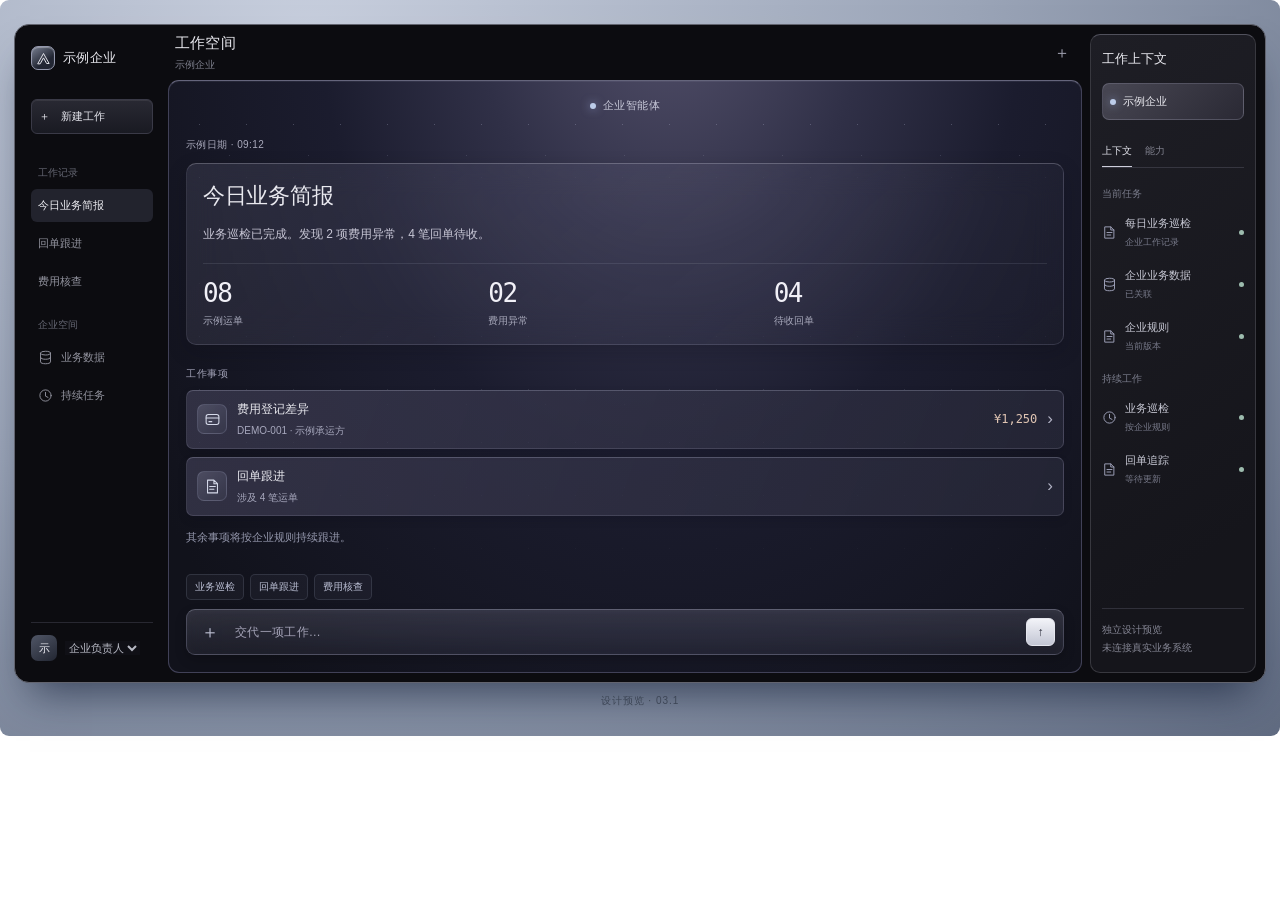
<file: logistics-ai-workspace/index.html>
<!doctype html>
<html lang="zh-CN">
<head>
<meta charset="utf-8">
<meta name="viewport" content="width=device-width, initial-scale=1">
<title>工作空间 · 03.1</title>
<style>
*{box-sizing:border-box}body{margin:0;color:#e9e9ef;font:12px -apple-system,BlinkMacSystemFont,"PingFang SC","Microsoft YaHei",sans-serif;-webkit-font-smoothing:antialiased}button,input,select{font:inherit;color:inherit}button{cursor:pointer}.desktop{background:radial-gradient(ellipse at 24% 5%,#c8cfde,#9ba5b8 48%,#606b81);padding:24px 14px 28px;border-radius:9px}.window{display:flex;gap:8px;padding:9px;background:#0c0c10;border:1px solid #62646f;border-radius:15px;box-shadow:0 25px 40px -16px #152039b0;min-height:565px}.left{width:136px;flex-shrink:0;padding:12px 7px;display:flex;flex-direction:column;gap:5px}.brand{display:flex;align-items:center;gap:8px;margin:0 0 24px;font-size:13px;font-weight:550;letter-spacing:.3px}.logo{width:24px;height:24px;border:1px solid #9498ad;border-radius:7px;display:grid;place-items:center;background:linear-gradient(145deg,#777e90,#222633 65%);box-shadow:inset 0 1px 1px #ffffff55}.logo svg{width:15px;height:15px}.left button{display:flex;gap:8px;align-items:center;text-align:left;border:0;background:none;padding:9px 7px;border-radius:6px;font-size:11px;color:#92939e}.left button:hover,.left button.active{background:#22232d;color:#eeeef3}.left button.new{border:1px solid #3a3a47;background:linear-gradient(#292933,#191a22);color:#e6e7ee;margin-bottom:12px;box-shadow:inset 0 1px 0 #ffffff12}.navlabel{color:#656773;font-size:10px;padding:15px 7px 4px}.left svg,.right svg,.composer svg{width:15px;height:15px;flex-shrink:0}.profile{margin-top:auto;padding-top:12px;border-top:1px solid #282831;display:flex;align-items:center;gap:8px}.avatar{width:26px;height:26px;border-radius:7px;background:linear-gradient(145deg,#505666,#222632);display:grid;place-items:center;font-size:11px}.profile select{border:0;background:#101016;color:#b8bac5;font-size:11px;max-width:91px}.center{min-width:0;flex:1;display:flex;flex-direction:column}.top{height:46px;display:flex;align-items:center;gap:9px;padding:0 7px 8px}.top h1{font-size:15px;font-weight:500;margin:0;letter-spacing:.2px}.top small{font-size:10px;color:#7c7e8b;display:block;margin-top:5px}.grow{flex:1}.top button{border:0;background:none;color:#9e9fae;padding:5px;font-size:16px}.canvas{flex:1;min-height:490px;display:flex;flex-direction:column;position:relative;isolation:isolate;overflow:hidden;padding:17px;border-radius:11px;border:1px solid #414157;border-top-color:#65657c;background:radial-gradient(ellipse at 55% -18%,#56536e,#303047 28%,#1b1c2e 50%,#11121b 90%);box-shadow:inset 0 1px 0 #d6d4ef12}.canvas:before{content:"";position:absolute;inset:0;z-index:-1;background-image:radial-gradient(circle,#c5c9e14a .5px,transparent 1px),radial-gradient(circle,#b1b6cf38 .5px,transparent 1px);background-size:47px 53px,79px 83px;background-position:7px 17px,21px 33px;mask-image:linear-gradient(#000,transparent 90%)}.agent{display:flex;justify-content:center;align-items:center;gap:7px;color:#c6c7d7;font-size:11px;letter-spacing:.4px;margin-bottom:25px}.light{height:6px;width:6px;border-radius:50%;background:#bccce9;box-shadow:0 0 10px #b0c7ff99;flex-shrink:0}.time{font-size:10px;color:#aaaabc;margin:0 0 11px;font-weight:400;letter-spacing:.4px}.glass{border:1px solid #c9c7df27;border-top-color:#d3d1e049;background:linear-gradient(140deg,#9291af29,#8d8da209);border-radius:10px;backdrop-filter:blur(16px);box-shadow:0 7px 20px #08091433;padding:16px}.glass h2{margin:0 0 11px;font-size:22px;font-weight:450;letter-spacing:-.3px;line-height:1.45}.glass p{font-size:12px;line-height:1.9;color:#c7c6d5;margin:0 0 17px}.numbers{border-top:1px solid #ccd0e11d;padding-top:14px;display:flex;gap:12px}.numbers>div{flex:1;min-width:0}.numbers strong{display:block;color:#f1f0f7;font:400 26px ui-monospace,SFMono-Regular,Menlo,monospace;letter-spacing:-1.5px}.numbers small{display:block;margin-top:6px;color:#a8a9bb;font-size:10px}.itemslabel{font-size:10px;letter-spacing:.5px;color:#a3a3b8;margin:22px 0 9px}.item{display:flex;align-items:center;gap:10px;width:100%;text-align:left;border:1px solid #babbd42a;border-top-color:#b7bad34a;border-radius:7px;background:linear-gradient(110deg,#48465f91,#292a3bb8);box-shadow:0 4px 9px #08081522;padding:10px;margin-bottom:8px}.item:hover{border-color:#a7abc878;background:#41425b}.itemicon{width:30px;height:30px;flex-shrink:0;display:grid;place-items:center;border:1px solid #a3a8c436;border-radius:7px;background:linear-gradient(140deg,#9b9eb943,#45485d40);color:#d5d9e9}.itemicon svg{width:17px;height:17px}.item b{font-size:12px;font-weight:500}.item small{display:block;font-size:10px;line-height:1.5;margin-top:5px;color:#a6a7bc}.amount{font:12px ui-monospace,SFMono-Regular,monospace;color:#e0c5b3;white-space:nowrap}.arrow{font-size:17px;color:#b2b3c5}.note{font-size:11px;color:#9497ac;line-height:1.8;margin:12px 0 15px}.bottom{margin-top:auto;padding-top:12px}.chips{display:flex;gap:6px;flex-wrap:wrap;margin-bottom:9px}.chips button{font-size:10px;color:#babed3;background:#bac3dc0c;border:1px solid #a2abc12c;border-radius:5px;padding:5px 8px}.chips button:hover{background:#b5bdd22d}.composer{display:flex;gap:8px;align-items:center;border:1px solid #a2a3bd49;border-top-color:#c5c5dc60;border-radius:9px;background:linear-gradient(#b5b5d12e,#8e91b019);backdrop-filter:blur(20px);padding:8px;box-shadow:inset 0 1px 8px #ffffff09,0 5px 12px #0003}.composer input{background:none;border:0;outline:none;width:100%;min-width:0;font-size:12px;letter-spacing:.3px}.composer input::placeholder{color:#a3a2b6}.add{border:0;background:none;color:#b8bbce;font-size:18px}.send{width:29px;height:28px;flex-shrink:0;display:grid;place-items:center;border:1px solid #e5e6ee;background:linear-gradient(#f2f3f8,#c3c6d4);border-radius:6px;color:#292b39}.right{width:166px;flex-shrink:0;padding:15px 11px;border:1px solid #38383f;border-top-color:#51515c;background:linear-gradient(145deg,#1e1e25,#15151b 80%);border-radius:10px;display:flex;flex-direction:column}.right h3{font-size:13px;font-weight:500;margin:0 0 15px}.module{display:flex;align-items:center;gap:7px;background:linear-gradient(135deg,#484753,#2a2934);border:1px solid #a9aac142;border-radius:7px;padding:10px 7px;font-size:11px}.tabs{display:flex;gap:13px;border-bottom:1px solid #363640;margin:16px 0 19px}.tabs button{padding:8px 0;border:0;border-bottom:1px solid transparent;background:none;color:#81828f;font-size:10px}.tabs button.active{border-color:#cdcedb;color:#e4e5ee}.group{color:#797b8a;font-size:10px;margin-bottom:15px}.tool{display:flex;align-items:center;gap:8px;margin-bottom:19px;font-size:11px;color:#c7c8d4}.tool svg{color:#a1a4bb}.tool small{display:block;font-size:9px;color:#777989;margin-top:5px}.dot{height:5px;width:5px;border-radius:50%;background:#9dbcae;margin-left:auto;flex-shrink:0}.dot.off{background:#62616e}.foot{margin-top:auto;border-top:1px solid #30303a;padding-top:12px;color:#848593;font-size:10px;line-height:1.8}.back{background:none;border:0;color:#bcbfd5;font-size:11px;padding:0 0 15px}.field{display:flex;justify-content:space-between;gap:8px;padding:11px 0;border-bottom:1px solid #ccd0e11b;font-size:11px}.field span:first-child{color:#a8a9bf}.primary{width:100%;margin-top:18px;border:1px solid #ced1e6;border-radius:6px;background:linear-gradient(#e6e8f3,#b9bfd6);color:#292b3b;padding:9px;font-weight:500}.reply{font-size:11px;line-height:1.8;padding:12px 0;color:#c9cadb}.mobile{display:none}.caption{text-align:center;color:#3d4656;font-size:10px;margin-top:11px;letter-spacing:1px}
@media(max-width:720px){.left{width:112px;padding-left:3px;padding-right:3px}.right{width:135px;padding-left:9px;padding-right:9px}.desktop{padding:14px 8px 12px}.canvas{padding:12px}.glass{padding:13px}.numbers strong{font-size:22px}.glass h2{font-size:20px}}
@media(max-width:560px){.left,.right{display:none}.window.showleft .left,.window.showright .right{display:flex;width:100%;min-height:490px}.window.showleft .center,.window.showright .center{display:none}.mobile{display:flex;gap:6px}.mobile button{font-size:10px}.canvas{padding:15px}.desktop{padding:12px 9px}.window{min-height:530px}.glass h2{font-size:23px}.numbers strong{font-size:25px}}
</style></head><body>
<div class="desktop"><div class="window" id="win">
<aside class="left" id="left"></aside>
<main class="center"><div class="top"><div><h1 id="title">工作空间</h1><small>示例企业</small></div><div class="grow"></div><div class="mobile"><button onclick="pane('left')">工作记录</button><button onclick="pane('right')">上下文</button></div><button onclick="go('new')" aria-label="新建工作">＋</button></div>
<div class="canvas"><div class="agent"><span class="light"></span>企业智能体</div><div id="scene"></div><div class="bottom"><div class="chips" id="chips"></div><form class="composer" onsubmit="ask(event)"><button class="add" type="button" onclick="document.getElementById('attach').click()" aria-label="添加附件">＋</button><input type="file" id="attach" hidden onchange="document.getElementById('prompt').placeholder=this.files[0]?'已选择：'+this.files[0].name:'交代一项工作…'"><input id="prompt" placeholder="交代一项工作…" aria-label="工作指令"><button class="send" aria-label="发送">↑</button></form></div></div></main>
<aside class="right" id="right"></aside>
</div><div class="caption">设计预览 · 03.1</div></div>
<script>
const paths={logo:'<path d="m3 20 9-16 9 16h-4l-5-9-5 9z"/>',file:'<path d="M5 3h9l5 5v13H5zM14 3v5h5M8 12h8M8 16h6"/>',money:'<rect x="3" y="5" width="18" height="14" rx="3"/><path d="M3 10h18M7 15h4"/>',clock:'<circle cx="12" cy="12" r="9"/><path d="M12 7v6l4 2"/>',data:'<ellipse cx="12" cy="5" rx="8" ry="3"/><path d="M4 5v14c0 4 16 4 16 0V5M4 12c0 4 16 4 16 0"/>',chat:'<path d="M3 4h18v13H9l-6 4z"/>'};
function ic(k){return '<svg viewBox="0 0 24 24" fill="none" stroke="currentColor" stroke-width="1.5" stroke-linejoin="round" stroke-linecap="round">'+paths[k]+'</svg>'}
let role='owner',view='daily',tab='context',tracked=false;
function pane(p){document.getElementById('win').className='window'+(p?' show'+p:'')}
function nav(){document.getElementById('left').innerHTML='<div class="brand"><span class="logo">'+ic('logo')+'</span>示例企业</div><button class="new" onclick="go(\'new\')">＋　新建工作</button><div class="navlabel">工作记录</div><button class="'+(view==='daily'?'active':'')+'" onclick="go(\'daily\')">今日业务简报</button><button class="'+(view==='paper'?'active':'')+'" onclick="go(\'paper\')">回单跟进</button>'+(role!=='employee'?'<button class="'+(view==='fee'?'active':'')+'" onclick="go(\'fee\')">费用核查</button>':'')+'<div class="navlabel">企业空间</div><button onclick="go(\'data\')">'+ic('data')+'业务数据</button><button onclick="go(\'paper\')">'+ic('clock')+'持续任务</button><div class="profile"><div class="avatar">示</div><select id="roles" aria-label="切换角色"><option value="owner">企业负责人</option><option value="manager">调度管理</option><option value="employee">业务员工</option></select></div><div class="mobile"><button onclick="pane(\'\')">返回工作空间</button></div>';let r=document.getElementById('roles');r.value=role;r.onchange=e=>{role=e.target.value;go('daily')}}
function tool(k,t,s,on=true){return '<div class="tool">'+ic(k)+'<div>'+t+'<small>'+s+'</small></div><span class="dot '+(on?'':'off')+'"></span></div>'}
function right(){document.getElementById('right').innerHTML='<h3>工作上下文</h3><div class="module"><span class="light"></span> 示例企业</div><div class="tabs"><button class="'+(tab==='context'?'active':'')+'" onclick="setTab(\'context\')">上下文</button><button class="'+(tab==='tools'?'active':'')+'" onclick="setTab(\'tools\')">能力</button></div>'+(tab==='context'?'<div class="group">当前任务</div>'+tool('file',view==='daily'?'每日业务巡检':view==='fee'?'费用核查':view==='paper'?'回单跟进':'企业业务','企业工作记录')+tool('data','企业业务数据','已关联')+tool('file','企业规则','当前版本')+'<div class="group">持续工作</div>'+tool('clock','业务巡检','按企业规则')+tool('file','回单追踪','等待更新'):'<div class="group">可用能力</div>'+tool('data','运单查询','业务数据')+tool('file','回单管理','持续跟进')+(role!=='employee'?tool('money','财务核查','授权处理'):'')+tool('clock','定时巡检','企业配置')+tool('chat','微信通知','未接入',false))+'<div class="foot">独立设计预览<br>未连接真实业务系统</div><div class="mobile"><button class="back" onclick="pane(\'\')">返回工作空间</button></div>'}
function setTab(t){tab=t;right()}
function item(k,t,s,v,a=''){return '<button class="item" onclick="go(\''+v+'\')"><span class="itemicon">'+ic(k)+'</span><div class="grow"><b>'+t+'</b><small>'+s+'</small></div><span class="amount">'+a+'</span><span class="arrow">›</span></button>'}
function daily(){return '<div class="time">示例日期 · 09:12</div><div class="glass"><h2>今日业务简报</h2><p>业务巡检已完成。'+(role==='employee'?'有 4 笔回单需要持续跟进。':'发现 2 项费用异常，4 笔回单待收。')+'</p><div class="numbers">'+(role==='employee'?'':'<div><strong>08</strong><small>示例运单</small></div><div><strong>02</strong><small>费用异常</small></div>')+'<div><strong>04</strong><small>待收回单</small></div></div></div><div class="itemslabel">工作事项</div>'+(role!=='employee'?item('money','费用登记差异','DEMO-001 · 示例承运方','fee','¥1,250'):'')+item('file','回单跟进',tracked?'已安排跟进（演示）':'涉及 4 笔运单','paper')+'<p class="note">其余事项将按企业规则持续跟进。</p>'}
function field(k,v){return '<div class="field"><span>'+k+'</span><span>'+v+'</span></div>'}
function detail(){let f=view==='fee';return '<button class="back" onclick="go(\'daily\')">‹ 今日业务简报</button><div class="glass"><h2>'+(f?'费用未落账':'回单未收')+'</h2><p>'+(f?'运单登记金额与费用记录不一致。需核实原始凭证。':'纸质签收回单尚未收齐。可安排持续跟进。')+'</p>'+field('运单编号',f?'DEMO-001':'DEMO-002')+field('相关方',f?'示例承运方':'示例目的地 · 收货方')+(f?field('登记金额','¥1,250.00'):'')+field('事项来源','业务巡检')+'<button class="primary" onclick="handle()">'+(f?'查看处理方案':'安排跟进')+'</button><div id="feedback" class="reply"></div></div>'}
function handle(){if(view==='paper'){tracked=true;document.getElementById('feedback').textContent='已模拟安排跟进，未发送通知。'}else document.getElementById('feedback').textContent='建议核对原始费用凭证。正式系统将通过财务确认流程提交处理。'}
function go(v){if(v==='fee'&&role==='employee')v='daily';view=v;pane('');render()}
function render(){nav();right();document.getElementById('title').textContent={daily:'工作空间',fee:'费用核查',paper:'回单跟进',new:'新建工作',data:'业务数据'}[view];document.getElementById('scene').innerHTML=view==='daily'?daily():view==='fee'||view==='paper'?detail():view==='data'?'<div class="glass"><h2>运单记录</h2>'+(role==='employee'?'':field('DEMO-001','示例货物 · 示例承运方'))+field('DEMO-002','示例货物 · 示例目的地')+'</div>':'<div style="padding:58px 0;text-align:center"><h2 style="font-size:24px;font-weight:400;letter-spacing:-.5px">今天，需要处理什么？</h2><p class="note">查询、分析，或安排一项工作。</p></div>';document.getElementById('chips').innerHTML='<button onclick="fillPrompt(\'检查运单异常\')">业务巡检</button><button onclick="fillPrompt(\'跟进回单\')">回单跟进</button>'+(role==='employee'?'':'<button onclick="fillPrompt(\'核查费用差异\')">费用核查</button>')}
function fillPrompt(s){let p=document.getElementById('prompt');p.value=s;p.focus()}
function ask(e){e.preventDefault();let p=document.getElementById('prompt');if(!p.value.trim())return;let n=document.createElement('div');n.className='reply';n.textContent='已接收演示指令：'+p.value+'。未调用真实 Agent。';document.getElementById('scene').appendChild(n);p.value=''}
render();
</script>
</body></html>
</file>
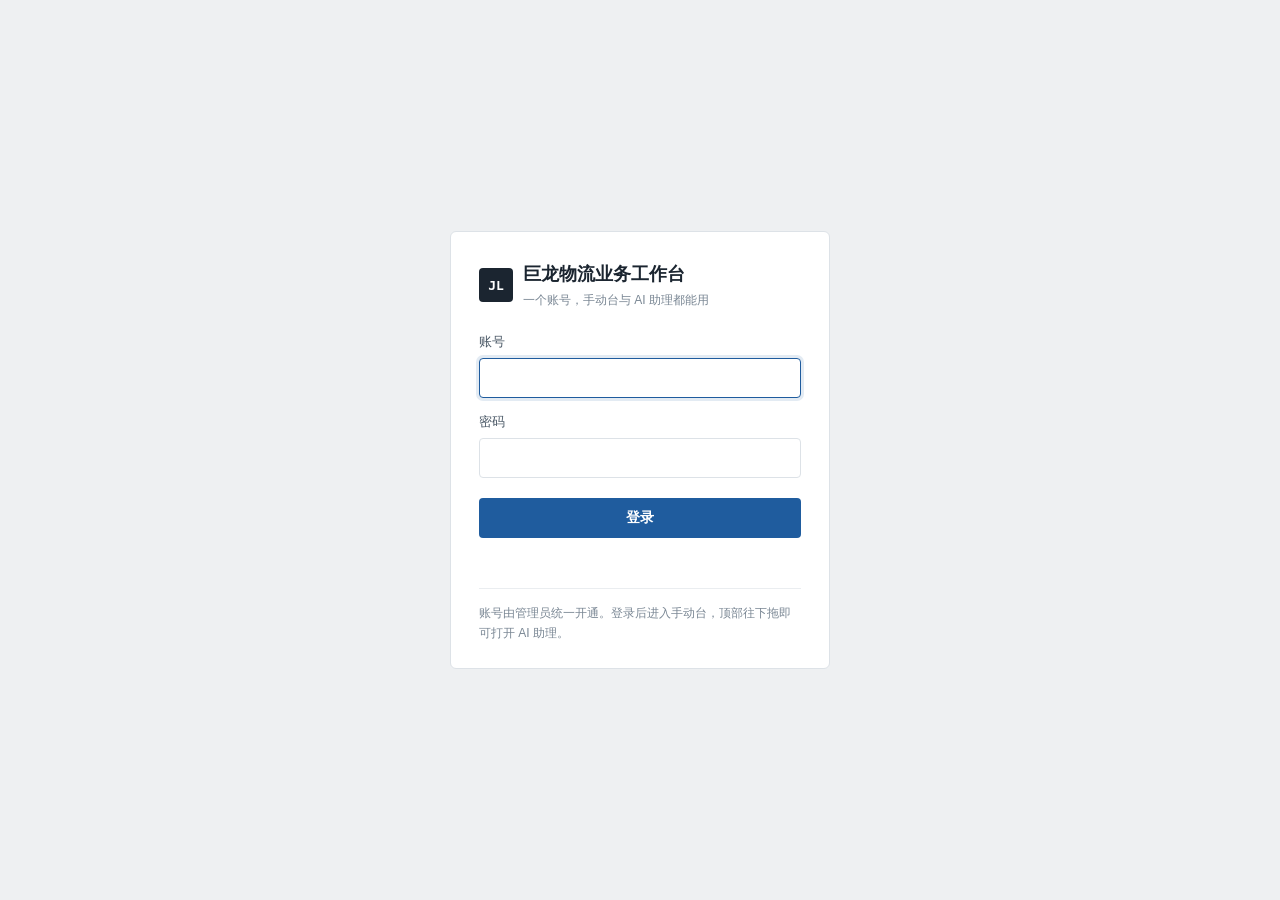
<file: logistics-ai-backend/frontend/login.html>
<!doctype html>
<html lang="zh-CN">
<head>
<meta charset="utf-8">
<meta name="viewport" content="width=device-width, initial-scale=1">
<title>巨龙物流 · 业务工作台</title>
<style>
  *{box-sizing:border-box}
  body{margin:0;min-height:100vh;display:grid;place-items:center;background:#eef0f2;color:#1b2530;
       font:14px/1.6 "PingFang SC","Microsoft YaHei",-apple-system,sans-serif}
  .card{width:min(380px,calc(100% - 32px));background:#fff;border:1px solid #dde2e7;border-radius:6px;padding:28px 28px 24px}
  .brand{display:flex;align-items:center;gap:10px;margin-bottom:22px}
  .sign{width:34px;height:34px;border-radius:4px;background:#1b2530;color:#fff;display:grid;place-items:center;
        font:600 13px/1 ui-monospace,Menlo,monospace}
  h1{font-size:18px;font-weight:600;margin:0}
  .sub{font-size:12px;color:#7a8794;margin:2px 0 0}
  label{display:block;font-size:13px;color:#4a5866;margin:14px 0 5px}
  input{width:100%;height:40px;padding:0 11px;border:1px solid #dde2e7;border-radius:4px;background:#fff;
        color:#1b2530;font-size:14px;outline:0}
  input:focus{border-color:#1f5c9e;box-shadow:0 0 0 3px rgba(31,92,158,.12)}
  button{width:100%;height:40px;margin-top:20px;border:0;border-radius:4px;background:#1f5c9e;color:#fff;
         font-size:14px;font-weight:600;cursor:pointer}
  button:hover{background:#174a80}
  button:disabled{opacity:.6;cursor:default}
  .err{margin-top:12px;font-size:13px;color:#b03a2e;min-height:20px}
  .tip{margin-top:18px;padding-top:14px;border-top:1px solid #eaedf0;font-size:12px;color:#7a8794;line-height:1.7}
</style>
</head>
<body>
<form class="card" id="f" autocomplete="on">
  <div class="brand"><div class="sign">JL</div><div><h1>巨龙物流业务工作台</h1><div class="sub">一个账号，手动台与 AI 助理都能用</div></div></div>
  <label for="u">账号</label>
  <input id="u" name="username" autocomplete="username" required autofocus>
  <label for="p">密码</label>
  <input id="p" name="password" type="password" autocomplete="current-password" required>
  <button type="submit" id="b">登录</button>
  <div class="err" id="e" role="status"></div>
  <div class="tip">账号由管理员统一开通。登录后进入手动台，顶部往下拖即可打开 AI 助理。</div>
</form>
<script>
(function(){
  var f=document.getElementById('f'), b=document.getElementById('b'), e=document.getElementById('e');
  f.addEventListener('submit',function(ev){
    ev.preventDefault(); e.textContent=''; b.disabled=true; b.textContent='登录中…';
    fetch('/api/login'+location.search,{method:'POST',headers:{'Content-Type':'application/json'},
      body:JSON.stringify({username:document.getElementById('u').value.trim(),
                           password:document.getElementById('p').value})})
      .then(function(r){return r.json().then(function(d){return {ok:r.ok,d:d}})})
      .then(function(x){
        if(x.ok){location.href='/manual-v9';return}
        e.textContent='账号或密码不对，请重试。'; b.disabled=false; b.textContent='登录';
      })
      .catch(function(){e.textContent='连不上服务，请稍后重试。'; b.disabled=false; b.textContent='登录'});
  });
})();
</script>
</body>
</html>
</file>
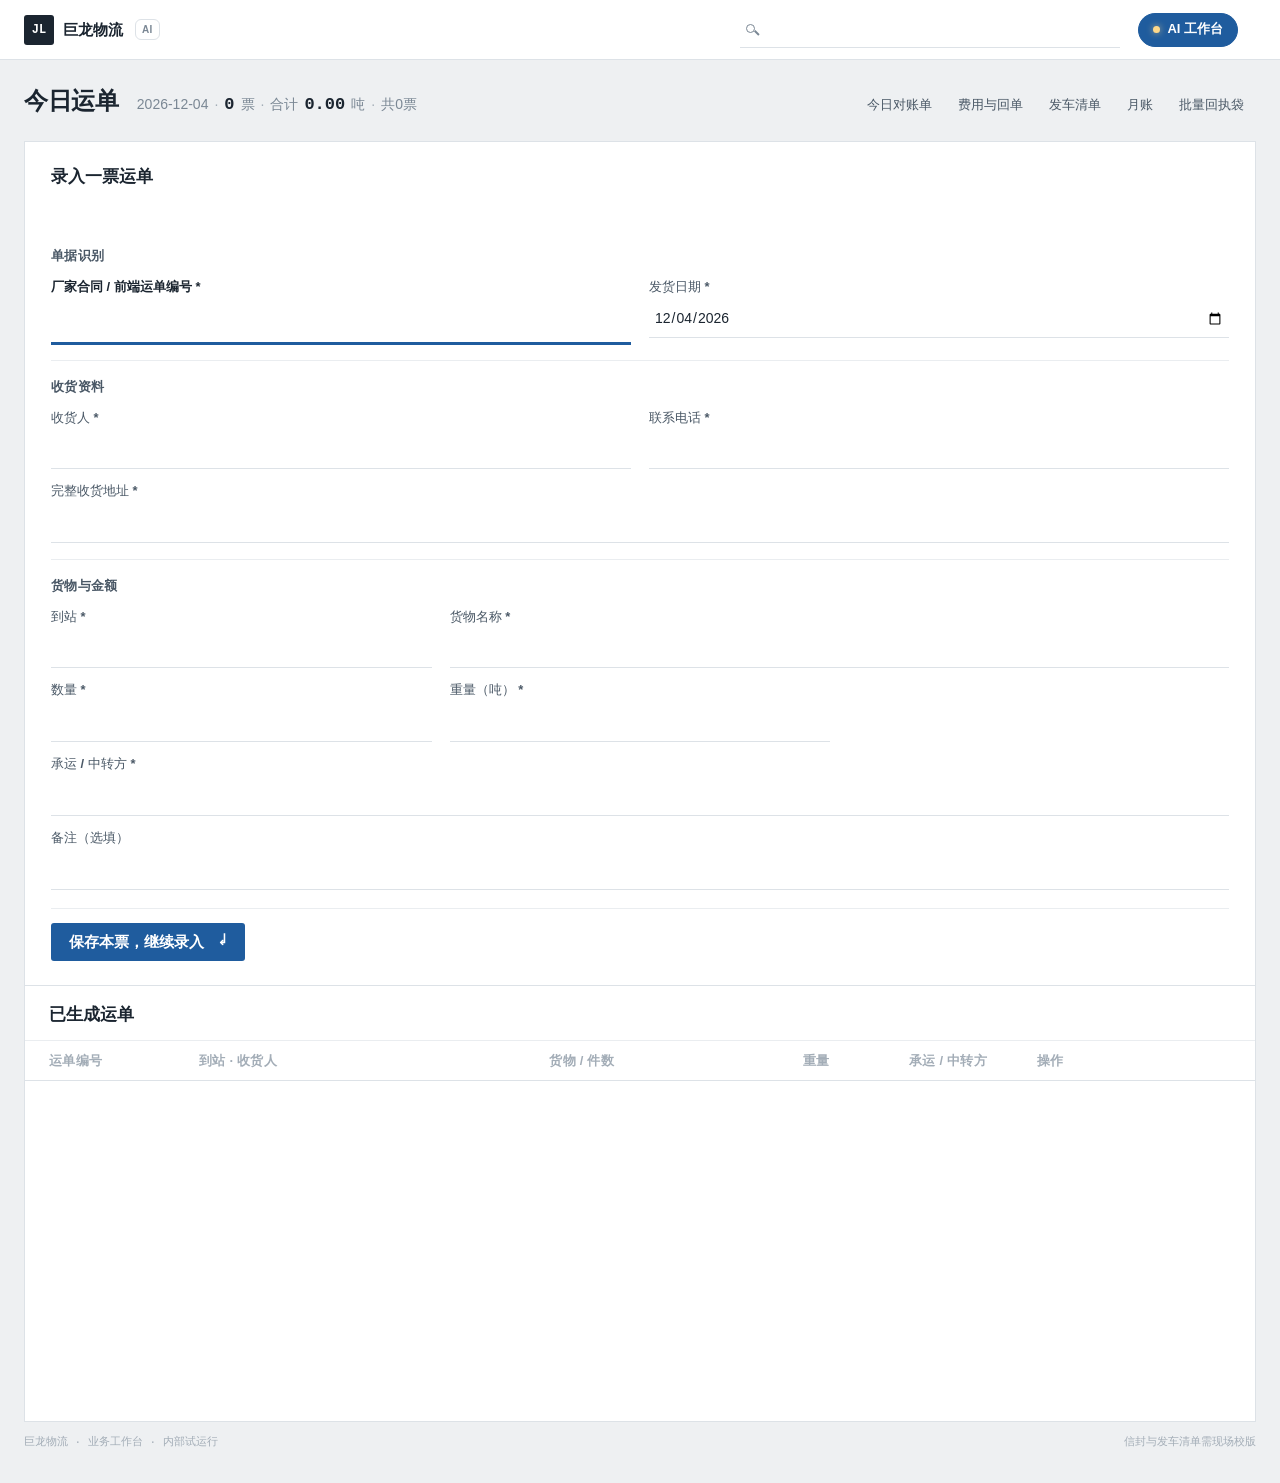
<file: logistics-ai-backend/manual_v9/workbench.html>
<!doctype html>
<html lang="zh-CN">
<head>
<meta charset="utf-8" />
<meta name="viewport" content="width=device-width, initial-scale=1, viewport-fit=cover" />
<meta name="theme-color" content="#eef0f2" id="jl-theme-color" />
<title>巨龙物流｜前端业务工作台 · 离线原型</title>
<style>

/* 巨龙物流 · 前端业务工作台
   主界面＝录入 + 运单列表；其余产物全是运单的派生视图，点开才出现。
   运单是唯一主记录：产物不存副本、不单独编辑、不单独删除，改内容只走编辑运单。 */

:root{
  --bg:#eef0f2; --paper:#ffffff;
  --ink:#1b2530; --ink-2:#4a5866; --ink-3:#7a8794; --ink-4:#a3adb7;
  --line:#dde2e7; --line-soft:#eaedf0; --line-strong:#c9d1d9;
  --accent:#1f5c9e; --accent-deep:#174a80;
  --focus:rgba(31,92,158,.16); --danger:#b03a2e;
  --r:3px;
  --font:"PingFang SC","Hiragino Sans GB","Microsoft YaHei",-apple-system,BlinkMacSystemFont,sans-serif;
  --mono:ui-monospace,"SF Mono",Menlo,Consolas,monospace;
}
*,*::before,*::after{box-sizing:border-box}
html{scroll-behavior:smooth}
body{margin:0;background:var(--bg);color:var(--ink);font:13px/1.5 var(--font);-webkit-font-smoothing:antialiased;font-variant-numeric:tabular-nums}
button,input,textarea,select{font:inherit}
button{cursor:pointer;transition:background-color .12s,color .12s}
button:disabled{cursor:not-allowed;opacity:.5}
button:focus-visible,input:focus-visible,textarea:focus-visible,select:focus-visible,summary:focus-visible{outline:2px solid var(--accent);outline-offset:1px}
input,select,textarea{font-variant-numeric:tabular-nums}
h1,h2,h3,p{margin:0}
::selection{background:#e3edf7}
[hidden]{display:none!important}
.legacy-only{display:none!important}

.shell{max-width:1500px;margin:auto;padding:0 24px 20px}
.topbar{height:52px;display:flex;align-items:center;gap:18px;background:var(--paper);margin:0 -24px;padding:0 24px;border-bottom:1px solid var(--line)}
.brand{display:flex;align-items:center;gap:9px;flex:none}
.brand-sign{width:26px;height:26px;border-radius:var(--r);background:var(--ink);color:#fff;display:grid;place-items:center;font:600 11px/1 var(--mono)}
.brand-name{font-size:13px;font-weight:650;line-height:1.2}
.brand-meta{font-size:11px;color:var(--ink-3);line-height:1.2;margin-top:1px}
.top-spacer{flex:1}
.top-note{font-size:11px;color:var(--ink-3);white-space:nowrap;flex:none}
.top-note+.top-note{border-left:1px solid var(--line);padding-left:12px}
.top-status{display:flex;align-items:center;gap:12px;flex:none}

.global-search{position:relative;width:min(340px,32vw);flex:none}
.global-search label{position:absolute;width:1px;height:1px;overflow:hidden;clip:rect(0 0 0 0)}
.global-search input{width:100%;height:30px;border:0;border-bottom:1px solid var(--line);border-radius:0;background:transparent;padding:0 6px 0 24px;font-size:12px;color:var(--ink);outline:0}
.global-search input:focus{border-bottom-color:var(--accent);box-shadow:0 1px 0 var(--accent)}
.global-search input::placeholder{color:var(--ink-4)}
.global-search::before{content:"";position:absolute;left:6px;top:9px;width:8px;height:8px;border:1.5px solid var(--ink-3);border-radius:50%;pointer-events:none}
.global-search::after{content:"";position:absolute;left:13px;top:16px;width:5px;height:1.5px;background:var(--ink-3);transform:rotate(45deg);pointer-events:none}
.search-result{position:absolute;top:calc(100% + 4px);left:0;right:0;z-index:160;background:var(--paper);border:1px solid var(--line-strong);border-radius:var(--r);max-height:340px;overflow:auto;padding:4px}
.search-head{padding:6px 8px;font-size:11px;color:var(--ink-3);border-bottom:1px solid var(--line-soft)}
.search-row{display:grid;grid-template-columns:96px minmax(0,1fr) 84px;gap:8px;width:100%;text-align:left;border:0;background:transparent;padding:7px 8px;border-radius:var(--r);color:var(--ink);font-size:12px}
.search-row:hover{background:var(--line-soft)}
.search-row b{font:600 12px/1.3 var(--mono)}
.search-row span{overflow:hidden;text-overflow:ellipsis;white-space:nowrap;color:var(--ink-2)}
.search-row small{font:400 11px/1.3 var(--mono);color:var(--ink-3);text-align:right}
.search-empty{padding:12px 10px;color:var(--ink-3);font-size:12px;line-height:1.6}

.page-head{display:flex;align-items:baseline;flex-wrap:wrap;gap:10px 18px;padding:20px 0 18px}
.page-title{display:flex;align-items:baseline;gap:12px;min-width:0}
.page-title h1{font-size:20px;font-weight:650;letter-spacing:-.3px}
.page-title p{font-size:12px;color:var(--ink-3)}
.progress{display:flex;align-items:baseline;gap:6px;font-size:12px;color:var(--ink-3);white-space:nowrap}
.progress b{font:650 14px/1 var(--mono);color:var(--ink)}
.progress .dot-sep{color:var(--ink-4)}
.actions{display:flex;gap:2px;flex-wrap:wrap;margin-left:auto}

.btn{display:inline-flex;align-items:center;justify-content:center;gap:5px;height:28px;padding:0 10px;border:1px solid transparent;border-radius:var(--r);background:transparent;color:var(--ink-2);font-size:12px;font-weight:500;white-space:nowrap}
.btn:hover{background:var(--line-soft);color:var(--ink)}
.btn-primary,.primary{background:var(--accent);border:0;color:#fff;font-weight:600;height:32px;padding:0 15px;border-radius:var(--r)}
.btn-primary:hover,.primary:hover{background:var(--accent-deep);color:#fff}
.btn-sm{height:27px;padding:0 9px;font-size:11px}
.btn-quiet{color:var(--ink-3)}
.secondary{border:0;border-radius:var(--r);background:transparent;color:var(--ink-2);height:28px;padding:0 10px;font-size:12px;font-weight:500;white-space:nowrap}
.secondary:hover{background:var(--line-soft);color:var(--ink)}
.smallprimary{height:28px;font-size:11px;padding:0 10px}

.entry,.list-panel{background:var(--paper);border:1px solid var(--line)}
.entry{border-bottom:0;padding:20px 24px 22px}
.section-head{display:flex;align-items:baseline;justify-content:space-between;gap:12px;margin-bottom:16px}
.section-head h2{font-size:14px;font-weight:650}
.hint{font-size:11px;color:var(--ink-3);line-height:1.5}
.err{display:block;height:30px;padding:6px 10px;border-left:2px solid transparent;background:transparent;color:transparent;border-radius:0;margin-bottom:4px;font-size:12px;overflow:hidden;white-space:nowrap;text-overflow:ellipsis}
.err.show{background:transparent;border-left-color:var(--danger);color:var(--danger)}
.form-section+.form-section{margin-top:16px;padding-top:16px;border-top:1px solid var(--line-soft)}
.form-section-title{display:flex;align-items:center;gap:8px;margin-bottom:10px;font-size:11px;font-weight:650;color:var(--ink-2);letter-spacing:.02em}
.form-section-title .description{font-size:11px;font-weight:400;color:var(--ink-4);letter-spacing:0}
.fields{display:grid;grid-template-columns:repeat(6,minmax(0,1fr));column-gap:16px;row-gap:12px}
.field{display:flex;flex-direction:column;gap:4px;min-width:0;grid-column:span 3}
.field.half{grid-column:span 3}.field.third{grid-column:span 2}.field.two-thirds{grid-column:span 4}.field.full{grid-column:1/-1}
.field label{color:var(--ink-2);font-size:11px;font-weight:550;display:flex;justify-content:space-between;gap:6px;align-items:center;line-height:1.3}
.field label em{font-style:normal;font-size:11px;font-weight:400;color:var(--ink-4)}
.field input,.field select,.field textarea{width:100%;height:32px;border:0;border-bottom:1px solid var(--line);border-radius:0;background:transparent;padding:0 4px;color:var(--ink);outline:0;min-width:0;font-size:12px}
.field input::placeholder{color:var(--ink-4)}
.field input:hover,.field select:hover{border-bottom-color:var(--line-strong)}
.field input:focus,.field select:focus,.field textarea:focus{border-bottom-color:var(--accent);box-shadow:0 1px 0 var(--accent);background:transparent}
.field input:disabled{color:var(--ink-3);border-bottom-style:dashed}
.field textarea{min-height:58px;border:1px solid var(--line);padding:8px;resize:vertical;border-radius:var(--r)}
#number{height:36px;border-bottom:2px solid var(--ink);font:600 16px/1 var(--mono);letter-spacing:.09em}
#number::placeholder{font:400 12px/1 var(--font);letter-spacing:0;color:var(--ink-4)}
#number:focus{border-bottom-color:var(--accent)}
.field:has(#number) label{color:var(--ink);font-weight:650}
.lookup-wrap{position:relative}
.suggestions{position:absolute;top:calc(100% + 3px);left:0;right:0;z-index:60;max-height:220px;overflow:auto;background:var(--paper);border:1px solid var(--line-strong);border-radius:var(--r);padding:4px}
.suggestions button{width:100%;text-align:left;border:0;border-radius:var(--r);background:transparent;padding:7px 9px;color:var(--ink)}
.suggestions button:hover,.suggestions button.active{background:var(--line-soft)}
.suggestions strong{display:block;font-size:12px;font-weight:600}
.suggestions small{display:block;font-size:11px;color:var(--ink-3);white-space:nowrap;overflow:hidden;text-overflow:ellipsis;margin-top:2px}
.form-foot{border-top:1px solid var(--line-soft);margin-top:18px;padding-top:14px;display:flex;align-items:center;justify-content:space-between;gap:12px}
.form-foot small{font-size:11px;color:var(--ink-3)}
.foot-buttons{display:flex;gap:6px}

.list-panel{padding:0}
.list-panel .section-head{padding:16px 24px 12px;margin:0;border-bottom:1px solid var(--line-soft)}
.list-columns,.wb-row{display:grid;grid-template-columns:120px minmax(0,1.4fr) minmax(0,1fr) 80px 100px 170px;gap:12px;align-items:center;padding:0 24px}
.list-columns{height:32px;background:var(--paper);border-bottom:1px solid var(--line);font-size:11px;font-weight:650;color:var(--ink-4);letter-spacing:.02em}
.waybill-list{height:340px;overflow:auto}
.wb-row{height:44px;border-bottom:1px solid var(--line-soft);cursor:pointer;font-size:12px}
.wb-row:hover{background:#f7f9fb}
.wb-row:nth-child(even){background:#fbfcfd}
.wb-row:nth-child(even):hover{background:#f7f9fb}
.wb-row .wb-no{font:600 13px/1.3 var(--mono);color:var(--ink)}
.wb-row .wb-main,.wb-row .wb-cargo{overflow:hidden;text-overflow:ellipsis;white-space:nowrap;color:var(--ink-2)}
.wb-row .wb-num{font:500 12px/1.3 var(--mono);color:var(--ink-2);text-align:right}
.wb-row .wb-num.wb-route{font:400 12px/1.3 var(--font);text-align:left;overflow:hidden;text-overflow:ellipsis;white-space:nowrap}
.wb-row .wb-ops{display:flex;gap:2px;justify-content:flex-end}
.wb-row .wb-ops .btn{padding:0 7px;font-size:11px}
.wb-empty{padding:48px 24px;text-align:center;color:var(--ink-4);font-size:12px;line-height:1.7}

.demo-drawer{margin-top:12px;background:var(--paper);border:1px solid var(--line)}
.demo-drawer>summary{list-style:none;cursor:pointer;display:flex;align-items:center;gap:10px;padding:11px 24px;font-size:12px;font-weight:650;color:var(--ink-2)}
.demo-drawer>summary::-webkit-details-marker{display:none}
.demo-drawer>summary::before{content:"";width:0;height:0;border-left:5px solid var(--ink-3);border-top:4px solid transparent;border-bottom:4px solid transparent}
.demo-drawer[open]>summary::before{transform:rotate(90deg)}
.demo-drawer[open]>summary{border-bottom:1px solid var(--line-soft)}
.drawer-body{padding:16px 24px;display:grid;grid-template-columns:minmax(0,1fr) minmax(0,1fr);gap:24px}
.drawer-col{min-width:0}
.drawer-col h3{font-size:12px;font-weight:650;margin-bottom:8px}
.compact-note{font-size:11px;color:var(--ink-3);margin:0 0 10px;line-height:1.6}
#mock-message{width:100%;border:1px solid var(--line);border-radius:var(--r);padding:8px;font:400 12px/1.6 var(--mono);color:var(--ink);resize:vertical;min-height:56px}
#mock-message:focus{border-color:var(--accent);outline:0;box-shadow:0 0 0 2px var(--focus)}
.drawer-actions{display:flex;flex-wrap:wrap;gap:5px;margin-bottom:10px}
.capability-list{display:flex;flex-direction:column}
.capability{display:flex;align-items:center;justify-content:space-between;gap:8px;padding:6px 0;border-bottom:1px solid var(--line-soft);font-size:11px;color:var(--ink-2)}
.cap-off{font-size:11px;color:var(--ink-4);flex:none}
.status-card{border-top:1px solid var(--line-soft);padding:8px 0}
.step{display:flex;align-items:start;gap:8px;margin:7px 0}
.dot{width:6px;height:6px;background:var(--ink-3);border-radius:50%;margin-top:5px;flex:none}
.dot.dim{background:var(--ink-4)}
.step b{font-size:11px;font-weight:600;display:block}
.step span{font-size:11px;color:var(--ink-3);display:block;line-height:1.5}
.drawer-note{grid-column:1/-1;border-top:1px solid var(--line-soft);padding-top:10px;font-size:11px;color:var(--ink-3);line-height:1.6}
.footer{display:flex;justify-content:space-between;gap:12px;padding:12px 0;color:var(--ink-4);font:400 11px/1.5 var(--mono)}

.overlay{position:fixed;inset:0;z-index:150;display:flex}
.overlay-mask{position:absolute;inset:0;background:rgba(18,28,38,.5)}
.drawer{position:relative;margin-left:auto;width:min(520px,100%);height:100%;background:var(--paper);border-left:1px solid var(--line);display:flex;flex-direction:column}
.modal{position:relative;margin:auto;width:min(720px,calc(100% - 32px));max-height:min(88vh,900px);background:var(--paper);border:1px solid var(--line-strong);border-radius:var(--r);display:flex;flex-direction:column}
.modal-wide{width:min(980px,calc(100% - 32px))}
.overlay-head{display:flex;align-items:flex-start;justify-content:space-between;gap:16px;padding:16px 20px;border-bottom:1px solid var(--line);flex:none}
.eyebrow{display:block;font:600 11px/1.4 var(--mono);letter-spacing:.08em;color:var(--ink-3);margin-bottom:4px}
.overlay-head h2{font-size:17px;font-weight:650}
.overlay-body{padding:16px 20px;overflow:auto;flex:1;min-height:0}
.overlay-foot{display:flex;align-items:center;justify-content:space-between;gap:12px;padding:12px 20px;border-top:1px solid var(--line);flex:none}
.overlay-foot>div{display:flex;gap:6px}
.detail-grid{display:grid;grid-template-columns:1fr 1fr;gap:14px 20px}
.detail-grid .wide{grid-column:1/-1}
.detail-grid small{display:block;color:var(--ink-3);font-size:11px;margin-bottom:2px}
.detail-grid span{display:block;font-size:13px;font-weight:550;overflow-wrap:anywhere}
.detail-status{margin-top:18px;padding-top:14px;border-top:1px solid var(--line-soft)}
.detail-status h3{font-size:12px;font-weight:650;margin-bottom:8px}
.state-row{display:flex;justify-content:space-between;gap:10px;padding:6px 0;border-bottom:1px solid var(--line-soft);font-size:12px;color:var(--ink-2)}
.state-row span:last-child{color:var(--ink-4);font-size:11px}
.env-bar{display:flex;align-items:center;gap:10px;margin-bottom:14px;flex-wrap:wrap}
.env-bar label{font-size:11px;color:var(--ink-2)}
.env-bar select{height:30px;border:1px solid var(--line);border-radius:var(--r);background:var(--paper);padding:0 8px;font-size:12px;color:var(--ink)}
.env-stage{display:flex;align-items:center;justify-content:center;min-height:330px;background:var(--bg);border:1px solid var(--line);border-radius:var(--r);overflow:auto;padding:12px}
.env-stage .envelope-paper{transform:scale(.78);transform-origin:center center;flex:none}
.ledger-note{font-size:12px;color:var(--ink-3);line-height:1.6;margin-bottom:12px;padding-bottom:12px;border-bottom:1px solid var(--line-soft)}
.ledger-table{max-height:420px;overflow:auto}
.word-slot{max-height:460px;overflow:auto;border:1px solid var(--line-soft)}
.month-list{display:flex;flex-direction:column}
.month-row{display:flex;justify-content:space-between;gap:12px;padding:10px 0;border-bottom:1px solid var(--line-soft);font-size:12px;color:var(--ink-2)}
.month-row b{font:600 12px/1.4 var(--mono);color:var(--ink)}
.wb-row .wb-no small{display:block;font:400 10px/1.3 var(--font);color:var(--ink-3);margin-top:1px;letter-spacing:0}
.wb-row .wb-no small.unassigned{color:var(--ink-4)}
.msg-raw{font:400 12px/1.6 var(--mono);background:var(--bg);padding:10px 12px;border-radius:var(--r);word-break:break-all;margin-bottom:4px}
.msg-label{font-size:11px;font-weight:650;color:var(--ink-2);margin:14px 0 6px}
.msg-parse{display:grid;grid-template-columns:1fr 1fr;gap:8px 16px;font-size:12px;color:var(--ink-2)}
.msg-parse small{display:block;color:var(--ink-3);font-size:11px}
.msg-row{display:grid;grid-template-columns:100px 92px minmax(0,1fr);gap:10px;padding:8px 0;border-bottom:1px solid var(--line-soft);font-size:12px}
.msg-row b{font:600 12px/1.4 var(--mono)}
.msg-row .m-ok{color:var(--ink);font-weight:650}
.msg-row .m-dup{color:var(--ink-3)}
.msg-row span:last-child{color:var(--ink-2);overflow-wrap:anywhere}
.msg-summary{margin-top:14px;padding:12px;background:var(--bg);border-radius:var(--r);font-size:12px;line-height:1.7;color:var(--ink)}
.msg-summary b{font:650 14px/1.4 var(--mono);color:var(--ink)}
.msg-reject{color:var(--danger);font-weight:650}

.output-panel{font-size:12px}
.output-note{padding:14px;color:var(--ink-3);font-size:12px;line-height:1.6}
.output-head{display:flex;gap:12px;align-items:baseline;justify-content:space-between;background:transparent;border-bottom:1px solid var(--line);padding:8px 10px;font:400 11px/1.4 var(--mono);color:var(--ink-3)}
.output-head b{color:var(--ink);font:600 12px/1.4 var(--mono)}
.output-content{padding:12px 10px}
.output-grid{display:grid;grid-template-columns:repeat(3,minmax(0,1fr));gap:10px 14px}
.output-cell{min-width:0}
.output-cell.wide{grid-column:1/-1}
.output-cell small{display:block;color:var(--ink-4);font-size:11px}
.output-cell div{font-size:12px;font-weight:600;overflow-wrap:anywhere;margin-top:2px}
.preview-scroll{overflow:auto;max-height:300px}
.preview-table{border-collapse:collapse;white-space:nowrap;width:max-content;min-width:100%;font:400 11px/1.4 var(--mono)}
.preview-table th,.preview-table td{padding:7px 10px;border:0;border-bottom:1px solid var(--line-soft);text-align:left}
.preview-table th{background:transparent;color:var(--ink-3);font-weight:650;border-bottom:1px solid var(--line)}
.small-note{font-size:11px;color:var(--ink-3);padding:0 10px 10px;line-height:1.6}
.muted-warn{color:var(--ink-4)!important}
.records-head,.rec{display:grid;grid-template-columns:92px minmax(0,1fr) 62px;gap:8px;align-items:center;padding:0 10px;height:28px}
.records-head{font-size:11px;color:var(--ink-4)}
.records{min-height:40px}
.rec{font-size:12px;border-bottom:1px solid var(--line-soft)}
.rec b{font:600 12px/1.3 var(--mono)}
.empty{font-size:12px;color:var(--ink-4);padding:20px 10px}

.word-wrap{min-height:120px}
.word-empty{padding:44px 20px;text-align:center;color:var(--ink-3);font-size:12px;line-height:1.7}
.group-selector{display:flex;gap:4px;overflow:auto;padding:8px 12px;background:transparent;border-bottom:1px solid var(--line-soft)}
.group-selector button{border:0;border-bottom:2px solid transparent;padding:5px 9px;min-height:25px;border-radius:0;background:transparent;color:var(--ink-2);font:400 11px/1.3 var(--mono);white-space:nowrap}
.group-selector button:hover{background:var(--line-soft)}
.group-selector button.active{background:transparent;border-bottom-color:var(--ink);color:var(--ink);font-weight:650}
.word-meta{padding:7px 12px;color:var(--ink-3);font:400 11px/1.4 var(--mono);border-bottom:1px solid var(--line-soft)}
/* 发车清单：内容与列序按 26.10.30孙立伟车发车清单.xls 还原。
   纸面在浮层里按比例缩到可视宽度，真实的纸张/缩放/字号由导出的 .xlsx 决定。 */
.word-page{background:transparent;padding:10px 12px}
.word-paper{width:100%;max-width:980px;margin:0 auto;background:#fff;box-sizing:border-box;padding:14px 10px 16px;box-shadow:0 1px 10px rgba(20,35,50,.14)}
.word-sheet{width:100%;background:#fff;color:#000;font-family:"Microsoft YaHei","微软雅黑","PingFang SC",sans-serif;font-size:11px;line-height:1.2}
.word-table{border-collapse:collapse;width:100%;table-layout:fixed;font-size:11px;color:#000;font-weight:700}
.word-table td{border:1px solid #000;height:22px;padding:0 4px;text-align:center;vertical-align:middle;overflow:hidden;white-space:nowrap}
.word-table td.l{text-align:left}
.word-table td.nb{border:0}
.word-table td.lb{border:0;border-left:1px solid #000}
.word-table td.rb{border:0;border-right:1px solid #000}
.word-table td.tb{border:0;border-top:1px solid #000;font-size:12px}
.word-table td.ltb{border:0;border-left:1px solid #000;border-top:1px solid #000;font-size:12px}
.word-table td.rtb{border:0;border-right:1px solid #000;border-top:1px solid #000;font-size:12px}
.word-table td.titlebar{border:0;border-top:1px solid #000;border-left:1px solid #000;border-right:1px solid #000;font-size:12px;text-align:center}
.word-table th{display:none}
.word-title{display:none}
.word-download{display:flex;flex-wrap:wrap;align-items:center;gap:8px;padding:9px 12px;border-top:1px solid var(--line-soft)}
.word-hint{padding:0 12px 10px;color:var(--ink-4);font-size:11px;line-height:1.6}
.msg-error{color:var(--danger)!important;font-weight:600}

.envelope-backdrop{position:fixed;inset:0;z-index:170;background:rgba(18,28,38,.58);display:flex;align-items:center;justify-content:center;padding:16px}
.envelope-dialog{background:var(--paper);width:min(1140px,100%);max-height:min(92vh,960px);display:flex;flex-direction:column;border:1px solid var(--line-strong);border-radius:var(--r);overflow:hidden}
.env-dialog-head{padding:14px 20px;border-bottom:1px solid var(--line);display:flex;align-items:start;justify-content:space-between;gap:16px;flex:none}
.env-dialog-head h2{font-size:16px;font-weight:650;margin:0}
.env-dialog-head p{margin:4px 0 0;font-size:12px;color:var(--ink-3)}
.env-dialog-head .eyebrow{font:600 11px/1.4 var(--mono);letter-spacing:.08em;color:var(--ink-3);margin-bottom:4px}
.envelope-content{display:grid;grid-template-columns:270px minmax(0,1fr);min-height:0;overflow:auto;flex:1}
.envelope-picker{border-right:1px solid var(--line);padding:16px;display:flex;flex-direction:column;gap:10px;min-width:0}
.env-setting{display:flex;flex-direction:column;gap:4px}
.env-setting label{font-size:11px;font-weight:550;color:var(--ink-2)}
.env-setting input,.env-setting select{width:100%;height:30px;border:0;border-bottom:1px solid var(--line);border-radius:0;background:transparent;padding:0 4px;color:var(--ink);font-size:12px}
.env-custom{display:grid;grid-template-columns:1fr 1fr;gap:8px}
.env-list-title{display:flex;justify-content:space-between;align-items:baseline;gap:8px;padding-top:4px}
.env-list-title strong{font-size:12px;font-weight:650}
.env-list-title span{font:400 11px/1 var(--mono);color:var(--ink-3)}
.env-waybill-list{border:1px solid var(--line);border-radius:var(--r);min-height:120px;max-height:240px;overflow-y:auto}
.env-item{display:flex;align-items:center;gap:9px;border-bottom:1px solid var(--line-soft);padding:8px 9px;cursor:pointer;min-height:44px}
.env-item:last-child{border-bottom:0}
.env-item:hover,.env-item.active{background:var(--line-soft)}
.env-item input{width:15px;height:15px;accent-color:var(--ink);flex:none;margin:0}
.env-item .env-record{min-width:0;flex:1}
.env-item .env-record b{display:block;font:600 12px/1.4 var(--mono)}
.env-item .env-record small{display:block;color:var(--ink-3);font-size:11px;white-space:nowrap;overflow:hidden;text-overflow:ellipsis}
.env-pick-actions{display:flex;gap:6px}
.env-pick-actions button{flex:1}
.envelope-preview-pane{padding:16px 20px;display:flex;flex-direction:column;gap:10px;min-width:0;overflow:hidden;background:var(--bg)}
.env-preview-title{display:flex;align-items:baseline;justify-content:space-between;gap:15px}
.env-preview-title strong{font-size:12px;font-weight:650}
.env-preview-title span{font:400 11px/1.4 var(--mono);color:var(--ink-3)}
.env-preview-stage{display:flex;align-items:center;justify-content:center;position:relative;min-height:290px;max-width:100%;overflow:hidden;background:var(--paper);border:1px solid var(--line);border-radius:var(--r);padding:10px}
.env-print-tip{font-size:11px;color:var(--ink-3);line-height:1.6;margin:0}
.env-dialog-foot{display:flex;justify-content:space-between;align-items:center;gap:18px;border-top:1px solid var(--line);padding:12px 20px;flex:none}
.env-dialog-foot span{font-size:11px;color:var(--ink-3);line-height:1.5}
#print-root{display:none}
.toast{position:fixed;left:50%;bottom:20px;z-index:200;transform:translate(-50%,10px);opacity:0;pointer-events:none;background:var(--ink);color:#fff;border-radius:var(--r);padding:9px 14px;font-size:12px;transition:transform .18s,opacity .18s}
.toast.show{opacity:1;transform:translate(-50%,0)}

@media (max-width:1100px){
  .shell{padding:0 14px 20px}
  .topbar{margin:0 -14px;padding:0 14px}
  .list-columns,.wb-row{grid-template-columns:104px minmax(0,1.2fr) minmax(0,1fr) 70px 88px 150px;gap:8px;padding:0 16px}
  .entry{padding:18px 16px}
  .list-panel .section-head{padding:14px 16px 10px}
  .drawer-body{padding:14px 16px;gap:16px}
  .demo-drawer>summary{padding:10px 16px}
}
@media (max-width:820px){
  .page-head{gap:8px 12px}
  .actions{margin-left:0;width:100%}
  .list-columns,.wb-row{grid-template-columns:96px minmax(0,1fr) 70px 140px;gap:8px}
  .list-columns span:nth-child(3),.list-columns span:nth-child(5),.wb-row .wb-cargo,.wb-row .wb-num:nth-of-type(2){display:none}
  .drawer-body{grid-template-columns:1fr}
  .envelope-content{grid-template-columns:1fr}
  .envelope-picker{border-right:0;border-bottom:1px solid var(--line)}
}
@media (max-width:620px){
  .shell{padding:0 10px 20px}
  .topbar{margin:0 -10px;padding:8px 10px;height:auto;min-height:48px;flex-wrap:wrap;gap:8px}
  .global-search{width:100%;order:3}
  .top-spacer{display:none}
  .top-status{display:none}
  .page-title p,.hint{display:none}
  .page-title h1{font-size:17px}
  .fields{column-gap:10px}
  .field,.field.half,.field.third,.field.two-thirds{grid-column:1/-1}
  .field.mobile-half{grid-column:span 3}
  .form-foot{flex-direction:column;align-items:stretch}
  .foot-buttons{width:100%}
  .foot-buttons .btn-primary{flex:1}
  .list-columns,.wb-row{grid-template-columns:88px minmax(0,1fr) 110px;gap:6px;padding:0 12px}
  .list-columns span:nth-child(4),.list-columns span:nth-child(5),.wb-row .wb-num{display:none}
  .wb-row .wb-ops{gap:0}
  .wb-row .wb-ops .btn{padding:0 5px}
  .drawer{width:100%}
  .modal,.modal-wide{width:calc(100% - 20px)}
  .overlay-head,.overlay-body,.overlay-foot{padding-left:14px;padding-right:14px}
  .envelope-backdrop{padding:0}
  .envelope-dialog{height:100%;max-height:100vh;border-radius:0;border:0}
  .env-dialog-foot{flex-direction:column;align-items:stretch}
  .footer{flex-direction:column;gap:4px}
}
/* AI 操作记录（右上角入口 + 右侧滑出面板；实测版入口隐藏） */
.ai-entry{flex:none;background:var(--paper);border:1px solid var(--line-strong);border-radius:var(--r);padding:5px 10px;font-size:12px;color:var(--accent);white-space:nowrap}
.ai-entry:hover{background:#f2f7fc}
.ai-badge{display:inline-block;min-width:16px;padding:0 4px;margin-left:4px;background:var(--accent);color:#fff;border-radius:8px;font:500 11px/16px var(--mono);text-align:center}
.ai-drawer{width:min(500px,94vw)}
.ai-demo{margin:12px 18px 0;padding:9px 11px;border:1px solid #e6d2bf;background:#fdf7f1;color:#8a5a2b;font-size:11px;line-height:1.7;border-radius:var(--r)}
.ai-tools{padding:12px 18px 10px;border-bottom:1px solid var(--line-soft)}
.ai-stat{font-size:12px;color:var(--ink-2);margin-bottom:10px}
.ai-push-row{display:flex;flex-wrap:wrap;gap:8px;align-items:center}
.ai-push-row select,.ai-pick{height:30px;padding:0 8px;font-size:12px;border:1px solid var(--line);border-radius:var(--r);background:#fff;color:var(--ink);max-width:100%}
.ai-body{background:#fafbfc}
.ai-card{background:var(--paper);border:1px solid var(--line);border-left:3px solid var(--line-strong);border-radius:var(--r);padding:12px 14px;margin-bottom:10px}
.ai-card.green{border-left-color:#3b8a5f}
.ai-card.yellow{border-left-color:#c08a2e}
.ai-card.red{border-left-color:#b8544a}
.ai-head{display:flex;align-items:baseline;gap:10px;margin-bottom:7px}
.ai-score{font:500 20px/1 var(--mono);color:var(--ink)}
.ai-band{font-size:12px;font-weight:650;padding:2px 8px;border-radius:2px}
.ai-band.green{color:#2f6b4a;background:#eaf3ec}
.ai-band.yellow{color:#8a5a2b;background:#fdf3e3}
.ai-band.red{color:#a23e34;background:#fbedeb}
.ai-time{margin-left:auto;font:400 11px/1 var(--mono);color:var(--ink-4)}
.ai-cand{font:500 13px/1.5 var(--mono);color:var(--ink)}
.ai-raw{font-size:12px;color:var(--ink-2);line-height:1.7;margin:4px 0}
.ai-meta{font-size:11px;color:var(--ink-4);line-height:1.6}
.ai-reason{font-size:11px;color:var(--ink-3);margin-top:5px;line-height:1.6}
.ai-redline{font-size:11px;color:#a23e34;background:#fbedeb;padding:5px 8px;margin-top:6px;border-radius:2px;line-height:1.6}
.ai-reverted{font-size:11px;color:var(--ink-3);margin-top:6px}
.ai-acts{display:flex;flex-wrap:wrap;gap:6px;margin-top:10px;align-items:center}
.ai-acts .btn{padding:3px 9px;font-size:11px}
.ai-ev{margin-top:12px;padding:11px 12px;background:#f7f9fb;border:1px solid var(--line-soft);border-radius:var(--r)}
.ai-ev h4{font-size:12px;font-weight:650;margin:0 0 8px}
.ai-ev-raw{font-size:11px;color:var(--ink-2);line-height:1.7;margin-bottom:3px}
.ai-ev-row{display:flex;align-items:flex-start;gap:7px;padding:5px 0;border-bottom:1px solid var(--line-soft);font-size:11px;line-height:1.5}
.ai-ev-row:last-of-type{border-bottom:0}
.ai-ev-row .ai-mark{font:600 12px/1.4 var(--mono);flex:none}
.ai-ev-row.ok .ai-mark{color:#2f6b4a}
.ai-ev-row.no .ai-mark{color:#b8544a}
.ai-ev-row small{flex-basis:100%;color:var(--ink-4);font-size:11px;padding-left:19px}
.ai-ev-sum{font-size:11px;font-weight:650;color:var(--ink);margin-top:9px;line-height:1.6}
.ai-ev-note{font-size:11px;color:var(--ink-4);margin-top:6px;line-height:1.7}
@media (max-width:680px){.ai-entry{padding:4px 7px;font-size:11px}.ai-push-row select{width:100%}}
@media print{.ai-entry,.ai-drawer,.ai-demo{display:none!important}}
/* 钱和纸：货出门以后的费用、回单、账单差异、交付登记（点开才出现） */
.ops-tabs{display:flex;gap:0;border-bottom:1px solid var(--line);padding:0 18px;flex:none}
.ops-tabs button{background:none;border:0;border-bottom:2px solid transparent;padding:10px 14px;font-size:12px;color:var(--ink-3);margin-bottom:-1px}
.ops-tabs button:hover{color:var(--ink)}
.ops-tabs button.on{color:var(--accent);border-bottom-color:var(--accent);font-weight:650}
.ops-pane{min-height:180px}
.ops-note,.ops-hint{font-size:11px;color:var(--ink-3);line-height:1.7;margin:0 0 12px}
.ops-hint{padding:8px 10px;background:#f7f9fb;border-left:2px solid var(--line-strong)}
.ops-h3{font-size:12px;font-weight:650;color:var(--ink-2);margin:18px 0 8px;padding-bottom:6px;border-bottom:1px solid var(--line-soft)}
.ops-empty{font-size:12px;color:var(--ink-4);padding:10px 0;line-height:1.7}
.ops-form{display:grid;grid-template-columns:repeat(4,minmax(0,1fr));gap:10px;align-items:end;padding:12px;background:#fafbfc;border:1px solid var(--line-soft)}
.ops-field{display:flex;flex-direction:column;gap:4px;min-width:0}
.ops-field small{font-size:11px;color:var(--ink-3)}
.ops-field input,.ops-field select,.ops-pane textarea{width:100%;height:30px;padding:0 8px;font-size:12px;border:1px solid var(--line);border-radius:var(--r);background:#fff;color:var(--ink)}
.ops-pane textarea{height:auto;padding:8px;line-height:1.6;font-family:var(--mono);resize:vertical}
.ops-form>.btn{grid-column:span 4;justify-self:start}
.ops-row{display:flex;align-items:center;flex-wrap:wrap;gap:8px;padding:9px 0;border-bottom:1px solid var(--line-soft);font-size:12px}
.ops-row b{font:600 12px/1.3 var(--mono);color:var(--ink);min-width:74px}
.ops-row>span{color:var(--ink-2)}
.ops-row small{flex-basis:100%;color:var(--ink-4);font-size:11px;line-height:1.6}
.ops-row .btn{padding:3px 8px;font-size:11px}
.ops-row .btn.done{border-color:var(--line-strong);color:var(--ink-3)}
.ops-badge{font-size:11px;padding:2px 7px;border:1px solid var(--line);border-radius:2px;color:var(--ink-3);white-space:nowrap}
.ops-badge.ok{color:#2f6b4a;border-color:#cfe0d5;background:#f2f8f4}
.ops-badge.warn{color:#a4552c;border-color:#e6d2bf;background:#fdf7f1}
.ops-pick{display:grid;grid-template-columns:repeat(3,minmax(0,1fr));gap:6px;margin-bottom:12px}
.ops-check{font-size:12px;color:var(--ink-2);display:flex;align-items:center;gap:4px;min-width:0}
.ops-check input{flex:none}
@media (max-width:900px){.ops-form{grid-template-columns:repeat(2,minmax(0,1fr))}.ops-form>.btn{grid-column:span 2}.ops-pick{grid-template-columns:1fr}.ops-tabs{overflow-x:auto;padding:0 10px}.ops-tabs button{white-space:nowrap;padding:10px 9px}}
@media (prefers-reduced-motion:reduce){html{scroll-behavior:auto}*{animation:none!important;transition:none!important}}
@media print{
  .topbar,.page-head,.entry,.list-panel,.demo-drawer,.footer,.toast,.global-search,.overlay,.envelope-backdrop{display:none!important}
  .overlay.print-active{display:flex!important;position:static!important;inset:auto!important}
  .overlay.print-active .overlay-mask,.overlay.print-active .overlay-head,.overlay.print-active .overlay-foot{display:none!important}
  .overlay.print-active .modal,.overlay.print-active .drawer{position:static!important;width:100%!important;height:auto!important;max-height:none!important;border:0!important;display:flex!important;flex-direction:column}
  .overlay.print-active .overlay-body{overflow:visible!important;max-height:none!important;flex:1}
  .overlay.print-active .ledger-table,.overlay.print-active .word-slot{max-height:none!important;overflow:visible!important;border:0!important}
  body{background:#fff;font-size:14px}
  .shell{padding:0}
}

/* 数据积累后可就地筛选：只在条目超过 6 条时出现，不改变勾选、提交与打印 */
.jl-filterbar{display:flex;align-items:center;gap:10px;padding:7px 10px;border-bottom:1px solid var(--line-soft);background:#fafbfc}
.jl-filterbar[hidden]{display:none!important}
.jl-filter-input{flex:1;min-width:0;height:26px;padding:0 8px;font-size:12px;border:1px solid var(--line);border-radius:var(--r);background:#fff;color:var(--ink)}
.jl-filter-input:focus{outline:0;border-color:var(--ink-3)}
.jl-filter-count{font:400 11px/1 var(--mono);color:var(--ink-3);white-space:nowrap}
.jl-filter-tip{font-size:11px;color:var(--ink-4);white-space:nowrap}
.jl-select-search{width:100%;height:26px;margin-bottom:4px;padding:0 8px;font-size:11px;border:1px solid var(--line);border-radius:var(--r);background:#fff;color:var(--ink)}
.jl-select-search:focus{outline:0;border-color:var(--ink-3)}
/* 运单编号：一个框就是下拉。原生 select 视觉隐藏但仍在，值与事件照旧 */
.jl-picker{position:relative;width:100%}
.jl-picker-input{width:100%;height:30px;padding:0 9px;font-size:12px;border:1px solid var(--line);border-radius:var(--r);background:#fff;color:var(--ink)}
.jl-picker-input:focus{outline:0;border-color:var(--ink-3)}
.jl-picker-native{position:absolute!important;left:0;top:0;width:1px!important;height:1px!important;opacity:0;border:0!important;padding:0!important;margin:0!important;pointer-events:none}
.jl-picker-pop{position:absolute;z-index:90;left:0;right:0;top:calc(100% + 2px);max-height:216px;overflow:auto;background:#fff;border:1px solid var(--line-strong);border-radius:var(--r);padding:3px;box-shadow:0 8px 22px rgba(20,24,30,.12)}
.jl-picker-pop[hidden]{display:none!important}
.jl-picker-item{display:block;width:100%;text-align:left;border:0;background:transparent;padding:6px 8px;font-size:12px;color:var(--ink);border-radius:3px;cursor:pointer}
.jl-picker-item:hover,.jl-picker-item.active{background:var(--line-soft)}
.jl-picker-empty{padding:8px;font-size:12px;color:var(--ink-3)}
.jl-group-search{width:150px;flex:none;height:24px;padding:0 7px;font-size:11px;border:1px solid var(--line);border-radius:var(--r);background:#fff}
.jl-group-search[hidden]{display:none!important}
.jl-hide{display:none!important}
@media print{
 .jl-filterbar,.jl-group-search,.jl-select-search{display:none!important}
 .jl-hide{display:revert!important}
}

/* 信封纸张与分页打印规则：与 V7 原样保留 */
.envelope-paper{background:#fff;color:#000;border:1px solid #dbe1e6;box-shadow:0 4px 30px rgba(20,35,50,.12);display:block;padding:0;overflow:hidden;box-sizing:border-box;font-family:"SimSun","Songti SC","宋体",serif;line-height:1.2;position:relative}
.env-f{position:absolute;white-space:nowrap;line-height:1.2}
.env-paper-header{display:flex;align-items:start;justify-content:space-between;border-bottom:3px solid #183f5f;padding-bottom:11px;gap:15px}
.env-paper-header .env-title{font-size:29px;font-weight:800;letter-spacing:2px;color:#183f5f}.env-paper-header .env-subtitle{font-size:13px;color:#4c6073;margin-top:3px}
.env-paper-header .env-number{font-size:25px;font-weight:760;letter-spacing:1px;color:#153e63;text-align:right;font-variant-numeric:tabular-nums}.env-paper-header .env-number-label{font-size:12px;color:#647587;text-align:right}
.env-dest{padding:9px 13px;background:#eef3f6;border-radius:7px;font-weight:750;font-size:21px;display:flex;gap:14px}.env-dest small{font-size:13px;color:#617487;font-weight:530;align-self:center}
.env-recipient{display:grid;grid-template-columns:minmax(0,1fr) minmax(0,1fr);gap:9px 16px;border-bottom:1px solid #e2e7eb;padding-bottom:10px}
.env-info{min-width:0}.env-info small{font-size:12px;color:#617487;display:block;margin-bottom:3px}.env-info strong{font-size:18px;font-weight:680;overflow-wrap:anywhere;display:block}
.env-info.wide{grid-column:1/-1}.env-info.wide strong{font-size:16px}
.env-cargo{display:grid;grid-template-columns:minmax(0,1.7fr) 1fr 1fr;gap:12px}.env-cargo strong{font-size:16px}
.env-return{margin-top:auto;background:#f6f8fa;border-left:4px solid #183f5f;padding:9px 12px;font-size:13px;line-height:1.5}
.env-paper-footer{font-size:11px;color:#617487;display:flex;justify-content:space-between;gap:12px}
.envelope-paper.compact{gap:7px;padding:5mm 7mm}.envelope-paper.compact .env-paper-header{padding-bottom:6px}.envelope-paper.compact .env-paper-header .env-title{font-size:21px}.envelope-paper.compact .env-paper-header .env-subtitle{font-size:10px}.envelope-paper.compact .env-paper-header .env-number{font-size:18px}.envelope-paper.compact .env-dest{font-size:16px;padding:6px 9px}.envelope-paper.compact .env-recipient{padding-bottom:6px;gap:5px 10px}.envelope-paper.compact .env-info small{font-size:10px}.envelope-paper.compact .env-info strong{font-size:13px}.envelope-paper.compact .env-cargo strong{font-size:12px}.envelope-paper.compact .env-return{font-size:10px;padding:5px 8px}.envelope-paper.compact .env-paper-footer{font-size:9px}

@media print{
 html,body{margin:0!important;padding:0!important;background:#fff!important}
 .shell,.envelope-backdrop,#toast{display:none!important}
 #print-root{display:block!important;position:static!important;margin:0!important;padding:0!important}
 .envelope-print-page{break-after:page;page-break-after:always;overflow:hidden;box-sizing:border-box;margin:0;padding:0;border:0}
 .envelope-print-page:last-child{break-after:auto;page-break-after:auto}
 .envelope-print-page .envelope-paper{width:100%!important;height:100%!important;margin:0!important;border:0!important;box-shadow:none!important;transform:none!important}
 }
/* ── 视觉放大 v9.1（业务员反馈整体偏小看不清）
   只放大屏幕界面：正文 12→14、小字 11→13、标题 14→17、页标题 20→24，
   控件高度 +6、列表行 44→54。
   不动纸面：.word-sheet / .word-table（发车清单 75% 缩放的真实版式）
   与 .envelope-paper 全套（信封套印按 mm 折算），字号一律保持原值。 */
body{font-size:14px;line-height:1.55}

/* 顶栏 */
.topbar{height:60px}
.brand-sign{width:30px;height:30px;font:600 12px/1 var(--mono)}
.brand-name{font-size:15px}
.brand-meta{font-size:13px}
.top-note{font-size:13px}
.global-search{width:min(380px,32vw)}
.global-search input{height:36px;font-size:14px;padding:0 8px 0 27px}
.global-search::before{left:6px;top:12px;width:9px;height:9px;border-width:1.5px}
.global-search::after{left:14px;top:20px;width:6px}
.search-result{max-height:380px;padding:5px}
.search-head{padding:7px 9px;font-size:13px}
.search-row{grid-template-columns:108px minmax(0,1fr) 92px;padding:9px 10px;font-size:14px;gap:10px}
.search-row b{font:600 13px/1.35 var(--mono)}
.search-row small{font:400 13px/1.35 var(--mono)}
.search-empty{padding:14px 11px;font-size:14px}
.ai-entry{padding:6px 12px;font-size:14px}
.ai-badge{font:500 12px/18px var(--mono)}

/* 页头 */
.page-head{padding:22px 0 20px}
.page-title h1{font-size:24px}
.page-title p{font-size:14px}
.progress{font-size:14px}
.progress b{font:650 17px/1 var(--mono)}

/* 按钮 */
.btn{height:34px;padding:0 13px;font-size:14px;gap:6px}
.btn-primary,.primary{height:38px;padding:0 18px;font-size:15px}
.btn-sm{height:32px;padding:0 11px;font-size:13px}
.secondary{height:34px;padding:0 13px;font-size:14px}
.smallprimary{height:34px;font-size:13px;padding:0 12px}

/* 录入区 */
.entry{padding:22px 26px 24px}
.section-head h2{font-size:17px}
.hint{font-size:13px}
.err{height:36px;padding:7px 11px;font-size:14px}
.form-section-title{font-size:13px;margin-bottom:12px}
.form-section-title .description{font-size:13px}
.fields{column-gap:18px;row-gap:14px}
.field{gap:5px}
.field label{font-size:13px}
.field label em{font-size:13px}
.field input,.field select,.field textarea{height:38px;font-size:14px;padding:0 5px}
.field textarea{min-height:70px;padding:9px}
#number{height:44px;font:600 20px/1 var(--mono)}
#number::placeholder{font:400 14px/1 var(--font)}
.suggestions button{padding:9px 11px}
.suggestions strong{font-size:14px}
.suggestions small{font-size:13px}
.form-foot small{font-size:13px}

/* 运单列表 */
.list-columns,.wb-row{grid-template-columns:138px minmax(0,1.4fr) minmax(0,1fr) 94px 116px 194px}
.list-columns{height:40px;font-size:13px}
.wb-row{height:54px;font-size:14px}
.wb-row .wb-no small{font:400 12px/1.3 var(--font)}
.wb-row .wb-ops .btn{padding:0 9px;font-size:13px}
.wb-empty{padding:52px 24px;font-size:14px}

/* 演示抽屉 / 浮层 */
.demo-drawer>summary{padding:13px 26px;font-size:14px}
.drawer-col h3{font-size:14px}
.compact-note{font-size:13px}
.capability{font-size:13px;padding:7px 0}
.cap-off{font-size:13px}
.step b{font-size:13px}
.step span{font-size:13px}
.drawer-note{font-size:13px}
.overlay-head{padding:18px 22px}
.overlay-body{padding:18px 22px}
.overlay-foot{padding:14px 22px}
.overlay-foot>div{gap:8px}
.eyebrow{font:600 13px/1.4 var(--mono)}
.overlay-head h2{font-size:20px}
.drawer{width:min(580px,100%)}
.modal{width:min(800px,calc(100% - 32px))}
.modal-wide{width:min(1040px,calc(100% - 32px))}
.ai-drawer{width:min(560px,94vw)}

/* 运单详情 */
.detail-grid{gap:16px 22px}
.detail-grid small{font-size:13px;margin-bottom:3px}
.detail-grid span{font-size:15px}
.detail-status h3{font-size:14px}
.state-row{font-size:14px;padding:7px 0}
.state-row span:last-child{font-size:13px}

/* 信封选择与对账、日结浮层 */
.env-bar label{font-size:13px}
.env-bar select{height:36px;font-size:14px;padding:0 10px}
.env-stage{min-height:380px;padding:14px}
.ledger-note{font-size:14px}
.ledger-table{max-height:460px}
.word-slot{max-height:500px}
.month-row{font-size:14px;padding:12px 0}
.month-row b{font:600 14px/1.4 var(--mono)}
.msg-raw{font:400 14px/1.6 var(--mono);padding:11px 13px}
.msg-label{font-size:13px}
.msg-parse{font-size:14px;gap:9px 18px}
.msg-parse small{font-size:13px}
.msg-row{grid-template-columns:112px 104px minmax(0,1fr);font-size:14px;padding:10px 0;gap:11px}
.msg-row b{font:600 14px/1.4 var(--mono)}
.msg-summary{font-size:14px;padding:13px}
.msg-summary b{font:650 16px/1.4 var(--mono)}
.output-panel{font-size:14px}
.output-note{font-size:14px;padding:16px}
.output-head{font:400 13px/1.4 var(--mono);padding:9px 11px}
.output-head b{font:600 14px/1.4 var(--mono)}
.output-cell small{font-size:13px}
.output-cell div{font-size:14px}
.preview-table{font:400 13px/1.4 var(--mono)}
.preview-table th,.preview-table td{padding:8px 11px}
.small-note{font-size:13px}
.records-head,.rec{grid-template-columns:112px minmax(0,1fr) 76px;height:34px}
.records-head{font-size:13px}
.rec{font-size:14px}
.rec b{font:600 14px/1.3 var(--mono)}
.empty{font-size:14px;padding:22px 11px}
.word-empty{font-size:14px}
.word-hint{font-size:13px}
.group-selector{padding:9px 14px}
.group-selector button{font:400 13px/1.3 var(--mono);padding:7px 11px;min-height:31px}
.word-meta{font:400 13px/1.4 var(--mono);padding:9px 14px}

/* 弹层（环境设置、信封批量）—— 不含 .envelope-paper 纸面 */
.env-dialog-head{padding:16px 22px}
.env-dialog-head h2{font-size:18px}
.env-dialog-head p{font-size:14px}
.env-setting label{font-size:13px}
.env-setting input,.env-setting select{height:36px;font-size:14px;padding:0 5px}
.env-list-title strong{font-size:14px}
.env-item .env-record small{font-size:13px}
.env-preview-title strong{font-size:14px}
.env-print-tip{font-size:13px}
.env-dialog-foot span{font-size:13px}
.toast{font-size:14px;padding:11px 16px;bottom:24px}

/* AI 操作面板 */
.ai-demo{font-size:13px;padding:11px 13px}
.ai-stat{font-size:14px}
.ai-push-row select,.ai-pick{height:36px;font-size:14px;padding:0 10px}
.ai-band{font-size:14px}
.ai-raw{font-size:14px}
.ai-meta{font-size:13px}
.ai-reason{font-size:13px}
.ai-redline{font-size:13px;padding:7px 9px}
.ai-reverted{font-size:13px}
.ai-acts .btn{padding:4px 10px;font-size:13px}
.ai-ev h4{font-size:14px}
.ai-ev-raw{font-size:13px}
.ai-ev-row{font-size:13px;padding:6px 0}
.ai-ev-row small{font-size:13px}
.ai-ev-sum{font-size:13px}
.ai-ev-note{font-size:13px}

/* 运营台 */
.ops-tabs button{padding:12px 16px;font-size:14px}
.ops-note,.ops-hint{font-size:13px}
.ops-h3{font-size:14px;margin:20px 0 9px}
.ops-empty{font-size:14px}
.ops-field small{font-size:13px}
.ops-field input,.ops-field select,.ops-pane textarea{height:36px;font-size:14px;padding:0 9px}
.ops-row{font-size:14px;padding:10px 0}
.ops-row small{font-size:13px}
.ops-row .btn{padding:4px 9px;font-size:13px}
.ops-badge{font-size:13px;padding:3px 8px}
.ops-check{font-size:14px}

/* 就地筛选、编号下拉 */
.jl-filterbar{padding:9px 12px;gap:12px}
.jl-filter-input{height:32px;font-size:14px;padding:0 9px}
.jl-filter-count{font:400 13px/1 var(--mono)}
.jl-filter-tip{font-size:13px}
.jl-select-search{height:32px;font-size:13px;padding:0 9px}
.jl-picker-input{height:36px;font-size:14px;padding:0 10px}
.jl-picker-item{padding:8px 10px;font-size:14px}
.jl-picker-empty{font-size:14px;padding:9px}
.jl-group-search{width:170px;height:30px;font-size:13px;padding:0 8px}

@media (max-width:1100px){
  .list-columns,.wb-row{grid-template-columns:122px minmax(0,1.2fr) minmax(0,1fr) 84px 104px 174px}
}
@media (max-width:820px){
  .list-columns,.wb-row{grid-template-columns:110px minmax(0,1fr) 84px 158px}
}
@media (max-width:620px){
  .page-title h1{font-size:20px}
  .list-columns,.wb-row{grid-template-columns:98px minmax(0,1fr) 124px}
}
</style>
<style>
/* ===== 外层：整页往下拽，露出底下的 AI 工作台 ===== */
#jl-pull{display:flex;align-items:center;justify-content:center;height:20px;margin:0 0 6px;cursor:grab;user-select:none;-webkit-user-select:none;touch-action:none;position:relative;background:transparent}
#jl-pull .grip{width:48px;height:4px;border-radius:2px;background:#d6dce2;transition:background .15s}
#jl-pull:hover .grip{background:#a6b0ba}
#jl-pull:focus-visible,#jl-ai-grip:focus-visible{outline:2px solid #a6b0ba;outline-offset:2px}
#jl-first-hint{position:absolute;top:20px;left:50%;transform:translateX(-50%);z-index:20;white-space:nowrap;background:#fff;color:#67727c;padding:7px 12px;border-radius:8px;box-shadow:0 3px 15px #18222c12;font-size:12px;pointer-events:none}
#jl-first-hint[hidden]{display:none}
#jl-first-hint small{margin-left:10px;font-size:10px;color:#89929a}
#jl-pull.jl-teach .grip{animation:jl-nudge 1.6s ease-in-out 3}
#jl-pull.jl-unread .grip{background:#9c8051}
#jl-pull.jl-unread::after{content:'';position:absolute;width:5px;height:5px;border-radius:50%;background:#9c8051;left:calc(50% + 32px)}
body.jl-ai-open > .overlay{visibility:hidden}
@keyframes jl-nudge{0%,100%{transform:translateY(0)}50%{transform:translateY(6px)}}
@media(prefers-reduced-motion:reduce){#jl-pull.jl-teach .grip{animation:none}body > .shell{transition:none!important}}
@media print{#jl-first-hint,#jl-pull{display:none!important}}
#jl-pull .lbl,#jl-pull .peek{display:none}

/* 手动台就是那张纸：有底色、能整块移动、压在上面 */
body > .shell{position:relative;z-index:2;background:var(--bg);will-change:transform}
body.jl-dragging{cursor:grabbing;overflow:hidden!important}
body.jl-dragging > .shell,body.jl-ai-open > .shell{box-shadow:0 -14px 40px rgba(18,26,34,.12)}
body.jl-dragging #jl-pull{cursor:grabbing}
body.jl-ai-open{overflow:hidden!important}
/* AI 完全打开后隐藏手动台：iOS 弹键盘会把整个文档往上顶，translateY 推出的纸会跟着滚回来漏出顶栏。
   直接用 visibility 隐藏（保留布局不塌陷），无论键盘怎么顶都不会漏；关闭时立刻恢复。 */
body.jl-ai-open.jl-ai-settled > .shell{visibility:hidden}
/* 按钮切换模式：淡出淡入替代大幅位移，手感更顺；拖拽模式仍走原来的 translateY */
body.jl-switch-mode > .shell{transition:opacity .28s ease,transform .28s ease!important}
body.jl-switch-mode.jl-ai-open > .shell{opacity:0;transform:translateY(0)!important}
body.jl-switch-mode > #jl-ai{transition:opacity .32s ease!important}
/* 宽屏优化：手动台铺开，不再挤成中间一条（仅桌面宽屏，手机/窄屏不变） */
@media(min-width:1400px){body > .shell{max-width:none;padding:0 clamp(32px,3.5vw,80px)}.topbar{margin:0 calc(-1 * clamp(32px,3.5vw,80px));padding:0 clamp(32px,3.5vw,80px)}}

/* AI 台在纸底下：一直铺满视口，纸挪开多少就露多少 */
#jl-ai{position:fixed;inset:0;z-index:1;background:#0b1118;visibility:hidden;display:flex;flex-direction:column}
#jl-ai.jl-show{visibility:visible}
#jl-ai-grip{position:absolute!important;top:0;left:calc(50% - 45px);width:90px;z-index:5;height:20px;display:flex;align-items:center;justify-content:center;background:transparent;border:0;touch-action:none;cursor:pointer;position:relative}
#jl-ai-grip span{width:48px;height:4px;border-radius:2px;background:#d6dce2;display:block;transition:background .15s}
#jl-ai-grip:hover span{background:#a6b0ba}
#jl-ai iframe{flex:1 1 auto;width:100%;border:0;display:block;background:#0b1118}

@media (max-width:640px){
  #jl-pull .lbl{font-size:10.5px}
  #jl-pull .peek{display:none}
}
/* logo 按钮进入 AI：点上方的巨龙 logo 即可打开，不再依赖下拉 */
#jl-brand{cursor:pointer;-webkit-tap-highlight-color:transparent}
#jl-brand:focus-visible{outline:2px solid var(--accent,#8a5a3b);outline-offset:3px;border-radius:6px}
#jl-brand .brand-ai{margin-left:3px;padding:2px 6px;border:1px solid var(--line);border-radius:6px;font-size:10px;color:var(--ink-3);font-weight:700;letter-spacing:.03em}
/* 桌面一键切换：明确可见的 AI 入口，替代难抓的下拉把手 */
.ai-switch{display:inline-flex;align-items:center;gap:7px;flex:none;height:34px;padding:0 14px;border:1px solid var(--accent,#1f5c9e);border-radius:999px;background:var(--accent,#1f5c9e);color:#fff;font-size:13px;font-weight:600;cursor:pointer;transition:transform .15s,box-shadow .15s,background .15s;white-space:nowrap}
.ai-switch:hover{background:var(--accent-deep,#174a80);box-shadow:0 4px 14px rgba(31,92,158,.25);transform:translateY(-1px)}
.ai-switch:active{transform:translateY(0)}
.ai-switch-dot{width:7px;height:7px;border-radius:50%;background:#ffd98a;box-shadow:0 0 7px rgba(255,217,138,.7)}
body.jl-ai-open .ai-switch{opacity:0;pointer-events:none}
/* AI 台里的返回按钮：点它回手动台；下拉细条保留给桌面，但手机上隐藏 */
#jl-ai-back{position:absolute!important;top:10px;left:50%;transform:translateX(-50%);z-index:6;display:none;align-items:center;gap:6px;border:1px solid #ffffff2b;background:#ffffff12;color:#e7edf3;border-radius:999px;padding:8px 14px;font-size:13px;-webkit-tap-highlight-color:transparent;touch-action:manipulation}
#jl-ai-back.show{display:inline-flex}
@media (max-width:640px){#jl-pull,#jl-ai-grip,#jl-ai-switch{display:none!important}}
/* 桌面改用按钮切换，隐藏顶部下拉把手与 AI 内的上推把手，顶栏更干净（拖拽仍可用滚轮手势） */
@media (min-width:641px){#jl-pull,#jl-ai-grip{display:none!important}}
</style>
</head>
<body>
<div class="shell">
<div id="jl-pull" role="button" tabindex="0" aria-label="打开 AI 工作台" aria-keyshortcuts="Control+Shift+Space Meta+Shift+Space"><span class="grip"></span><span id="jl-first-hint" role="status" hidden>下拉找我 <small>⌘ / Ctrl ⇧ 空格</small></span></div>
<header class="topbar">
  <div class="brand" id="jl-brand" role="button" tabindex="0" aria-label="打开 AI 工作台" title="点击打开 AI 工作台"><div class="brand-sign">JL</div><div><div class="brand-name">巨龙物流</div><div class="brand-meta">前端业务工作台</div></div><span class="brand-ai">AI</span></div>
  <div class="top-spacer"></div>
  <div class="global-search">
    <label for="global-search">按运单编号、收货人或到站搜索</label>
    <input id="global-search" type="search" autocomplete="off" placeholder="搜索运单编号 / 收货人 / 到站" />
    <div id="search-result" class="search-result" hidden></div>
  </div>

  <button type="button" class="ai-switch" id="jl-ai-switch" aria-label="切换到 AI 工作台" title="切换到 AI 工作台"><span class="ai-switch-dot"></span>AI 工作台</button>
  <div class="top-status"></div>
</header>

<div class="page-head">
  <div class="page-title"><h1>今日运单</h1><p>合同录入一次，其余全部跟着运单走</p></div>
  <div class="progress"><span id="day-label"></span><span class="dot-sep">·</span><b id="count">0</b> 票<span class="dot-sep">·</span>合计 <b id="total-weight">0.00</b> 吨<span class="dot-sep">·</span><span id="all-count">共0票</span></div>
  <div class="actions">
    <button type="button" class="btn btn-sm" id="btn-ledger">今日对账单</button>
    <button type="button" class="btn btn-sm" id="btn-ops">费用与回单</button>
    <button type="button" class="btn btn-sm" id="btn-word">发车清单</button>
    <button type="button" class="btn btn-sm" id="btn-month">月账</button>
    <button type="button" class="btn btn-sm" id="open-envelope">批量回执袋</button>
  </div>
</div>

<section class="entry" aria-label="合同快速录入">
  <div class="section-head"><h2 id="entry-title">录入一票运单</h2><span class="hint" id="entry-hint"></span></div>
  <div id="error" class="err" role="alert"></div>
  <form id="waybill-form" autocomplete="off">
    <section class="form-section"><div class="form-section-title">单据识别</div>
      <div class="fields"><div class="field half"><label for="number">厂家合同 / 前端运单编号 *</label><input id="number" name="number" inputmode="numeric" placeholder="如 0001312" required/></div>
      <div class="field half"><label for="date">发货日期 *</label><input id="date" name="date" type="date" required/></div></div>
    </section>
    <section class="form-section"><div class="form-section-title">收货资料 <span class="description">老客户可搜索带出，不覆盖当票合同</span></div>
      <div class="fields">
        <div class="field half"><label for="receiver">收货人 * <em>可搜姓名 / 电话 / 地址</em></label><div class="lookup-wrap"><input id="receiver" name="receiver" required placeholder="输入关键字搜索，或填写新收货人" aria-controls="suggestions" aria-expanded="false" aria-autocomplete="list"/><div id="suggestions" class="suggestions" hidden></div></div></div>
        <div class="field half"><label for="phone">联系电话 *</label><input id="phone" name="phone" required placeholder="手机号或座机"/></div>
        <div class="field full"><label for="address">完整收货地址 *</label><input id="address" name="address" required placeholder="省市区、道路、门牌、仓库等详细地址"/></div>
      </div>
    </section>
    <section class="form-section"><div class="form-section-title">货物与金额 <span class="description">运费按合同整票总额填写</span></div>
      <div class="fields">
        <div class="field third"><label for="destination">到站 * <em>输一个字就带出用过的</em></label><div class="lookup-wrap"><input id="destination" name="destination" autocomplete="off" placeholder="上海奉贤" required aria-controls="destination-suggestions" aria-expanded="false" aria-autocomplete="list"/><div id="destination-suggestions" class="suggestions" hidden></div></div></div>
        <div class="field two-thirds"><label for="cargo">货物名称 * <em>历史货物自动带出</em></label><div class="lookup-wrap"><input id="cargo" name="cargo" autocomplete="off" placeholder="合同上的货物名称" required aria-controls="cargo-suggestions" aria-expanded="false" aria-autocomplete="list"/><div id="cargo-suggestions" class="suggestions" hidden></div></div></div>
        <div class="field third mobile-half"><label for="qty">数量 * <em>同样的件数不必再打</em></label><div class="lookup-wrap"><input id="qty" name="qty" autocomplete="off" placeholder="如 8托 / 15件" required aria-controls="qty-suggestions" aria-expanded="false" aria-autocomplete="list"/><div id="qty-suggestions" class="suggestions" hidden></div></div></div>
        <div class="field third mobile-half"><label for="weight">重量（吨） *</label><input id="weight" name="weight" inputmode="decimal" placeholder="如 2.22" required type="number" min="0.001" step="any" /></div>
        <div class="field third" hidden><label for="freightTotal">厂家运费总额（元） * <em>仅内部对账，不出现在运单与发货清单</em></label><input id="freightTotal" name="freightTotal" inputmode="decimal" type="number" min="0" step="0.01" placeholder="输入整票运费"/></div>
        <div class="field full"><label for="carrier">承运 / 中转方 * <em>输关键词带出历史，新合作方直接填写、保存后自动记住</em></label><div class="lookup-wrap"><input id="carrier" name="carrier" autocomplete="off" required placeholder="如：上海、江苏A；也可直接填写新合作方名称" aria-controls="carrier-suggestions" aria-expanded="false" aria-autocomplete="list"/><div id="carrier-suggestions" class="suggestions" hidden></div></div></div>
        <div class="field full"><label for="remark">备注（选填）</label><input id="remark" name="remark" placeholder="合同中的其他说明"/></div>
      </div>
    </section>
    <div class="form-foot"><small id="form-note"></small><div class="foot-buttons"><button type="button" class="btn btn-sm" id="cancel-edit" hidden>取消编辑</button><button class="btn btn-primary" type="submit" id="submit-btn">保存本票，继续录入　↵</button></div></div>
  </form>
</section>

<section class="list-panel" aria-label="已生成运单">
  <div class="section-head"><h2>已生成运单</h2></div>
  <div class="list-columns"><span>运单编号</span><span>到站 · 收货人</span><span>货物 / 件数</span><span>重量</span><span>承运 / 中转方</span><span>操作</span></div>
  <div class="waybill-list" id="waybill-list"></div>
</section>

<details class="demo-drawer" id="demo-tools" hidden>
  <summary>系统状态</summary>
  <div class="drawer-body">
    <div class="drawer-col">
      <div class="status-card"><div class="step"><div class="dot"></div><div><b>统一电子台账</b><span id="sync-state">录单保存后自动更新</span></div></div><div class="step"><div class="dot"></div><div><b>发车清单</b><span>按发运日期与合作方分组，一车一张</span></div></div></div>
      
      
      <p class="compact-note" id="dispatch-status" hidden></p>
      <p class="compact-note" id="mock-hint" hidden></p>
      <div hidden><textarea id="mock-message"></textarea><button type="button" id="mock-send"></button><button type="button" id="demo-complete"></button><button type="button" id="seed"></button><button type="button" id="clear"></button><button type="button" id="mock-receive"></button><input type="date" id="dispatch-date"/><select id="dispatch-partner"><option value=""></option></select><textarea id="dispatch-ids"></textarea><details id="mock-tools"><summary>legacy</summary></details></div>
    </div>
  </div>
</details>

<div class="footer"><span>巨龙物流 · 业务工作台 · 内部试运行</span><span>信封与发车清单需现场校版</span></div>
</div>

<div class="legacy-only"><div class="records" id="records"></div><button type="button" id="show-latest"></button><button type="button" id="preview-csv"></button><div id="output-panel"></div><span id="output-state"></span><button type="button" id="export"></button><div id="word-wrap"></div><span id="word-dot"></span><span id="word-state"></span><section id="documents"></section></div>

<div class="overlay" id="detail-overlay" hidden>
  <div class="overlay-mask" data-close="detail-overlay"></div>
  <aside class="drawer" role="dialog" aria-modal="true" aria-label="运单详情">
    <div class="overlay-head"><div><span class="eyebrow">运单详情</span><h2 id="detail-number">—</h2></div><button type="button" class="btn btn-sm" data-close="detail-overlay">关闭 ✕</button></div>
    <div class="overlay-body" id="detail-body"></div>
    <div class="overlay-foot"><div><button type="button" class="btn btn-sm" id="detail-print">打印运单</button><button type="button" class="btn btn-primary btn-sm" id="detail-edit">编辑运单</button></div></div>
  </aside>
</div>

<div class="overlay" id="envelope-overlay" hidden>
  <div class="overlay-mask" data-close="envelope-overlay"></div>
  <div class="modal modal-wide" role="dialog" aria-modal="true" aria-label="信封封面预览">
    <div class="overlay-head"><div><span class="eyebrow">回执袋封面 · 由该运单生成</span><h2 id="single-env-title">—</h2></div><button type="button" class="btn btn-sm" data-close="envelope-overlay">关闭 ✕</button></div>
    <div class="overlay-body">
      <div class="env-bar"><label for="single-env-size">纸张规格</label><select id="single-env-size"><option value="229x162">C5 · 229 × 162 mm</option><option value="250x176">B5 · 250 × 176 mm</option><option value="324x229">C4 · 324 × 229 mm</option><option value="220x110">DL · 220 × 110 mm</option></select></div>
      <div class="env-stage" id="single-env-stage"></div>
    </div>
    <div class="overlay-foot"><div><button type="button" class="btn btn-primary btn-sm" id="single-env-print">预览并打印</button></div></div>
  </div>
</div>

<div class="overlay" id="ledger-overlay" hidden>
  <div class="overlay-mask" data-close="ledger-overlay"></div>
  <div class="modal modal-wide" role="dialog" aria-modal="true" aria-label="今日对账单">
    <div class="overlay-head"><div><span class="eyebrow">今日对账单 · 九列</span><h2>厂家对账数据</h2></div><button type="button" class="btn btn-sm" data-close="ledger-overlay">关闭 ✕</button></div>
    <div class="overlay-body"><p class="ledger-note">内容由已录入运单实时生成，不在此编辑；要改请回到列表「编辑运单」，这里会一起更新。导出范围仅九列，不含合作方成本与内部利润。</p><div class="ledger-table" id="ledger-table"></div></div>
    <div class="overlay-foot"><span class="hint" id="ledger-count">—</span><div><button type="button" class="btn btn-sm" id="ledger-price">登记运费</button><button type="button" class="btn btn-sm" id="ledger-print">打印</button><button type="button" class="btn btn-primary btn-sm" id="ledger-export">导出 CSV</button></div></div>
  </div>
</div>

<div class="overlay" id="word-overlay" hidden>
  <div class="overlay-mask" data-close="word-overlay"></div>
  <div class="modal modal-wide" role="dialog" aria-modal="true" aria-label="发车清单（按车辆）">
    <div class="overlay-head"><div><span class="eyebrow">发车清单 · 一车一张</span><h2>按开单日期与合作方（车）</h2></div><button type="button" class="btn btn-sm" data-close="word-overlay">关闭 ✕</button></div>
    <div class="overlay-body"><p class="ledger-note">按开单日期与合作方（车）生成，一车一张，13 列宽表；内容随运单编辑自动更新，不单独编辑。</p><div class="word-slot" id="word-slot"></div></div>
    <div class="overlay-foot"><div><button type="button" class="btn btn-sm" id="word-print">导出本车 .xlsx</button></div></div>
  </div>
</div>

<div class="overlay" id="month-overlay" hidden>
  <div class="overlay-mask" data-close="month-overlay"></div>
  <div class="modal" role="dialog" aria-modal="true" aria-label="月账">
    <div class="overlay-head"><div><span class="eyebrow">月账 · 日结后才汇入</span><h2>月度对账汇总</h2></div><button type="button" class="btn btn-sm" data-close="month-overlay">关闭 ✕</button></div>
    <div class="overlay-body"><p class="ledger-note">每日结束后点「日结」，当日对账单才汇入月账；汇入前改动仍走编辑运单。</p><div id="month-list" class="month-list"></div></div>
    <div class="overlay-foot"><span class="hint" id="month-count">—</span><div><button type="button" class="btn btn-primary btn-sm" id="month-settle">日结 · 汇入今日</button></div></div>
  </div>
</div>

<div class="overlay" id="message-overlay" hidden>
  <div class="overlay-mask" data-close="message-overlay"></div>
  <div class="modal" role="dialog" aria-modal="true" aria-label="发运消息处理结果">
    <div class="overlay-head"><div><span class="eyebrow">发运消息 · 处理结果</span><h2>这条消息做了什么</h2></div><button type="button" class="btn btn-sm" data-close="message-overlay">关闭 ✕</button></div>
    <div class="overlay-body" id="message-body"></div>
    <div class="overlay-foot"><div><button type="button" class="btn btn-primary btn-sm" id="message-word">查看发车清单</button></div></div>
  </div>
</div>

<div class="overlay" id="ops-overlay" hidden>
  <div class="overlay-mask" id="ops-mask"></div>
  <div class="modal modal-wide" role="dialog" aria-modal="true" aria-label="费用与回单">
    <div class="overlay-head"><div><span class="eyebrow">货出门以后 · 钱和纸</span><h2>业务台账</h2></div><button type="button" class="btn btn-sm" id="ops-close">关闭 ✕</button></div>
    <div class="ops-tabs" id="ops-tabs">
      <button type="button" data-tab="fees">费用与凭证</button>
      <button type="button" data-tab="bill">合作方账单核对</button>
      <button type="button" data-tab="receipt">回单与原件</button>
      <button type="button" data-tab="deliver">交付厂家</button>
    </div>
    <div class="overlay-body"><div class="ops-pane" id="ops-pane"></div></div>
    <div class="overlay-foot"><span class="hint" id="ops-due"></span></div>
  </div>
</div>



<div class="envelope-backdrop" id="envelope-dialog" role="dialog" aria-modal="true" aria-labelledby="env-dialog-title" hidden>
  <div class="envelope-dialog">
    <div class="env-dialog-head"><div><div class="eyebrow">RETURN RECEIPT ENVELOPE / 回执袋</div><h2 id="env-dialog-title">打印回执袋封面</h2><p>选择运单、校对封面，一票一张；收货方签收的是袋内厂家回执。</p></div><button type="button" class="secondary" id="close-envelope" aria-label="关闭封面打印">关闭 ✕</button></div>
    <div class="envelope-content">
      <div class="envelope-picker">
        <div class="env-setting"><label for="env-date">发货日期</label><input id="env-date" type="date"></div>
        <div class="env-setting"><label for="env-size">信封尺寸</label><select id="env-size"><option value="229x162">C5 · 229 × 162 mm</option><option value="250x176">B5 · 250 × 176 mm</option><option value="324x229">C4 · 324 × 229 mm</option><option value="220x110">DL · 220 × 110 mm</option><option value="custom">自定义尺寸</option></select></div>
        <div class="env-custom" id="env-custom" hidden><div class="env-setting"><label for="env-width">宽度（毫米）</label><input id="env-width" type="number" min="150" max="400" step="1" value="229"></div><div class="env-setting"><label for="env-height">高度（毫米）</label><input id="env-height" type="number" min="100" max="300" step="1" value="162"></div></div>
        <div class="env-list-title"><strong>选择要打印的运单</strong><span id="env-picked-count">已选 0 票</span></div>
        <div id="env-waybill-list" class="env-waybill-list"><div class="empty">暂无可打印运单</div></div>
        <div class="env-pick-actions"><button class="secondary" type="button" id="env-all">全选当天</button><button class="secondary" type="button" id="env-none">清空选择</button></div>
      </div>
      <div class="envelope-preview-pane"><div class="env-preview-title"><strong>信封正面预览</strong><span id="env-preview-label">等待选择运单</span></div><div class="env-preview-stage" id="env-preview-stage"><div class="empty">请选择左侧运单预览封面。</div></div><p class="env-print-tip">按实际信封尺寸设置打印机纸张；建议选择原始尺寸／100% 比例，先用普通纸试印核对边距与进纸方向。封面不打印厂家运费及内部合作方成本。</p></div>
    </div>
    <div class="env-dialog-foot"><span id="env-print-state">厂家回执由原流程提供，本功能只打印装回执的信封正面。</span><button class="primary" type="button" id="env-print">打印选中信封</button></div>
  </div>
</div>
<div id="print-root" aria-hidden="true"></div>
<style id="env-page-style"></style>
<div id="toast" class="toast" role="status"></div>
<script>
(function(){
'use strict';
const K='julong_demo_waybills_v2',H='julong_demo_recipients_v2',D='julong_demo_dispatch_v5';
const $=id=>document.getElementById(id);
let docs=[],people=[],assignments=[],matches=[],active=-1,selectedGroup="";
function load(k){try{const v=JSON.parse(localStorage.getItem(k)||'[]');return Array.isArray(v)?v:[]}catch(e){return[]}}
docs=load(K);people=load(H);assignments=load(D);
function saveLocal(){try{localStorage.setItem(K,JSON.stringify(docs));localStorage.setItem(H,JSON.stringify(people));localStorage.setItem(D,JSON.stringify(assignments));return true}catch(e){notify('当前浏览器禁止本地保存，请换浏览器打开');return false}}
function today(){let d=new Date();return [d.getFullYear(),String(d.getMonth()+1).padStart(2,'0'),String(d.getDate()).padStart(2,'0')].join('-')}
$('date').value=today();$('dispatch-date').value=today();$('date').addEventListener('change',()=>drawList());
function notify(msg){let x=$('toast');x.textContent=msg;x.classList.add('show');clearTimeout(notify.timer);notify.timer=setTimeout(()=>x.classList.remove('show'),2600)}
function error(msg){$('error').textContent=msg;$('error').classList.add('show')}
function clearError(){$('error').classList.remove('show')}
const v=id=>$(id).value.trim();
const numberValue=n=>{let k=Number(n);return Number.isFinite(k)?k:0};
function money(n){return (Math.round(n*100)/100).toLocaleString('zh-CN',{minimumFractionDigits:2,maximumFractionDigits:2})}

function addHist(p){if(!p.receiver||!p.phone||!p.address)return;let k=[p.receiver,p.phone,p.address].join('|').toLowerCase();const idx=people.findIndex(x=>[x.receiver,x.phone,x.address].join('|').toLowerCase()===k);if(idx!==-1)people.splice(idx,1);people.unshift({receiver:p.receiver,phone:p.phone,address:p.address,destination:p.destination||'',last:new Date().toISOString()});people=people.slice(0,2000)}
function drawList(){let stamp=v('date')||today();const todays=docs.filter(x=>x.date===stamp),weight=todays.reduce((a,x)=>a+Number(x.weight),0);
$('day-label').textContent=stamp;$('count').textContent=todays.length;$('total-weight').textContent=weight.toFixed(2);$('all-count').textContent=`共${docs.length}票`;
$('sync-state').textContent=docs.length?`${docs.length}票已在本地建档，厂家九列导出可用`:'录单保存后自动更新';
let node=$('records');node.textContent='';if(!docs.length){let e=document.createElement('div');e.className='empty';e.textContent='当前没有运单。左侧录入保存后，这里自动出现。';node.appendChild(e);return}
for(let x of docs.slice().reverse().slice(0,8)){let r=document.createElement('div');r.className='rec';const a=document.createElement('b'),b=document.createElement('span'),c=document.createElement('small');a.textContent=x.number;b.textContent=x.destination+' · '+x.receiver;c.textContent=Number(x.weight).toFixed(2)+'吨';r.append(a,b,c);node.appendChild(r)}
}
function fill(p){['receiver','phone','address'].forEach(k=>$(k).value=p[k]||'');if(!v('destination')&&p.destination)$('destination').value=p.destination;hide();$('phone').focus();notify('已带出收货人、电话和地址')}
function hide(){$('suggestions').hidden=true;$('receiver').setAttribute('aria-expanded','false');active=-1}
function renderSuggestions(){let q=v('receiver').toLowerCase(),node=$('suggestions');matches=q?people.filter(p=>[p.receiver,p.phone,p.address,p.destination].some(s=>(s||'').toLowerCase().includes(q))).slice(0,7):[];node.textContent='';active=-1;
if(!matches.length){hide();return}matches.forEach((p,i)=>{let b=document.createElement('button');b.type='button';let s=document.createElement('strong');s.textContent=p.receiver+' · '+p.phone;let d=document.createElement('small');d.textContent=p.address;b.append(s,d);b.addEventListener('mousedown',e=>e.preventDefault());b.addEventListener('click',()=>fill(p));node.appendChild(b)});node.hidden=false;$('receiver').setAttribute('aria-expanded','true')}
$('receiver').addEventListener('input',renderSuggestions);
$('receiver').addEventListener('keydown',e=>{if($('suggestions').hidden)return;const btns=[...$('suggestions').querySelectorAll('button')];if(e.key==='ArrowDown'||e.key==='ArrowUp'){e.preventDefault();active=(active+(e.key==='ArrowDown'?1:-1)+btns.length)%btns.length;btns.forEach((b,i)=>b.classList.toggle('active',i===active))}if(e.key==='Enter'&&active>=0){e.preventDefault();fill(matches[active])}if(e.key==='Escape'){hide()}});
$('receiver').addEventListener('blur',()=>setTimeout(hide,150));
$('waybill-form').addEventListener('submit',e=>{e.preventDefault();clearError();let item={number:v('number'),date:v('date'),receiver:v('receiver'),phone:v('phone'),address:v('address'),destination:v('destination'),cargo:v('cargo'),qty:v('qty'),weight:Number(v('weight')),remark:v('remark'),created:new Date().toISOString()};
let needed=['number','date','receiver','phone','address','destination','cargo','qty'];for(let f of needed){if(!item[f]){error('请先填写：'+({number:'合同编号',date:'发货日期',receiver:'收货人',phone:'联系电话',address:'收货地址',destination:'到站',cargo:'货物名称',qty:'件数'})[f]);$(f).focus();return}}
if(!(item.weight>0)){error('请检查重量');$('weight').focus();return}
if(docs.some(x=>x.number===item.number)){error(`编号 ${item.number} 已有记录。请核对原件，系统不会覆盖已有单据。`);$('number').focus();return}
docs.push(item);addHist(item);if(!saveLocal())return;
let date=item.date;$('waybill-form').reset();$('date').value=date;hide();drawList();showLatest();renderDispatch();$('number').focus();notify(`运单 ${item.number} 已保存；已自动更新最近运单预览`);
});

const factoryCols=['到站','货物名称','数量','重量','运费','进仓费','单号','发货日期','备注'];
const output=$('output-panel');
function element(tag,cls,txt){const n=document.createElement(tag);if(cls)n.className=cls;if(txt!==undefined)n.textContent=txt;return n}
function showLatest(){
 output.textContent='';$('output-state').textContent='本票完整信息';
 if(!docs.length){output.appendChild(element('div','output-note','当前没有已保存的运单。'));return}
 const x=docs[docs.length-1];
 const h=element('div','output-head');h.append(element('b','',`运单 ${x.number}`),element('span','',`${x.date} · 已保存`));output.appendChild(h);
 const c=element('div','output-content'),g=element('div','output-grid');
 const fields=[['运单编号',x.number],['发货日期',x.date],['到站',x.destination],['货物名称',x.cargo],['件数',x.qty],['重量（吨）',String(x.weight)],['收货人',x.receiver],['收货电话',x.phone],['完整收货地址',x.address,true],['备注',x.remark||'无',true]];
 for(const [label,val,wide] of fields){let cell=element('div','output-cell'+(wide?' wide':''));cell.append(element('small','',label),element('div','',val));g.appendChild(cell)}
 c.appendChild(g);const hint=element('div','small-note muted-warn','下方发运留档区域可预览和下载发车清单；分组按运单上的承运方与发货日期汇总，一车一张。');c.appendChild(hint);output.appendChild(c);
}
function reconciliationData(){
 const x=new XMLHttpRequest();x.open('GET','/api/reconciliation/waybills',false);x.send();
 if(x.status!==200)throw new Error('内部对账仅限财务账号，或读取失败');
 const data=JSON.parse(x.responseText), values=new Map(data.items.map(d=>[String(d.number),d]));
 const rows=docs.map(d=>{const finance=values.get(String(d.number))||{};return {...d,amount:finance.amount??finance.freightTotal,feeWarehouse:finance.feeWarehouse,feeWarehouseIncomplete:finance.feeWarehouseIncomplete}});
 return {rev:data.rev,rows};
}
function reconciledRows(){const rows=reconciliationData().rows;if(rows.some(d=>d.amount===undefined||d.amount===null||d.amount===''))throw new Error('有运单尚未登记厂家运费，请先在内部对账中登记');if(rows.some(d=>d.feeWarehouseIncomplete))throw new Error('已确认进仓费金额不完整，请先核对');return rows}
async function setReconciliationAmount(){
 try {const data=reconciliationData();const number=prompt('输入需要登记运费的运单编号');if(!number)return;
 if(!data.rows.some(d=>String(d.number)===number.trim()))throw new Error('未找到运单');
 const amount=prompt('输入厂家运费（元）');if(amount===null)return;if(amount.trim()===''||!Number.isFinite(Number(amount))||Number(amount)<0)throw new Error('请输入有效金额');
 const response=await fetch('/api/reconciliation/waybills',{method:'POST',credentials:'same-origin',headers:{'Content-Type':'application/json','X-JL-Client':'1','Idempotency-Key':crypto.randomUUID()},body:JSON.stringify({number:number.trim(),amount:amount.trim(),base_rev:data.rev})});
 if(!response.ok)throw new Error('登记失败，请刷新后重试');location.reload();
 }catch(e){notify(e.message)}
}
function showFactory(){
 output.textContent='';$('output-state').textContent=`厂家九列 · ${docs.length}票`;
 if(!docs.length){output.appendChild(element('div','output-note','当前没有运单可预览。请先保存一票。'));return}
 const h=element('div','output-head');h.append(element('b','','厂家对账预览（九列）'),element('span','','不包含中转方及内部成本'));output.appendChild(h);
 const scroll=element('div','preview-scroll'),table=element('table','preview-table'),thead=element('thead'),tr=element('tr');
 for(const v of factoryCols)tr.appendChild(element('th','',v));thead.appendChild(tr);table.appendChild(thead);
 let rows;try{rows=reconciledRows()}catch(e){output.appendChild(element('div','output-note',e.message));return}
 const tbody=element('tbody');for(const x of rows.slice().sort((a,b)=>a.date.localeCompare(b.date))){const row=element('tr');for(const c of [x.destination,x.cargo,x.qty,String(x.weight||'').includes('吨')?x.weight:x.weight+'吨',money(x.amount),(x.feeWarehouse||''),x.number,x.date,x.remark||''])row.appendChild(element('td','',c));tbody.appendChild(row)}
 table.appendChild(tbody);scroll.appendChild(table);output.appendChild(scroll);
 const note=element('div','output-note','按 2026-11-12 格式标准出表：A4 纵向、九列、宋体 11pt、表头行高 28；单号为文本保留前导零，发货日期为真日期。导出按发货月份分文件。');output.appendChild(note);
}
$('show-latest').addEventListener('click',()=>{showLatest();$('output-panel').scrollIntoView({behavior:'smooth',block:'nearest'})});
$('preview-csv').addEventListener('click',()=>{showFactory();$('output-panel').scrollIntoView({behavior:'smooth',block:'nearest'})});
$('seed').addEventListener('click',()=>{notify('实测版不提供模拟收货资料')});
$('clear').addEventListener('click',()=>{if(!confirm('清空全部运单和收货资料？所有业务员都会看到结果，此操作不可撤销。'))return;docs=[];people=[];assignments=[];selectedGroup='';saveLocal();$('waybill-form').reset();$('date').value=today();drawList();showLatest();renderDispatch();clearError();notify('运单与收货资料已清空')});
$('export').addEventListener('click',async()=>{
 if(!docs.length){notify('当前没有运单可以导出');return}
 showFactory();
 let rows;try{rows=reconciledRows()}catch(e){notify(e.message);return}
 const groups=billGroups(rows);
 if(!groups.length){notify('运单缺少发货日期，无法按月出账');return}
 if(groups.length===1){
  const g=groups[0];
  downloadBlob(new Blob([makeBillXlsx(g.docs)],{type:'application/vnd.openxmlformats-officedocument.spreadsheetml.sheet'}),billName(g.docs,g.key));
  notify(`已导出 ${g.docs.length} 票（${g.key}）对账单，运费合计 ${money(g.docs.reduce((n,d)=>n+Number(d.amount||0),0))} 元`);
  return;
 }
 const items=[];
 for(const g of groups){const zip=makeBillXlsx(g.docs);items.push([billName(g.docs,g.key),new Uint8Array(await zip.arrayBuffer())])}
 downloadBlob(makeZip(items),'巨龙_厂家对账_按月份.zip');
 const grand=groups.reduce((n,g)=>n+g.docs.reduce((m,d)=>m+Number(d.amount||0),0),0);
 const cnt=groups.reduce((n,g)=>n+g.docs.length,0);
 notify(`已按 ${groups.length} 个月份分别导出，共 ${cnt} 票，运费合计 ${money(grand)} 元`);
});

// V5: The dispatch adapter below is intentionally a mock source: a future official
// conversation archive connector may produce the same {date, partner, numbers} data.
function groupKey(a){return a.date+'|'+a.partner}
function dispatchGroups(){const map=new Map();for(const a of assignments){const x=docs.find(d=>d.number===a.number);if(!x)continue;let k=groupKey(a);if(!map.has(k))map.set(k,{key:k,date:a.date,partner:a.partner,docs:[]});map.get(k).docs.push(x)}return [...map.values()].sort((a,b)=>a.date.localeCompare(b.date)||a.partner.localeCompare(b.partner))}
function renderDispatch(){
 const groups=dispatchGroups(), assigned=new Set(assignments.map(a=>a.number));
 const orphan=docs.filter(d=>!assigned.has(d.number));
 $('dispatch-status').textContent=groups.length?`已按承运方归档 ${assignments.length} 票，形成 ${groups.length} 份留档；未归档 ${orphan.length} 票${orphan.length?'（不自动猜测）':''}`:`尚无分组；未归档 ${orphan.length} 票。`;
 $('word-dot').classList.toggle('dim',!groups.length);$('word-state').textContent=groups.length?`${groups.length} 份按发运日期与合作方汇总的留档可以预览并下载`:'录入运单并填好承运方后自动生成';
 const root=$('word-wrap');root.replaceChildren();
 if(!groups.length){root.appendChild(element('div','word-empty','还没有生成发车清单：先录入运单，并在运单上填好承运 / 中转方与发货日期，系统会按日期和合作方自动分组。'));return}
 if(!groups.some(g=>g.key===selectedGroup))selectedGroup=groups[0].key;
 const tabs=element('div','group-selector');
 for(const g of groups){const btn=element('button',g.key===selectedGroup?'active':'',`${g.date.slice(5)} · ${g.partner} (${g.docs.length})`);btn.type='button';btn.addEventListener('click',()=>{selectedGroup=g.key;renderDispatch()});tabs.appendChild(btn)}root.appendChild(tabs);
 const g=groups.find(g=>g.key===selectedGroup);
 const tonnes=g.docs.reduce((n,d)=>n+Number(d.weight||0),0);
 root.appendChild(element('div','word-meta',`${g.partner} · 开单日期 ${g.date} · ${g.docs.length} 票 · ${tonnes.toFixed(2)} 吨 · A4 横向 13 列 · 打印 75%`));
 const paper=element('div','word-paper'),sheet=element('div','word-sheet');
 const table=element('table','word-table');
 const cg=element('colgroup');
 const totalW=FCL_WIDTHS.reduce((n,w)=>n+w*7+5,0);
 for(const w of FCL_WIDTHS){const col=element('col');col.style.width=((w*7+5)/totalW*100).toFixed(2)+'%';cg.appendChild(col)}
 table.appendChild(cg);
 const mkRow=(cells)=>{const tr=element('tr');for(const c of cells)tr.appendChild(element('td',c[1]||'',c[0]));return tr};
 const titleTr=element('tr'),titleTd=element('td','titlebar',FCL_TITLE);titleTd.setAttribute('colspan','13');titleTr.appendChild(titleTd);table.appendChild(titleTr);
 table.appendChild(mkRow(FCL_COLS.map((c,i)=>[i===9?`司机 ${g.partner}`:(i===10?(g.driverPhone||''):''),i===0?'lb':(i===12?'rb':(i===9?'nb l':'nb'))])));
 table.appendChild(mkRow(FCL_COLS.map(c=>[c[0],''])));
 for(const d of g.docs)table.appendChild(mkRow(FCL_COLS.map(c=>[fclValue(d,c[1]),c[1]==='address'?'l':''])));
 table.appendChild(mkRow(FCL_COLS.map(()=>['',''])));
 table.appendChild(mkRow(FCL_COLS.map((c,i)=>[i===10?fclStamp(g.date):(i===12?FCL_NOTE.replace(/ /g,'\u00a0'):''),i===12?'l':''])));
 sheet.appendChild(table);paper.appendChild(sheet);root.appendChild(paper);
 const actions=element('div','word-download');let button=element('button','primary smallprimary','下载本车发车清单（.xlsx）');button.type='button';button.addEventListener('click',()=>downloadWord(g));actions.appendChild(button);
 const all=element('button','secondary','下载全部车辆（ZIP）');all.type='button';all.addEventListener('click',()=>downloadAllWord());actions.appendChild(all);root.appendChild(actions);
 root.appendChild(element('div','word-hint','版式按 2026-11-12 标准（26.10.30孙立伟车发车清单）：A4 横向、打印缩放 75%、13 列、微软雅黑 10pt、每行 27pt、1pt 实线框。运单号保留前导零；「回付　　元」按实收手填，不打印厂家运费。'));
}
function parseNumbers(s){return [...new Set(s.split(/[\s,，、;；]+/).map(x=>x.trim()).filter(Boolean))]}
function applyDispatch(date,partner,nums){
 const missing=nums.filter(n=>!docs.some(x=>x.number===n));if(!nums.length)return '请填写至少一个运单编号';if(missing.length)return `未找到运单：${missing.join('、')}。已阻止整组提交，避免错配。`;
 // One active allocation per waybill. Repeated messages should be idempotent.
 for(const n of nums){const old=assignments.find(a=>a.number===n);if(old){if(old.partner!==partner||old.date!==date)return `运单 ${n} 已属于 ${old.date} / ${old.partner}，请先核实，避免重复分配。`}}
 for(const n of nums)if(!assignments.find(a=>a.number===n))assignments.push({number:n,date,partner});
 selectedGroup=date+'|'+partner;saveLocal();renderDispatch();return '';
}
$('mock-receive').addEventListener('click',()=>{let date=$('dispatch-date').value, partner=$('dispatch-partner').value, nums=parseNumbers($('dispatch-ids').value);if(!date){notify('缺少发运日期');return}const problem=applyDispatch(date,partner,nums);if(problem){const t=$('dispatch-status');t.textContent=problem;t.classList.add('msg-error');return} $('dispatch-status').classList.remove('msg-error');$('dispatch-ids').value='';notify('已模拟接收调度信息，发车清单自动更新')});
$('demo-complete').addEventListener('click',()=>{notify('实测版不加载示例运单，请直接录入真实单据')});
function xmlEscape(v){return String(v??'').replace(/&/g,'&amp;').replace(/</g,'&lt;').replace(/>/g,'&gt;').replace(/"/g,'&quot;').replace(/'/g,'&apos;')}
/* ============ 发车清单 .xlsx（2026-11-12 格式标准之二：26.10.30孙立伟车发车清单.xls）
   A4 横向 / 打印缩放 75% / 13 列固定列序 / 微软雅黑 10pt 加粗 / 每行 27pt /
   标题合并居中 11pt / 司机与电话写在右侧空白区 / 全表 1pt 实线框 */
const FCL_COLS=[['运单号','number'],['开单日期','date'],['发站','origin'],['到站','destination'],['收货人','receiver'],['品名','cargo'],['件数','qty'],['重量','weight'],['回付方式','payMode'],['付货方式','deliveryMode'],['收货电话','phone'],['备注','remark'],['收货地址','address']];
const FCL_WIDTHS=[12.63,9.8,8.13,9,9.88,8.13,11,10.5,8.38,11.75,18,15.13,51.25];
const FCL_ORG=(window.__JL_CLOUD||{}).organization||'巨龙物流';
const FCL_TITLE=(FCL_ORG==='巨龙物流'?'鞍山巨龙物流':FCL_ORG)+'发货清单';
const FCL_ORIGIN='鞍山';
const FCL_NOTE='回付        元';
function fclDay(iso){const m=/^(\d{4})-(\d{1,2})-(\d{1,2})/.exec(String(iso||''));return m?`${Number(m[2])}.${m[3]}`:String(iso||'')}
function fclStamp(iso){const m=/^(\d{4})-(\d{1,2})-(\d{1,2})/.exec(String(iso||''));return m?`${m[1].slice(2)}/${m[2]}/${m[3]}日`:String(iso||'')}
function fclWeight(v){const t=String(v??'').trim();if(!t)return '';return t.includes('吨')?t:t+'吨'}
function fclValue(d,k){
 if(k==='date')return fclDay(d.date);
 if(k==='origin')return FCL_ORIGIN;
 if(k==='weight')return fclWeight(d.weight);
 if(k==='payMode')return d.payMode||'回 执';
 if(k==='deliveryMode')return d.deliveryMode||'送';
 if(k==='address')return d.address||'';
 if(k==='remark')return d.remark||'';
 return String(d[k]??'');
}
/* 样式索引：1=框内居中 2=框内左对齐（地址） 3=标题 4=框左边 5=框右边 6=无框左对齐 7=无框居中 */
const fclStyles=`<?xml version="1.0" encoding="UTF-8" standalone="yes"?><styleSheet xmlns="http://schemas.openxmlformats.org/spreadsheetml/2006/main"><fonts count="2"><font><sz val="10"/><color theme="1"/><name val="微软雅黑"/><charset val="134"/><b/></font><font><sz val="11"/><color theme="1"/><name val="微软雅黑"/><charset val="134"/><b/></font></fonts><fills count="2"><fill><patternFill patternType="none"/></fill><fill><patternFill patternType="gray125"/></fill></fills><borders count="5"><border><left/><right/><top/><bottom/><diagonal/></border><border><left style="thin"><color auto="1"/></left><right style="thin"><color auto="1"/></right><top style="thin"><color auto="1"/></top><bottom style="thin"><color auto="1"/></bottom><diagonal/></border><border><left style="thin"><color auto="1"/></left><right style="thin"><color auto="1"/></right><top style="thin"><color auto="1"/></top><bottom/><diagonal/></border><border><left style="thin"><color auto="1"/></left><right/><top/><bottom/><diagonal/></border><border><left/><right style="thin"><color auto="1"/></right><top/><bottom/><diagonal/></border></borders><cellStyleXfs count="1"><xf numFmtId="0" fontId="0" fillId="0" borderId="0"/></cellStyleXfs><cellXfs count="8"><xf numFmtId="0" fontId="0" fillId="0" borderId="0" xfId="0" applyAlignment="1"><alignment horizontal="center" vertical="center"/></xf><xf numFmtId="0" fontId="0" fillId="0" borderId="1" xfId="0" applyBorder="1" applyAlignment="1"><alignment horizontal="center" vertical="center"/></xf><xf numFmtId="0" fontId="0" fillId="0" borderId="1" xfId="0" applyBorder="1" applyAlignment="1"><alignment horizontal="left" vertical="center"/></xf><xf numFmtId="0" fontId="1" fillId="0" borderId="2" xfId="0" applyFont="1" applyBorder="1" applyAlignment="1"><alignment horizontal="center" vertical="center"/></xf><xf numFmtId="0" fontId="0" fillId="0" borderId="3" xfId="0" applyBorder="1" applyAlignment="1"><alignment horizontal="left" vertical="center"/></xf><xf numFmtId="0" fontId="0" fillId="0" borderId="4" xfId="0" applyBorder="1" applyAlignment="1"><alignment horizontal="center" vertical="center"/></xf><xf numFmtId="0" fontId="0" fillId="0" borderId="0" xfId="0" applyAlignment="1"><alignment horizontal="left" vertical="center"/></xf><xf numFmtId="0" fontId="0" fillId="0" borderId="0" xfId="0" applyAlignment="1"><alignment horizontal="center" vertical="center"/></xf></cellXfs><cellStyles count="1"><cellStyle name="常规" xfId="0" builtinId="0"/></cellStyles><dxfs count="0"/><tableStyles count="0"/></styleSheet>`;
const fclWorkbook=`<?xml version="1.0" encoding="UTF-8" standalone="yes"?><workbook xmlns="http://schemas.openxmlformats.org/spreadsheetml/2006/main" xmlns:r="http://schemas.openxmlformats.org/officeDocument/2006/relationships"><sheets><sheet name="发车清单" sheetId="1" r:id="rId1"/></sheets></workbook>`;
function fclCell(ref,val,st){return `<c r="${ref}" s="${st}" t="inlineStr"><is><t xml:space="preserve">${xmlEscape(val)}</t></is></c>`}
function buildFclSheet(g){
 const L='ABCDEFGHIJKLM'.split(''),rows=[];
 rows.push(`<row r="1" ht="27" customHeight="1">${L.map(c=>fclCell(c+'1',c==='A'?FCL_TITLE:'',3)).join('')}</row>`);
 rows.push(`<row r="2" ht="27" customHeight="1">${L.map((c,i)=>{
  const st=i===0?4:(i===9?6:(i===12?5:7));
  const v=i===9?`司机 ${g.partner}`:(i===10?(g.driverPhone||''):'');
  return fclCell(c+'2',v,st)}).join('')}</row>`);
 rows.push(`<row r="3" ht="27" customHeight="1">${FCL_COLS.map((c,i)=>fclCell(L[i]+'3',c[0],1)).join('')}</row>`);
 g.docs.forEach((d,idx)=>{const r=4+idx;
  rows.push(`<row r="${r}" ht="27" customHeight="1">`+FCL_COLS.map((c,ci)=>fclCell(L[ci]+r,fclValue(d,c[1]),c[1]==='address'?2:1)).join('')+'</row>')});
 let r=4+g.docs.length;
 rows.push(`<row r="${r}" ht="27" customHeight="1">${L.map(c=>fclCell(c+r,'',1)).join('')}</row>`);r++;
 rows.push(`<row r="${r}" ht="27" customHeight="1">${L.map((c,i)=>fclCell(c+r,i===10?fclStamp(g.date):(i===12?FCL_NOTE:''),i===12?2:1)).join('')}</row>`);
 return `<?xml version="1.0" encoding="UTF-8" standalone="yes"?><worksheet xmlns="http://schemas.openxmlformats.org/spreadsheetml/2006/main"><dimension ref="A1:M${r}"/><sheetViews><sheetView tabSelected="1" zoomScale="100" zoomScaleNormal="100" workbookViewId="0"/></sheetViews><sheetFormatPr defaultRowHeight="27" customHeight="1"/><cols>${FCL_WIDTHS.map((w,i)=>`<col min="${i+1}" max="${i+1}" width="${w}" customWidth="1"/>`).join('')}</cols><sheetData>${rows.join('')}</sheetData><mergeCells count="1"><mergeCell ref="A1:M1"/></mergeCells><pageMargins left="0.51" right="0.25" top="0.94" bottom="0.75" header="0.43" footer="0.3"/><pageSetup paperSize="9" orientation="landscape" scale="75"/></worksheet>`
}
function makeFclXlsx(g){return makeZip([['[Content_Types].xml',xlTypes],['_rels/.rels',xlRels],['xl/workbook.xml',fclWorkbook],['xl/_rels/workbook.xml.rels',xlWorkbookRels],['xl/styles.xml',fclStyles],['xl/worksheets/sheet1.xml',buildFclSheet(g)]])}
function fclName(g){const m=/^(\d{4})-(\d{2})-(\d{2})/.exec(String(g.date||''));const stamp=m?`${m[1].slice(2)}.${m[2]}.${m[3]}`:String(g.date||'');
 return `${stamp}${cleanName(g.partner)}车发车清单.xlsx`}

/* ============ 厂家对账单 .xlsx（2026-11-12 格式标准） ============
   标准：A4 纵向 / 九列固定列序 / 宋体 11pt 不加粗 / 表头行高 28 /
        单号为文本 7 位前导零 / 发货日期为真日期（numFmt 14）/
        进仓费无则留空 / 数据后补空行至 125 行、B 列预填「染料」 */
const billCols=['到站','货物名称','数量','重量','运费','进仓费','单号','发货日期','备注'];
const billWidths=[[1,2,9],[3,3,11.4],[4,7,9],[8,8,11.5],[9,9,9]];
function excelSerial(iso){const m=/^(\d{4})-(\d{1,2})-(\d{1,2})$/.exec(String(iso||''));if(!m)return null;const d=Date.UTC(+m[1],+m[2]-1,+m[3]);return Math.round((d-Date.UTC(1899,11,30))/86400000)}
function xlStr(ref,text,style){return `<c r="${ref}" t="inlineStr" s="${style}"><is><t xml:space="preserve">${xmlEscape(text==null?'':text)}</t></is></c>`}
function xlNum(ref,v,style){const n=Number(v);return Number.isFinite(n)?`<c r="${ref}" s="${style}"><v>${n}</v></c>`:xlStr(ref,v,style)}
function xlDate(ref,iso,style){const n=excelSerial(iso);return n==null?xlStr(ref,iso,style):`<c r="${ref}" s="${style}"><v>${n}</v></c>`}
const xlStyles=`<?xml version="1.0" encoding="UTF-8" standalone="yes"?><styleSheet xmlns="http://schemas.openxmlformats.org/spreadsheetml/2006/main"><numFmts count="2"><numFmt numFmtId="164" formatCode="#,##0"/><numFmt numFmtId="165" formatCode="yyyy-mm-dd"/></numFmts><fonts count="1"><font><sz val="11"/><color theme="1"/><name val="宋体"/><charset val="134"/></font></fonts><fills count="2"><fill><patternFill patternType="none"/></fill><fill><patternFill patternType="gray125"/></fill></fills><borders count="4"><border><left/><right/><top/><bottom/><diagonal/></border><border><left style="thin"><color auto="1"/></left><right style="thin"><color auto="1"/></right><top style="thin"><color auto="1"/></top><bottom style="thin"><color auto="1"/></bottom><diagonal/></border><border><left style="thin"><color auto="1"/></left><right style="thin"><color auto="1"/></right><top style="medium"><color auto="1"/></top><bottom style="medium"><color auto="1"/></bottom><diagonal/></border><border><left style="thin"><color auto="1"/></left><right style="thin"><color auto="1"/></right><top style="thin"><color auto="1"/></top><bottom style="medium"><color auto="1"/></bottom><diagonal/></border></borders><cellStyleXfs count="1"><xf numFmtId="0" fontId="0" fillId="0" borderId="0"/></cellStyleXfs><cellXfs count="7"><xf numFmtId="0" fontId="0" fillId="0" borderId="0" xfId="0"/><xf numFmtId="0" fontId="0" fillId="0" borderId="1" xfId="0" applyBorder="1" applyAlignment="1"><alignment horizontal="center" vertical="center"/></xf><xf numFmtId="165" fontId="0" fillId="0" borderId="1" xfId="0" applyNumberFormat="1" applyBorder="1" applyAlignment="1"><alignment horizontal="center" vertical="center"/></xf><xf numFmtId="49" fontId="0" fillId="0" borderId="1" xfId="0" applyNumberFormat="1" applyBorder="1" applyAlignment="1"><alignment horizontal="center" vertical="center"/></xf><xf numFmtId="0" fontId="0" fillId="0" borderId="2" xfId="0" applyBorder="1" applyAlignment="1"><alignment horizontal="center" vertical="center"/></xf><xf numFmtId="0" fontId="0" fillId="0" borderId="3" xfId="0" applyBorder="1" applyAlignment="1"><alignment horizontal="center" vertical="center"/></xf><xf numFmtId="164" fontId="0" fillId="0" borderId="1" xfId="0" applyNumberFormat="1" applyBorder="1" applyAlignment="1"><alignment horizontal="center" vertical="center"/></xf></cellXfs><cellStyles count="1"><cellStyle name="常规" xfId="0" builtinId="0"/></cellStyles><dxfs count="0"/><tableStyles count="0"/></styleSheet>`;
const BILL_LAST_ROW=130; // 原件带边框的最后一行（表头1 + 数据与空格共129行）
const BILL_DYE_ROW=125;  // 原件 B 列「染料」预填到第 125 行，126 起只有框、不预填
/* 样式索引：1=细框居中 2=日期 3=文本 4=表头（上下粗线） 5=收口（下粗线） 6=金额千分位 */
function buildSheetXML(list){
 const first=list[0]||{},ym=(()=>{const m=/^(\d{4})-(\d{1,2})/.exec(String(first.date||''));return m?`${m[1]}年${Number(m[2])}月`:''})();
 const sheetTitle=ym?`${ym} 厂家对账单`:'厂家对账单';
 const lastRow=Math.max(BILL_LAST_ROW,list.length+1),rows=[];
 const blank=(ref,st)=>`<c r="${ref}" s="${st||1}"/>`;
 rows.push(`<row r="1" ht="28" customHeight="1">${billCols.map((v,i)=>xlStr(String.fromCharCode(65+i)+'1',v,4)).join('')}</row>`);
 list.forEach((x,i)=>{const r=i+2;
  const fw=String(x.feeWarehouse??'').trim();
  const rm=String(x.remark??'').trim();
  const isLast=r===lastRow;
  const st=isLast?5:1;
  rows.push(`<row r="${r}" customHeight="1">`+
   xlStr('A'+r,x.destination,st)+xlStr('B'+r,x.cargo,st)+xlStr('C'+r,x.qty,st)+
   xlStr('D'+r,String(x.weight||'').includes('吨')?x.weight:x.weight+'吨',st)+
   xlNum('E'+r,x.amount,isLast?5:6)+(fw?xlNum('F'+r,fw,isLast?5:6):blank('F'+r,st))+
   xlStr('G'+r,x.number,isLast?5:3)+xlDate('H'+r,x.date,isLast?5:2)+
   (rm?xlStr('I'+r,rm,st):blank('I'+r,st))+'</row>');
 });
 for(let r=list.length+2;r<=lastRow;r++){
  const st=r===lastRow?5:1;
  const tail=['C','D','E','F','G','H','I'].map(c=>blank(c+r,st)).join('');
  const b=r<=BILL_DYE_ROW?xlStr('B'+r,'染料',st):blank('B'+r,st);
  rows.push(`<row r="${r}" customHeight="1">${blank('A'+r,st)}${b}${tail}</row>`);
 }
 return `<?xml version="1.0" encoding="UTF-8" standalone="yes"?><worksheet xmlns="http://schemas.openxmlformats.org/spreadsheetml/2006/main"><sheetPr><pageSetUpPr fitToPage="1"/></sheetPr><dimension ref="A1:I${lastRow}"/><sheetViews><sheetView tabSelected="1" zoomScale="115" zoomScaleNormal="115" workbookViewId="0"><pane ySplit="1" topLeftCell="A2" activePane="bottomLeft" state="frozen"/><selection pane="bottomLeft" activeCell="A2" sqref="A2"/></sheetView></sheetViews><sheetFormatPr defaultColWidth="9" defaultRowHeight="18" customHeight="1"/><cols>${billWidths.map(([a,b,w])=>`<col min="${a}" max="${b}" width="${w}" customWidth="1"/>`).join('')}</cols><sheetData>${rows.join('')}</sheetData><printOptions horizontalCentered="1"/><pageMargins left="0.6" right="0.6" top="0.85" bottom="0.85" header="0.3" footer="0.35"/><pageSetup paperSize="9" orientation="portrait" fitToWidth="1" fitToHeight="0"/><headerFooter><oddHeader>&amp;L&amp;"宋体,常规"&amp;10 鞍山巨龙运输公司&amp;R&amp;"宋体,常规"&amp;10 ${sheetTitle}</oddHeader><oddFooter>&amp;C&amp;"宋体,常规"&amp;9第 &amp;P 页 / 共 &amp;N 页</oddFooter></headerFooter></worksheet>`
}
const xlTypes=`<?xml version="1.0" encoding="UTF-8" standalone="yes"?><Types xmlns="http://schemas.openxmlformats.org/package/2006/content-types"><Default Extension="rels" ContentType="application/vnd.openxmlformats-package.relationships+xml"/><Default Extension="xml" ContentType="application/xml"/><Override PartName="/xl/workbook.xml" ContentType="application/vnd.openxmlformats-officedocument.spreadsheetml.sheet.main+xml"/><Override PartName="/xl/worksheets/sheet1.xml" ContentType="application/vnd.openxmlformats-officedocument.spreadsheetml.worksheet+xml"/><Override PartName="/xl/styles.xml" ContentType="application/vnd.openxmlformats-officedocument.spreadsheetml.styles+xml"/></Types>`;
const xlRels=`<?xml version="1.0" encoding="UTF-8" standalone="yes"?><Relationships xmlns="http://schemas.openxmlformats.org/package/2006/relationships"><Relationship Id="rId1" Type="http://schemas.openxmlformats.org/officeDocument/2006/relationships/officeDocument" Target="xl/workbook.xml"/></Relationships>`;
const xlWorkbook=`<?xml version="1.0" encoding="UTF-8" standalone="yes"?><workbook xmlns="http://schemas.openxmlformats.org/spreadsheetml/2006/main" xmlns:r="http://schemas.openxmlformats.org/officeDocument/2006/relationships"><sheets><sheet name="Sheet1" sheetId="1" r:id="rId1"/></sheets><definedNames><definedName name="_xlnm.Print_Titles" localSheetId="0">Sheet1!$1:$1</definedName></definedNames></workbook>`;
const xlWorkbookRels=`<?xml version="1.0" encoding="UTF-8" standalone="yes"?><Relationships xmlns="http://schemas.openxmlformats.org/package/2006/relationships"><Relationship Id="rId1" Type="http://schemas.openxmlformats.org/officeDocument/2006/relationships/worksheet" Target="worksheets/sheet1.xml"/><Relationship Id="rId2" Type="http://schemas.openxmlformats.org/officeDocument/2006/relationships/styles" Target="styles.xml"/></Relationships>`;
function makeBillXlsx(list){return makeZip([['[Content_Types].xml',xlTypes],['_rels/.rels',xlRels],['xl/workbook.xml',xlWorkbook],['xl/_rels/workbook.xml.rels',xlWorkbookRels],['xl/styles.xml',xlStyles],['xl/worksheets/sheet1.xml',buildSheetXML(list)]])}
function billCity(list){const hit={};for(const x of list){const m=/([\u4e00-\u9fa5]{2,4}市)/.exec(x.address||'');if(m)hit[m[1]]=(hit[m[1]]||0)+1}const best=Object.entries(hit).sort((a,b)=>b[1]-a[1])[0];return best?best[0].replace(/市$/,''):''}
function billName(list,key){const [y,m]=key.split('-');return `巨龙${y.slice(2)}年${Number(m)}月${billCity(list)}对账单.xlsx`}
function billGroups(rows){const map=new Map();for(const x of rows.slice()){const k=String(x.date||'').slice(0,7);if(!k)continue;if(!map.has(k))map.set(k,[]);map.get(k).push(x)}return [...map.entries()].sort((a,b)=>a[0].localeCompare(b[0])).map(([k,v])=>({key:k,docs:v.sort((a,b)=>a.number.localeCompare(b.number,'zh-CN',{numeric:true}))}))}
// Tiny synchronous ZIP STORE writer, fully self-contained (no internet/CDN dependency).
const encoder=new TextEncoder();let crcTable=null;
function crc32(bytes){if(!crcTable){crcTable=Array.from({length:256},(_,i)=>{let c=i;for(let j=0;j<8;j++)c=(c&1)?0xedb88320^(c>>>1):c>>>1;return c>>>0})}let c=0xffffffff;for(const b of bytes)c=crcTable[(c^b)&255]^(c>>>8);return (c^0xffffffff)>>>0}
function makeZip(items){const locals=[],centrals=[];let offset=0;const u16=(a,n)=>{a.push(n&255,(n>>>8)&255)},u32=(a,n)=>{a.push(n&255,(n>>>8)&255,(n>>>16)&255,(n>>>24)&255)};
 for(const [name,raw] of items){const n=encoder.encode(name),d=typeof raw==='string'?encoder.encode(raw):raw,crc=crc32(d),L=[];u32(L,0x04034b50);u16(L,20);u16(L,0x0800);u16(L,0);u16(L,0);u16(L,0);u32(L,crc);u32(L,d.length);u32(L,d.length);u16(L,n.length);u16(L,0);const localHead=new Uint8Array([...L,...n]);locals.push(localHead,d);
 const C=[];u32(C,0x02014b50);u16(C,20);u16(C,20);u16(C,0x0800);u16(C,0);u16(C,0);u16(C,0);u32(C,crc);u32(C,d.length);u32(C,d.length);u16(C,n.length);u16(C,0);u16(C,0);u16(C,0);u16(C,0);u32(C,0);u32(C,offset);centrals.push(new Uint8Array([...C,...n]));offset+=localHead.length+d.length}
 const centralSize=centrals.reduce((s,c)=>s+c.length,0),end=[];u32(end,0x06054b50);u16(end,0);u16(end,0);u16(end,items.length);u16(end,items.length);u32(end,centralSize);u32(end,offset);u16(end,0);
 return new Blob([...locals,...centrals,new Uint8Array(end)],{type:'application/zip'})}
function downloadBlob(blob,name){const u=URL.createObjectURL(blob),a=document.createElement('a');a.href=u;a.download=name;document.body.appendChild(a);a.click();a.remove();setTimeout(()=>URL.revokeObjectURL(u),2500)}
function cleanName(v){return String(v).replace(/[\\/:*?"<>|]/g,'_')}
function docFilename(g){return fclName(g)}
function downloadWord(g){const zip=makeFclXlsx(g);downloadBlob(new Blob([zip],{type:'application/vnd.openxmlformats-officedocument.spreadsheetml.sheet'}),fclName(g));notify(`已下载 ${g.partner} 车 ${g.docs.length} 票发车清单`)}
async function downloadAllWord(){const groups=dispatchGroups();if(!groups.length)return notify('尚无分组');const items=[];for(const g of groups){const zip=makeFclXlsx(g);items.push([fclName(g),new Uint8Array(await zip.arrayBuffer())])}downloadBlob(makeZip(items),FCL_ORG.replace(/[\\/]/g,'_')+'_发车清单_全部车辆.zip');notify(`已下载 ${groups.length} 辆车的发车清单`)}


// 回执信封：可由员工在“今日记录”直接批量选择，免重复填写运单信息。
let envelopePicked=new Set(), envelopePreviewNumber='';
const envelopeDialog=$('envelope-dialog');
function envelopeDimensions(){const s=$('env-size').value;if(s!=='custom'){const [w,h]=s.split('x').map(Number);return {w,h}}let w=Number($('env-width').value),h=Number($('env-height').value);if(!Number.isFinite(w)||!Number.isFinite(h)||w<150||w>400||h<100||h>300)return null;return {w,h}}
function envelopeDateDocs(){return docs.filter(x=>x.date===$('env-date').value).sort((a,b)=>a.number.localeCompare(b.number,'zh-CN',{numeric:true}))}
function addText(parent,tag,cls,txt){let el=element(tag,cls,txt);parent.append(el);return el}
function envDetail(parent,label,value,wide=false){let cell=element('div','env-info'+(wide?' wide':''));addText(cell,'small','',label);addText(cell,'strong','',value||'—');parent.append(cell)}
function makeEnvelope(x,dim){
 /* 信封按 2026-11-12 标准（信封-大字体.xls）：纯套印，无标题/无说明/无边框；
    字段靠百分比位置落到实物信封对应处，正文字号 16pt、单号 20pt、送与日期 12pt。 */
 const root=element('div','envelope-paper');
 root.style.width=`${dim.w}mm`;root.style.height=`${dim.h}mm`;
 const put=(text,top,left,pt)=>{if(text==null||text==='')return;const sp=element('div','env-f',String(text));
  sp.style.top=top+'%';sp.style.left=left+'%';sp.style.fontSize=pt+'pt';root.appendChild(sp);return sp};
 put(x.number,3,73,20);
 put('送',9,50,12);
 put(x.date||'',9,73,12);
 put(x.address,29,26,16);
 put(x.receiver,44,26,16);
 put(x.phone,44,61,16);
 put(x.cargo,51,26,16);
 put(String(x.weight||'').includes('吨')?x.weight:x.weight+'吨',57,26,16);
 put(x.qty,57,61,16);
 put('回 执',57,73,16);
 return root}
function drawEnvelopeList(){const choices=envelopeDateDocs(),ids=new Set(choices.map(x=>x.number));for(const n of [...envelopePicked])if(!ids.has(n))envelopePicked.delete(n);
 const list=$('env-waybill-list');list.replaceChildren();if(!choices.length)list.appendChild(element('div','empty','当天没有运单，请先录入或切换发货日期。'));
 for(const x of choices){let label=element('label','env-item'+(x.number===envelopePreviewNumber?' active':''));let check=element('input');check.type='checkbox';check.checked=envelopePicked.has(x.number);check.setAttribute('aria-label',`选择 ${x.number}`);check.addEventListener('change',()=>{if(check.checked)envelopePicked.add(x.number);else envelopePicked.delete(x.number);envelopePreviewNumber=x.number;drawEnvelopeList()});let t=element('div','env-record');addText(t,'b','',`${x.number} · ${x.destination}`);addText(t,'small','',`${x.receiver} · ${x.cargo} · ${x.weight}吨`);label.append(check,t);label.addEventListener('click',e=>{if(e.target===check)return;envelopePreviewNumber=x.number;setTimeout(drawEnvelopePreview,0)});list.appendChild(label)}
 $('env-picked-count').textContent=`已选 ${envelopePicked.size} 票`;drawEnvelopePreview();$('env-print').disabled=!envelopePicked.size}
function drawEnvelopePreview(){let dim=envelopeDimensions();const stage=$('env-preview-stage');stage.replaceChildren();if(!dim){stage.appendChild(element('div','empty','请填写有效信封尺寸（宽 150–400mm，高 100–300mm）'));$('env-print').disabled=true;return}
 const choice=envelopeDateDocs();let x=choice.find(d=>d.number===envelopePreviewNumber)||choice.find(d=>envelopePicked.has(d.number))||choice[0];if(!x){stage.appendChild(element('div','empty','选择当天的运单后显示信封封面。'));$('env-preview-label').textContent='等待选择运单';return}
 envelopePreviewNumber=x.number;$('env-preview-label').textContent=`${x.number} · ${dim.w} × ${dim.h} mm`;
 $('env-print').disabled=!envelopePicked.size;
 const paper=makeEnvelope(x,dim);stage.appendChild(paper); // CSS mm: 96/25.4 px, no scaling in print; scaled preview only
 requestAnimationFrame(()=>{if(!paper.isConnected)return;const scale=Math.min((stage.clientWidth-20)/(dim.w*96/25.4),310/(dim.h*96/25.4),1);paper.style.transform=`scale(${Math.max(.1,scale)})`;paper.style.transformOrigin='center center';paper.style.flexShrink='0';paper.style.margin=`${-dim.h*96/25.4*(1-scale)/2}px ${-dim.w*96/25.4*(1-scale)/2}px`})}
function openEnvelope(){if(!docs.length){notify('先录入至少一票合同，再打印回执封面');return}
 const d=v('date')||today();$('env-date').value=docs.some(x=>x.date===d)?d:docs[docs.length-1].date;const items=envelopeDateDocs();envelopePicked=new Set(items.map(x=>x.number));envelopePreviewNumber=items[0]?.number||'';envelopeDialog.hidden=false;document.body.style.overflow='hidden';drawEnvelopeList();$('close-envelope').focus()}
function closeEnvelope(){envelopeDialog.hidden=true;document.body.style.overflow=''}
$('open-envelope').addEventListener('click',openEnvelope);$('close-envelope').addEventListener('click',closeEnvelope);
envelopeDialog.addEventListener('click',e=>{if(e.target===envelopeDialog)closeEnvelope()});document.addEventListener('keydown',e=>{if(e.key==='Escape'&&!envelopeDialog.hidden)closeEnvelope()});
$('env-date').addEventListener('change',()=>{envelopePicked=new Set(envelopeDateDocs().map(x=>x.number));envelopePreviewNumber='';drawEnvelopeList()});
$('env-size').addEventListener('change',()=>{$('env-custom').hidden=$('env-size').value!=='custom';drawEnvelopePreview()});
for(const id of ['env-width','env-height'])$(id).addEventListener('input',drawEnvelopePreview);
$('env-all').addEventListener('click',()=>{envelopePicked=new Set(envelopeDateDocs().map(x=>x.number));drawEnvelopeList()});
$('env-none').addEventListener('click',()=>{envelopePicked.clear();drawEnvelopeList()});
$('env-print').addEventListener('click',()=>{const dim=envelopeDimensions();if(!dim)return notify('请检查信封尺寸');const toPrint=envelopeDateDocs().filter(x=>envelopePicked.has(x.number));if(!toPrint.length)return notify('请至少选择一票运单');
 const root=$('print-root');root.replaceChildren();for(const x of toPrint){const page=element('div','envelope-print-page');page.style.width=`${dim.w}mm`;page.style.height=`${dim.h}mm`;page.appendChild(makeEnvelope(x,dim));root.appendChild(page)}
 $('env-page-style').textContent=`@page { size: ${dim.w}mm ${dim.h}mm; margin: 0; }`;
 $('env-print-state').textContent=`已准备 ${toPrint.length} 张信封，请在浏览器打印对话框核对纸张尺寸及缩放比例。`;
 window.print();});
window.addEventListener('afterprint',()=>{$('print-root').replaceChildren()});

window.__JL={get docs(){return docs},get people(){return people},get assignments(){return assignments},save:saveLocal,drawList,renderDispatch,today,refresh(){drawList();renderDispatch()},builders:{billGroups,makeBillXlsx,billName,makeFclXlsx,fclName,buildFclSheet,fclValue,fclStamp,fclDay,FCL_COLS,FCL_WIDTHS,makeEnvelope}};
drawList();renderDispatch();$('number').focus();
})();
</script>
<script>
(function(){
'use strict';
const $=id=>document.getElementById(id);
const JL=()=>window.__JL;
const MONTH='julong_demo_month_v1';
function readMonth(){try{const v=JSON.parse(localStorage.getItem(MONTH)||'[]');return Array.isArray(v)?v:[]}catch(e){return[]}}
function writeMonth(v){try{localStorage.setItem(MONTH,JSON.stringify(v))}catch(e){}}
function el(tag,cls,txt){const n=document.createElement(tag);if(cls)n.className=cls;if(txt!==undefined)n.textContent=txt;return n}
function docs(){return JL()?JL().docs:[]}
function today(){return JL()?JL().today():new Date().toISOString().slice(0,10)}
function money(n){return Number(n||0).toFixed(2)}

/* 承运方历史只从已保存运单和发运归属里长出来，不单独维护、不需要后台配置 */
function cleanPartner(s){return String(s||'').replace(/（演示）$/,'').trim()}
function rawPartners(){
 const s=new Set();
 for(const d of docs())if(d.carrier)s.add(d.carrier);
 for(const a of(JL()?JL().assignments:[]))if(a.partner)s.add(a.partner);
 return [...s];
}
function carrierNames(){return [...new Set(rawPartners().map(cleanPartner).filter(Boolean))].sort((a,b)=>a.localeCompare(b,'zh'))}
function partnerFromMessage(raw){
 const hit=rawPartners().find(p=>cleanPartner(p)&&raw.includes(cleanPartner(p)));
 return hit||''; /* 实测版：认不出就留空，不猜合作方 */
}
/* 关键词带出历史，选中回填；新名字直接打，保存后自动进历史 */
let cActive=-1;
function carrierButtons(){return [...$('carrier-suggestions').querySelectorAll('button')]}
function renderCarrierSuggestions(){
 const box=$('carrier-suggestions'),q=$('carrier').value.trim().toLowerCase();
 box.replaceChildren();cActive=-1;
 if(!q){box.hidden=true;return}
 const hits=carrierNames().filter(n=>n.toLowerCase().includes(q)).slice(0,7);
 if(!hits.length){box.hidden=true;return}
 for(const n of hits){
  const b=el('button','',n);b.type='button';b.tabIndex=-1;
  b.addEventListener('mousedown',e=>e.preventDefault());
  b.addEventListener('click',()=>{$('carrier').value=n;box.hidden=true;$('carrier').focus()});
  box.appendChild(b);
 }
 box.hidden=false;
}
$('carrier').addEventListener('input',renderCarrierSuggestions);
$('carrier').addEventListener('blur',()=>setTimeout(()=>{$('carrier-suggestions').hidden=true},150));
$('carrier').addEventListener('keydown',e=>{
 const box=$('carrier-suggestions');if(box.hidden)return;
 const bs=carrierButtons();
 if(e.key==='ArrowDown'||e.key==='ArrowUp'){
  e.preventDefault();cActive=(cActive+(e.key==='ArrowDown'?1:-1)+bs.length)%bs.length;
  bs.forEach((b,i)=>b.classList.toggle('active',i===cActive));
 }else if(e.key==='Enter'&&cActive>=0){
  e.preventDefault();$('carrier').value=bs[cActive].textContent;box.hidden=true;
 }else if(e.key==='Escape')box.hidden=true;
});
/* 通用历史带出：任意输入框都能「边打边筛历史」，选中即回填，新值保存后自然进历史。
   和承运方、收货人同一套手感；不预设选项、不做固定下拉。 */
function uniqList(arr){return [...new Set(arr.map(s=>String(s||'').trim()).filter(Boolean))].sort((a,b)=>a.localeCompare(b,'zh'))}
function attachHist(inputId,boxId,listFn){
 const inp=$(inputId),box=$(boxId);
 if(!inp||!box||inp.__jlHist)return;inp.__jlHist=true;
 let idx=-1,hits=[];
 const btns=()=>[...box.querySelectorAll('button')];
 function hideBox(){box.hidden=true;inp.setAttribute('aria-expanded','false');idx=-1}
 function render(){
  /* 同时只留一个候选层，避免几个框一起开叠在一起 */
  [].forEach.call(document.querySelectorAll('.suggestions'),function(b){if(b!==box)b.hidden=true});
  const q=inp.value.trim().toLowerCase();
  hits=(q?listFn().filter(v=>String(v).toLowerCase().includes(q)):listFn()).slice(0,7);
  box.replaceChildren();idx=-1;
  if(!q||!hits.length){hideBox();return}
  hits.forEach(v=>{const b=el('button','',v);b.type='button';b.tabIndex=-1;
   b.addEventListener('mousedown',e=>e.preventDefault());
   b.addEventListener('click',()=>{inp.value=v;hideBox();inp.focus()});
   box.appendChild(b)});
  box.hidden=false;inp.setAttribute('aria-expanded','true');
 }
 inp.addEventListener('input',render);
 inp.addEventListener('blur',()=>setTimeout(hideBox,150));
 inp.addEventListener('keydown',e=>{
  if(box.hidden)return;
  const bs=btns();
  if(e.key==='ArrowDown'||e.key==='ArrowUp'){e.preventDefault();idx=(idx+(e.key==='ArrowDown'?1:-1)+bs.length)%bs.length;bs.forEach((b,i)=>b.classList.toggle('active',i===idx))}
  else if(e.key==='Enter'&&idx>=0){e.preventDefault();inp.value=bs[idx].textContent;hideBox()}
  else if(e.key==='Enter'&&bs.length===1){e.preventDefault();inp.value=bs[0].textContent;hideBox()}
  else if(e.key==='Escape')hideBox();
 });
}
attachHist('destination','destination-suggestions',()=>uniqList(docs().map(d=>d.destination)));
attachHist('cargo','cargo-suggestions',()=>uniqList(docs().map(d=>d.cargo)));
attachHist('qty','qty-suggestions',()=>uniqList(docs().map(d=>d.qty)));

function toast(msg){const t=$('toast');t.textContent=msg;t.classList.add('show');clearTimeout(toast.timer);toast.timer=setTimeout(()=>t.classList.remove('show'),2600)}

/* 把原脚本渲染的容器接到浮层里，原 JS 仍然操作同一个元素 */
if($('word-slot')&&$('word-wrap'))$('word-slot').appendChild($('word-wrap'));
if($('ledger-table')&&$('output-panel'))$('ledger-table').appendChild($('output-panel'));

function openOverlay(id){$(id).hidden=false;document.body.style.overflow='hidden'}
function closeOverlay(id){$(id).hidden=true;if(!document.querySelector('.overlay:not([hidden])'))document.body.style.overflow=''}
document.addEventListener('click',e=>{const t=e.target.closest('[data-close]');if(t)closeOverlay(t.getAttribute('data-close'))});
document.addEventListener('keydown',e=>{if(e.key==='Escape')document.querySelectorAll('.overlay:not([hidden])').forEach(o=>closeOverlay(o.id))});
function printOverlay(id){
 document.querySelectorAll('.overlay').forEach(o=>o.classList.remove('print-active'));
 $(id).classList.add('print-active');
 toast('已送进打印对话框，请核对纸张与缩放');
 setTimeout(()=>window.print(),60);
}
window.addEventListener('afterprint',()=>document.querySelectorAll('.overlay').forEach(o=>o.classList.remove('print-active')));

/* 主界面：运单列表 */
/* 承运方在录单时随运单确定；老数据没有该字段时，退回发运归属里认领的合作方 */
function routeOf(num){
 const asg=JL()?JL().assignments:[];
 const a=asg.find(a=>a.number===num);
 if(a)return a;
 const d=docs().find(x=>x.number===num);
 return d&&d.carrier?{number:num,date:d.date,partner:d.carrier}:null;
}
function renderList(){
 const box=$('waybill-list');box.replaceChildren();
 const list=docs().slice().reverse();
 if(!list.length){box.appendChild(el('div','wb-empty','还没有运单。上方录入并保存一票，这里会多出一条。'));return}
 for(const x of list){
  const row=el('div','wb-row');
  const no=el('span','wb-no',x.number),r=routeOf(x.number);
  no.appendChild(el('small',r?'':'unassigned',r?`已排 · ${r.date.slice(5)}`:'未指定承运'));
  row.append(no,el('span','wb-main',`${x.destination} · ${x.receiver}`),
   el('span','wb-cargo',`${x.cargo} / ${x.qty}`),el('span','wb-num',`${Number(x.weight).toFixed(2)}t`),
   el('span','wb-num wb-route',r?cleanPartner(r.partner):'—'));
  const ops=el('span','wb-ops');
  const b1=el('button','btn btn-sm','详情'),b2=el('button','btn btn-sm','信封'),b3=el('button','btn btn-sm','清单');
  b1.type=b2.type=b3.type='button';
  b1.addEventListener('click',e=>{e.stopPropagation();openDetail(x.number)});
  b2.addEventListener('click',e=>{e.stopPropagation();openEnvelope(x.number)});
  b3.addEventListener('click',e=>{e.stopPropagation();openWord()});
  ops.append(b1,b2,b3);row.appendChild(ops);
  row.addEventListener('click',()=>openDetail(x.number));
  box.appendChild(row);
 }
}

/* 运单详情：只在这里放编辑入口，产物无独立编辑、无删除 */
let detailNumber=null,editNumber=null;
function openDetail(num){
 const x=docs().find(d=>d.number===num);if(!x)return;
 detailNumber=num;$('detail-number').textContent=`运单 ${x.number}`;
 const body=$('detail-body');body.replaceChildren();
 const g=el('div','detail-grid');
 const pairs=[['发货日期',x.date],['到站',x.destination],['收货人',x.receiver],['联系电话',x.phone],
  ['完整收货地址',x.address,true],['货物名称',x.cargo],['件数',x.qty],['重量（吨）',String(x.weight)],
  ['备注',x.remark||'无',true]];
 for(const [k,v,wide] of pairs){const c=el('div',wide?'wide':'');c.append(el('small','',k),el('span','',String(v)));g.appendChild(c)}
 body.appendChild(g);
 const rt=el('div','detail-status');rt.appendChild(el('h3','','发运归属'));
 const r=routeOf(x.number);
 [['承运 / 中转方',r?cleanPartner(r.partner):'尚未指定'],['发运日期',r?r.date:'—'],['发车清单',r?'该票已计入对应分组':'未计入，请先指定承运方']]
  .forEach(([a,b])=>{const q=el('div','state-row');q.append(el('span','',a),el('span','',b));rt.appendChild(q)});
 body.appendChild(rt);
 const st=el('div','detail-status');st.appendChild(el('h3','','签收与回单状态'));
 st.appendChild(el('div','ops-hint','照片、纸质原件、交厂家分开记，见下方「钱和纸」台账；这里不再用「未接入」占位。'));
 body.appendChild(st);
 if(window.__JL_OPS)window.__JL_OPS.renderDetail(num,body);
 openOverlay('detail-overlay');
}
$('detail-print').addEventListener('click',()=>printOverlay('detail-overlay'));

/* 编辑运单：编号锁定，改完所有派生内容实时重算 */
function resetEdit(){
 editNumber=null;
 $('number').disabled=false;
 $('entry-title').textContent='录入一票运单';
 $('entry-hint').textContent='';
 $('submit-btn').textContent='保存本票，继续录入　↵';
 $('cancel-edit').hidden=true;
 $('form-note').textContent='';
 $('waybill-form').reset();$('date').value=today();
}
$('detail-edit').addEventListener('click',()=>{
 const x=docs().find(d=>d.number===detailNumber);if(!x)return;
 editNumber=x.number;
 const r=routeOf(x.number);
 const map={number:x.number,date:x.date,receiver:x.receiver,phone:x.phone,address:x.address,
  destination:x.destination,cargo:x.cargo,qty:x.qty,weight:x.weight,remark:x.remark||'',
  carrier:x.carrier||(r?r.partner:'')};
 for(const k in map)$(k).value=map[k];
 $('number').disabled=true;
 $('entry-title').textContent=`编辑运单 ${x.number}`;
 $('entry-hint').textContent='';
 $('submit-btn').textContent='保存修改';
 $('cancel-edit').hidden=false;
 $('form-note').textContent='';
 closeOverlay('detail-overlay');
 document.querySelector('.entry').scrollIntoView({behavior:'smooth',block:'start'});
});
$('cancel-edit').addEventListener('click',resetEdit);
/* 承运方随运单保存：新增时在原脚本存完之后补写一次，并生成发运归属；
   原脚本只认自己那几个字段，这里不改它。 */
function syncAssignment(x){
 const asg=JL().assignments,a=asg.find(a=>a.number===x.number);
 if(a){a.partner=x.carrier;a.date=x.date}
 else asg.push({number:x.number,date:x.date,partner:x.carrier});
}
document.addEventListener('submit',e=>{
 if(e.target.id!=='waybill-form')return;
 if(!editNumber){
  const carrier=$('carrier').value.trim(),num=$('number').value.trim(),len=docs().length;
  setTimeout(()=>{
   if(carrier&&docs().length>len){
    const x=docs().find(y=>y.number===num);
    if(x){x.carrier=carrier;syncAssignment(x);JL().save();JL().renderDispatch()}
   }
   renderList();refreshMockHint();
  },0);
  return
 }
 e.preventDefault();e.stopPropagation();
 const x=docs().find(d=>d.number===editNumber);if(!x){resetEdit();return}
 const v=k=>$(k).value.trim();
 for(const k of ['date','receiver','phone','address','destination','cargo','qty','carrier']){
  if(!v(k)){toast('请把必填字段补完整');$(k).focus();return}
 }
 x.date=v('date');x.receiver=v('receiver');x.phone=v('phone');x.address=v('address');
 x.destination=v('destination');x.cargo=v('cargo');x.qty=v('qty');
 x.weight=Number(v('weight'))||0;
 x.remark=v('remark');x.carrier=v('carrier');x.updated=new Date().toISOString();
 syncAssignment(x);
 JL().save();JL().refresh();renderList();
 const num=x.number;resetEdit();
 toast(`运单 ${num} 已更新；承运方、信封、对账、发车清单同步重算`);
},true);

/* 单票信封封面：由运单生成，预览后打印 */
function add(p,tag,cls,txt){const n=el(tag,cls,txt);p.appendChild(n);return n}
function info(p,label,value,wide){const c=el('div','env-info'+(wide?' wide':''));add(c,'small','',label);add(c,'strong','',value||'—');p.appendChild(c)}
function makePaper(x,dim){
 // 单票封面与批量封面共用同一套印版式（2026-11-12 标准）
 return window.__JL.builders.makeEnvelope(x,dim);
}
function dim(){const [w,h]=$('single-env-size').value.split('x').map(Number);return {w,h}}
let envNumber=null;
function openEnvelope(num){
 const x=docs().find(d=>d.number===num);if(!x)return;
 envNumber=num;$('single-env-title').textContent=`${x.number} · ${x.destination} · ${x.receiver}`;
 drawEnvelope();openOverlay('envelope-overlay');
}
function drawEnvelope(){
 const x=docs().find(d=>d.number===envNumber);if(!x)return;
 const stage=$('single-env-stage');stage.replaceChildren();stage.appendChild(makePaper(x,dim()));
}
$('single-env-size').addEventListener('change',drawEnvelope);
$('single-env-print').addEventListener('click',()=>{
 const x=docs().find(d=>d.number===envNumber);if(!x)return;
 const d=dim(),root=$('print-root');root.replaceChildren();
 const page=el('div','envelope-print-page');page.style.width=d.w+'mm';page.style.height=d.h+'mm';
 page.appendChild(makePaper(x,d));root.appendChild(page);
 $('env-page-style').textContent=`@page { size: ${d.w}mm ${d.h}mm; margin: 0; }`;
 toast('已准备 1 张信封，请在打印对话框核对纸张尺寸');
 setTimeout(()=>window.print(),60);
});

/* 今日对账单：实时派生、只读、导出与打印 */
$('btn-ledger').addEventListener('click',()=>{
 $('preview-csv').click();
 $('ledger-count').textContent=`共 ${docs().length} 票 · 九列`;
 openOverlay('ledger-overlay');
});
$('ledger-price').addEventListener('click',setReconciliationAmount);
$('ledger-export').addEventListener('click',()=>$('export').click());
$('ledger-print').addEventListener('click',()=>printOverlay('ledger-overlay'));

/* 发车清单：浮层里预览与下载 */
function openWord(){if(JL())JL().renderDispatch();openOverlay('word-overlay')}
$('btn-word').addEventListener('click',openWord);
$('word-print').addEventListener('click',()=>{const g=dispatchGroups().find(x=>x.key===selectedGroup);if(!g)return notify('还没有可导出的车辆');downloadWord(g)});

/* 月账：每日结束才汇入 */
function renderMonth(){
 const arr=readMonth().slice().reverse(),box=$('month-list');box.replaceChildren();
 $('month-count').textContent=`已汇入 ${arr.length} 个日结`;
 if(!arr.length){box.appendChild(el('div','wb-empty','还没有日结记录。每日结束后点「日结 · 汇入今日」。'));return}
 for(const d of arr){const r=el('div','month-row');r.append(el('b','',d.date),el('span','',`${d.count} 票 · ${Number(d.weight).toFixed(2)} 吨 · ¥${money(d.amount)}`));box.appendChild(r)}
}
$('btn-month').addEventListener('click',()=>{renderMonth();openOverlay('month-overlay')});
$('month-settle').addEventListener('click',()=>{
 let list;try{list=reconciledRows().filter(x=>x.date===today())}catch(e){toast(e.message);return}const t=today();
 if(!list.length){toast('今天没有运单，无需日结');return}
 const arr=readMonth();
 if(arr.some(d=>d.date===t)){toast('今天已日结，不重复汇入');return}
 arr.push({date:t,count:list.length,weight:list.reduce((s,x)=>s+Number(x.weight),0),
  amount:list.reduce((s,x)=>s+Number(x.amount),0),settled:new Date().toISOString()});
 writeMonth(arr);renderMonth();toast(`已把今日 ${list.length} 票汇入月账`);
});

/* 发运消息核对：识别 → 逐票核对 → 归组（实测版入口隐藏，接企微后启用） */
let mockTouched=false;
$('mock-message').addEventListener('input',()=>{mockTouched=true});
function refreshMockHint(){
 const hint=$('mock-hint');if(!hint)return;
 if(mockTouched){hint.textContent='消息已手动修改；系统仍按其中的运单编号认领。';return}
 const asg=JL()?JL().assignments:[],rest=docs().filter(x=>!asg.some(a=>a.number===x.number));
 if(rest.length){
  $('mock-message').value=`【发运】上海固定中转 ${rest.slice(0,2).map(x=>x.number).join(' ')}`;
  hint.textContent='已按当前未指定承运的运单填好消息；点「模拟收到」会按编号核对并补认领。';
 }else if(docs().length){
  hint.textContent='当前运单在录入时都已定承运方，同一条消息会判为重复并忽略，不会覆盖归属。';
 }else{
  hint.textContent='先录入一票运单；承运方在录入时选定，这里只做发运消息核对。';
 }
}
function groupCount(){
 const asg=JL()?JL().assignments:[],d=docs();
 return new Set(asg.filter(a=>d.some(x=>x.number===a.number)).map(a=>a.date+'|'+a.partner)).size;
}
function showMessageResult(o){
 const box=$('message-body');box.replaceChildren();
 box.appendChild(el('div','msg-raw',o.raw||'（空消息）'));
 box.appendChild(el('div','msg-label','从消息里读到'));
 const p=el('div','msg-parse'),a=el('div'),b=el('div');
 a.append(el('small','','运单编号'),el('span','',o.nums.length?o.nums.join('、'):'未识别到'));
 b.append(el('small','','合作方 / 发运日期'),el('span','',`${o.partner} · ${o.date}`));
 p.append(a,b);box.appendChild(p);
 box.appendChild(el('div','msg-label','逐票核对'));
 for(const c of o.checks){const r=el('div','msg-row');
  r.append(el('b','',c.num),el('span',c.kind==='ok'?'m-ok':'m-dup',c.kind==='ok'?'新增认领':(c.kind==='dup'?'重复忽略':'未执行')),el('span','',c.note));
  box.appendChild(r)}
 const s=el('div','msg-summary');
 if(o.rejected){
  s.appendChild(el('div','msg-reject','整组未执行：'+o.rejected));
  s.appendChild(document.createTextNode('没有改动任何运单，也没有改动发车清单分组。'));
 }else{
  s.append(document.createTextNode('新增 '),el('b','',String(o.added)),document.createTextNode(' 条认领 · 重复忽略 '),
   el('b','',String(o.dup)),document.createTextNode(' 条 · 当前共 '),el('b','',String(o.groups)),
   document.createTextNode(' 个发运分组。'+(o.added?'已写入本地数据并刷新发车清单。':'数据未变化，不重复入账。')));
 }
 box.appendChild(s);
 openOverlay('message-overlay');
}
$('mock-send').addEventListener('click',()=>{
 const raw=$('mock-message').value.trim(),st=$('dispatch-status');
 const nums=[...new Set(raw.match(/\b\d{7}\b/g)||[])];
 const partner=partnerFromMessage(raw);
 const dm=raw.match(/\b(\d{4}-\d{2}-\d{2})\b/),date=dm?dm[1]:today();
 const base={raw,nums,partner,date,checks:[],added:0,dup:0,groups:groupCount(),rejected:''};
 const finish=(msg,bad)=>{st.textContent=msg;st.classList.toggle('msg-error',!!bad);toast(bad?'消息未执行，没有改动数据':(base.added?`已认领 ${base.added} 票，发车清单已更新`:'重复消息，已忽略，数据未变化'));renderList();showMessageResult(base)};
 if(!nums.length){base.rejected='消息里没有识别到 7 位运单编号';finish(base.rejected,true);return}
 const missing=nums.filter(n=>!docs().some(x=>x.number===n));
 if(missing.length){
  base.rejected=`未找到运单 ${missing.join('、')}`;
  for(const n of nums)base.checks.push({num:n,kind:'miss',note:missing.includes(n)?'本机没有这票运单':'—'});
  finish(base.rejected+'，已阻止整组认领，避免错配。',true);return;
 }
 const asg=JL().assignments;
 const conflict=nums.filter(n=>{const a=asg.find(a=>a.number===n);return a&&(a.partner!==partner||a.date!==date)});
 if(conflict.length){
  base.rejected=`运单 ${conflict.join('、')} 已属于别的发运组`;
  for(const n of nums){const a=asg.find(a=>a.number===n);base.checks.push({num:n,kind:'miss',note:a?`原属 ${a.partner} · ${a.date}，不覆盖`:'—'})}
  finish(base.rejected+'；不擅自改归属，请先核实。',true);return;
 }
 for(const n of nums){
  const a=asg.find(a=>a.number===n);
  if(a){base.dup++;base.checks.push({num:n,kind:'dup',note:`已归属 ${a.partner} · ${a.date}，重复消息忽略，不重复入账`})}
  else{asg.push({number:n,date,partner});base.added++;base.checks.push({num:n,kind:'ok',note:`归入 ${partner} · ${date}`})}
 }
 if(base.added){JL().save();JL().renderDispatch()}
 base.groups=groupCount();
 finish(`新增 ${base.added} 条认领 · 重复忽略 ${base.dup} 条 · 当前 ${base.groups} 个发运分组。`,false);
});
$('message-word').addEventListener('click',()=>{closeOverlay('message-overlay');openWord()});

/* 全局编号搜索 → 直接打开该运单详情 */
const input=$('global-search'),box=$('search-result');
input.addEventListener('input',()=>{
 const q=input.value.trim().toLowerCase();box.replaceChildren();
 if(!q){box.hidden=true;return}
 box.hidden=false;
 const hits=docs().filter(x=>[x.number,x.receiver,x.phone,x.destination,x.cargo,x.address]
  .some(s=>String(s??'').toLowerCase().includes(q))).slice(-10).reverse();
 box.appendChild(el('div','search-head',hits.length?`匹配 ${hits.length} 票 / 共 ${docs().length} 票`:`共 ${docs().length} 票`));
 if(!hits.length){box.appendChild(el('div','search-empty','没有匹配的运单，换个编号、收货人或到站再试。'));return}
 for(const x of hits){const r=el('button','search-row');r.type='button';
  r.append(el('b','',x.number),el('span','',`${x.destination} · ${x.receiver} · ${x.cargo}`),el('small','',x.date));
  r.addEventListener('click',()=>{box.hidden=true;input.value='';openDetail(x.number)});box.appendChild(r)}
});
document.addEventListener('click',e=>{if(!e.target.closest('.global-search'))box.hidden=true});

if($('btn-tools'))$('btn-tools').addEventListener('click',()=>{const d=$('demo-tools');d.open=true;d.scrollIntoView({behavior:'smooth',block:'start'})});
document.addEventListener('click',e=>{
 if(['demo-complete','clear','seed'].includes(e.target.id))setTimeout(()=>{renderList();refreshMockHint()},80);
});

renderList();renderMonth();refreshMockHint();
})();
</script>

<script>
/* 钱和纸：货出门以后那半截。
   费用、纸质回单、合作方账单差异、厂家交付，全部挂在运单编号上，
   与主记录同存一份账；产物不另立可编辑副本，改错只更正并留痕。 */
(function(){
'use strict';
const $=id=>document.getElementById(id);
const KF='julong_demo_fees_v1',KR='julong_demo_receipts_v1',
      KB='julong_demo_bills_v1',KD='julong_demo_diffs_v1',KL='julong_demo_delivery_v1';
const TYPES=['进仓费','送货费','等时费','其他'];
const PAYERS=['中转方','末端','巨龙'];
const BEARERS=['厂家','巨龙','合作方'];
function read(k){try{const v=JSON.parse(localStorage.getItem(k)||'[]');return Array.isArray(v)?v:[]}catch(e){return[]}}
function write(k,v){localStorage.setItem(k,JSON.stringify(v))}
function docs(){return (window.__JL&&window.__JL.docs)||[]}
function me(){return (window.__JL_CLOUD&&window.__JL_CLOUD.me)||'本机'}
function now(){const d=new Date();return d.getFullYear()+'-'+String(d.getMonth()+1).padStart(2,'0')+'-'+String(d.getDate()).padStart(2,'0')+' '+String(d.getHours()).padStart(2,'0')+':'+String(d.getMinutes()).padStart(2,'0')}
function money(n){return Number(n||0).toFixed(2)}
function el(tag,cls,txt){const n=document.createElement(tag);if(cls)n.className=cls;if(txt!==undefined)n.textContent=txt;return n}
function note(msg,bad){const t=$('toast');if(!t)return;t.textContent=msg;t.style.borderColor=bad?'#e3b7ae':'';t.classList.add('show');clearTimeout(note.timer);note.timer=setTimeout(()=>t.classList.remove('show'),2800)}
function uid(){return Date.now().toString(36)+Math.random().toString(36).slice(2,6)}

/* 九列对账的「进仓费」只认已确认的费用；待确认、有差异的一律不进厂家对账。
   写回的是派生汇总值，费用记录本身仍是唯一源头。 */
function syncFeeSummary(){ /* 九列费用由对账接口实时计算，不写普通运单。 */ }
function feesOf(num){return read(KF).filter(f=>f.number===num)}
function receiptOf(num){return read(KR).find(r=>r.number===num)||{number:num}}
function receiptOn(r,k){return !!(r&&r[k]&&!r[k].off)} /* 撤销过的状态不算已确认 */
function setReceipt(num,field,on){
 const all=read(KR);let r=all.find(x=>x.number===num);
 if(!r){r={number:num};all.push(r)}
 if(on===false){
  if(r[field]&&!r[field].off){r[field]={at:r[field].at,by:r[field].by,off:true,offAt:now(),offBy:me()}}
  else delete r[field];
 }else r[field]={at:now(),by:me()};
 write(KR,all);
}
function dueLabel(){
 const d=new Date(),y=d.getFullYear(),m=d.getMonth()+2;
 const yy=m>12?y+1:y,mm=m>12?1:m;
 return yy+'-'+String(mm).padStart(2,'0')+'-10';
}
function monthLabel(){const d=new Date();return d.getFullYear()+'-'+String(d.getMonth()+1).padStart(2,'0')}

/* ---------- 业务动作 ---------- */
function addFee(f){
 const fees=read(KF);
 const key=[f.number,f.type,Number(f.amount).toFixed(2),(f.voucher||'').trim()].join('|');
 if(fees.some(x=>[x.number,x.type,Number(x.amount).toFixed(2),(x.voucher||'').trim()].join('|')===key))
  return '这张凭证已经登记过，不重复入账';
 f.id=uid();f.status='待确认';f.by=me();f.at=now();fees.push(f);write(KF,fees);syncFeeSummary();return '';
}
function askFinancePassword(label){
 return new Promise(resolve=>{
  const dialog=document.createElement('dialog'), form=document.createElement('form');form.method='dialog';
  const title=document.createElement('label');title.textContent=label;
  const input=document.createElement('input');input.type='password';input.autocomplete='current-password';input.required=true;title.appendChild(input);
  const cancel=document.createElement('button');cancel.type='button';cancel.textContent='取消';
  const submit=document.createElement('button');submit.type='submit';submit.textContent='继续';
  form.append(title,cancel,submit);dialog.appendChild(form);document.body.appendChild(dialog);
  let value=null;cancel.onclick=()=>dialog.close();form.onsubmit=()=>{value=input.value};
  dialog.onclose=()=>{input.value='';dialog.remove();resolve(value)};dialog.showModal();input.focus();
 });
}
function showFinanceReview(detail){
 return new Promise(resolve=>{
  const dialog=document.createElement('dialog');dialog.style.maxWidth='min(720px,90vw)';dialog.style.maxHeight='80vh';dialog.style.overflow='auto';
  const title=document.createElement('h2');title.textContent='请核对候选与服务端证据';
  const pre=document.createElement('pre');pre.style.whiteSpace='pre-wrap';pre.textContent=detail;
  const cancel=document.createElement('button');cancel.type='button';cancel.textContent='取消';
  const accept=document.createElement('button');accept.type='button';accept.textContent='核对无误，继续';
  let approved=false;cancel.onclick=()=>dialog.close();accept.onclick=()=>{approved=true;dialog.close()};
  dialog.append(title,pre,cancel,accept);document.body.appendChild(dialog);dialog.onclose=()=>{dialog.remove();resolve(approved)};dialog.showModal();
 });
}
async function financeReview(payload,candidateId){
 try{
  if(!candidateId){
   const password=await askFinancePassword('输入财务账号密码以创建待审候选');if(password===null)return;
   const create=await fetch('/api/finance/candidates',{method:'POST',credentials:'same-origin',headers:{'Content-Type':'application/json','Idempotency-Key':crypto.randomUUID()},body:JSON.stringify({...payload,password})});
   const result=await create.json();if(!create.ok)throw new Error(result.error||'候选创建失败');
   candidateId=result.candidate_id;
  }
  const endpoint='/api/finance/candidates/'+encodeURIComponent(candidateId);
  const previewResponse=await fetch(endpoint,{credentials:'same-origin'});
  const preview=await previewResponse.json();if(!previewResponse.ok)throw new Error(preview.error||'候选读取失败');
  if(preview.stale)throw new Error('账本已变化，请重新核对');
  const detail=JSON.stringify(preview,null,2);
  if(!await showFinanceReview(detail))return;
  const confirmation=await askFinancePassword('再次输入财务账号密码，确认执行');if(confirmation===null)return;
  const finalResponse=await fetch(endpoint+'/confirm',{method:'POST',credentials:'same-origin',headers:{'Content-Type':'application/json'},body:JSON.stringify({password:confirmation})});
  const final=await finalResponse.json();if(!finalResponse.ok)throw new Error(final.error||'确认失败');
  alert('确认成功，账本已更新');location.reload();
 }catch(e){const messages={difference_evidence_missing:'缺少该票对应费用或账单证据，请先补齐',invalid_difference_waybill:'运单不存在或编号不唯一，请核对',invalid_difference_type:'费用类型无效，请核对',revision_conflict:'账本已变化，请刷新后重新审阅',reauthentication_failed:'密码不正确或账号无权确认'};note('未确认：'+(messages[e.message]||e.message)+'。',true)}
}
function parseBill(text){
 return text.split(/\r?\n/).map(l=>l.trim()).filter(Boolean).map(l=>{
  const p=l.split(/[,，\t]/).map(s=>s.trim());
  return {number:(p[0]||'').trim(),type:(p[1]||'').trim(),amount:Number(p[2])||0};
 }).filter(r=>r.number);
}
function reconcile(rows){
 const fees=read(KF),out=[];
 for(const b of rows){
  const d=docs().find(x=>x.number===b.number);
  const same=fees.filter(f=>f.number===b.number);
  const exact=same.find(f=>f.type===b.type&&Number(f.amount)===Number(b.amount));
  if(exact)out.push({...b,kind:'一致',note:'金额与费用类型都对得上'});
  else if(same.length)out.push({...b,kind:'差异',note:'我方记 '+same.map(f=>f.type+' ¥'+money(f.amount)).join('、')+'；对方为 '+b.type+' ¥'+money(b.amount)+'。费用性质或金额不同，可能是两笔，不能互相抵消'+(d?'':'（该编号在运单库中不存在）')});
  else if(!d)out.push({...b,kind:'编号对不上',note:'运单库里没有这个编号，不猜测归属'});
  else out.push({...b,kind:'我方缺记录',note:'有这票货，但我方没登记过这笔费用'});
 }
 for(const f of fees)if(!rows.some(r=>r.number===f.number))
  out.push({number:f.number,type:f.type,amount:f.amount,kind:'对方账单缺',note:'我方有费用记录，对方账单未列'});
 return out;
}

function deliver(numbers){
 if(!numbers.length)return '请先勾选要交给厂家的运单';
 const all=read(KL),m=monthLabel();
 if(all.some(x=>x.month===m))return '本月已登记过交付，需要补交请逐票标「补交」';
 all.push({month:m,due:dueLabel(),numbers,by:me(),at:now()});write(KL,all);return '';
}

/* ---------- 详情里挂两块（只追加，不改主记录字段） ---------- */
function renderDetail(num,body){
 if(!body)return;
 for(const id of ['ops-detail-fees','ops-detail-receipt']){const old=$(id);if(old)old.remove()}
 const fs=feesOf(num).filter(f=>!String(f.type||'').includes('厂家运费'));
 if((window.__JL_CLOUD||{}).role!=='employee'){
 const a=el('div','detail-status');a.id='ops-detail-fees';a.appendChild(el('h3','','费用与凭证'));
 if(!fs.length)a.appendChild(el('div','state-row',''));
 if(!fs.length){const q=el('div','state-row');q.append(el('span','','已登记费用'),el('span','','暂无'));a.appendChild(q)}
 else for(const f of fs){const q=el('div','state-row');
  q.append(el('span','',f.type),
   el('span','',f.status+' · '+f.by));a.appendChild(q)}
 const go1=el('button','btn btn-sm','登记费用 / 核对账单');go1.type='button';
 go1.addEventListener('click',()=>openOps('fees'));a.appendChild(go1);
 body.appendChild(a);
 }

 const r=receiptOf(num);
 const b=el('div','detail-status');b.id='ops-detail-receipt';b.appendChild(el('h3','','回单与原件（四件事分开记）'));
 [['photo','签收回单照片已收'],['paper','纸质原件回到公司'],['delivered','原件已交厂家'],['supplement','逾期补交登记']]
  .forEach(([k,label])=>{const q=el('div','state-row');
   const v=r[k],txt=receiptOn(r,k)?v.by+' · '+v.at:(v&&v.off?'已撤销 · '+v.offBy+' · '+v.offAt:'未确认');
   q.append(el('span','',label),el('span','',txt));b.appendChild(q)});
 b.appendChild(el('div','ops-hint','照片收到不等于纸质原件回到公司，四个状态互不替代。次月 '+dueLabel()+' 前要交齐。'));
 const go2=el('button','btn btn-sm','更新回单 / 交付登记');go2.type='button';
 go2.addEventListener('click',()=>openOps('receipt'));b.appendChild(go2);
 body.appendChild(b);
}

/* ---------- 业务台账浮层 ---------- */
let tab='fees',lastBill=[],lastFeeNum='';
function enabledOpsTabs(){const b=window.__JL_CLOUD||{},mods=Array.isArray(b.modules)?b.modules:['transport','receipt','finance'];return [...(mods.includes('finance')&&b.role!=='employee'?['fees','bill']:[]),...(mods.includes('receipt')?['receipt','deliver']:[])]}
function openOps(which){const allowed=enabledOpsTabs();if(!allowed.length)return;tab=allowed.includes(which)?which:allowed[0];$('ops-overlay').hidden=false;document.body.style.overflow='hidden';renderOps()}
function closeOps(){$('ops-overlay').hidden=true;if(!document.querySelector('.overlay:not([hidden])'))document.body.style.overflow=''}
function renderOps(){
  const allowed=enabledOpsTabs();if(!allowed.length){$('ops-overlay').hidden=true;return}if(!allowed.includes(tab))tab=allowed[0];
 const employee=(window.__JL_CLOUD||{}).role==='employee';
 document.querySelectorAll('#ops-tabs button').forEach(b=>{if(['fees','bill'].includes(b.dataset.tab))b.hidden=employee});
 document.querySelectorAll('#ops-tabs button').forEach(b=>b.classList.toggle('on',b.dataset.tab===tab));
 const p=$('ops-pane');p.replaceChildren();
 if(tab==='fees')paneFees(p);else if(tab==='bill')paneBill(p);
 else if(tab==='receipt')paneReceipt(p);else paneDeliver(p);
}
function paneFees(p){
 const candidates=el('div','ops-row');
 const reload=el('button','btn btn-sm','读取待审候选');reload.type='button';
 reload.onclick=async()=>{
  candidates.replaceChildren();
  try{
   const response=await fetch('/api/finance/candidates',{credentials:'same-origin'});
   if(!response.ok)throw new Error();
   const result=await response.json();
   if(!result.items.length)candidates.textContent='暂无可审核候选';
   for(const row of result.items){
    const button=el('button','btn btn-sm',(row.kind==='difference'?'审阅差异 ':'审阅费用 ')+row.record_id);
    button.type='button';button.onclick=()=>financeReview(null,row.candidate_id);candidates.appendChild(button);
   }
  }catch(_){candidates.textContent='待审候选暂时无法读取';}
 };
 p.append(reload,candidates);
 p.appendChild(el('p','ops-note','群里报来的进仓费、送货费、等时费登记在这里。同一张凭证重复转发只记一次；费用类型不能混，金额对不上只标差异、不自动改账。'));
 const form=el('div','ops-form');
 const num=el('select');num.id='ops-fee-num';
 num.appendChild(new Option('选择运单编号',''));
 for(const d of docs().slice().reverse())num.appendChild(new Option(d.number+' · '+d.destination,d.number));
 if(lastFeeNum&&[...num.options].some(o=>o.value===lastFeeNum))num.value=lastFeeNum;
 const type=el('select');type.id='ops-fee-type';TYPES.forEach(t=>type.appendChild(new Option(t,t)));
 const amt=el('input');amt.id='ops-fee-amt';amt.type='number';amt.step='0.01';amt.min='0';amt.placeholder='金额';
 const date=el('input');date.id='ops-fee-date';date.type='date';date.value=now().slice(0,10);
 const payer=el('select');payer.id='ops-fee-payer';PAYERS.forEach(t=>payer.appendChild(new Option('垫付 '+t,t)));
 const bearer=el('select');bearer.id='ops-fee-bearer';BEARERS.forEach(t=>bearer.appendChild(new Option('承担 '+t,t)));
 const voucher=el('input');voucher.id='ops-fee-voucher';voucher.placeholder='凭证编号 / 照片编号';
 [['运单编号',num],['费用类型',type],['金额（元）',amt],['发生日期',date],['垫付方',payer],['最终承担',bearer],['凭证',voucher]]
  .forEach(([k,n])=>{const w=el('label','ops-field');w.append(el('small','',k),n);form.appendChild(w)});
 const btn=el('button','btn btn-primary btn-sm','登记这笔费用');btn.type='button';
 btn.addEventListener('click',()=>{
  const f={number:num.value,type:type.value,amount:Number(amt.value),date:date.value,
   payer:payer.value,bearer:bearer.value,voucher:voucher.value.trim()};
  if(!f.number)return note('先选运单编号',true);
  if(!(f.amount>0))return note('金额要大于 0',true);
  if(!f.voucher)return note('请填凭证编号，重复转发靠它拦',true);
  const err=addFee(f);if(err)return note(err,true);
  lastFeeNum=f.number;
  amt.value='';voucher.value='';note('已登记，状态为待确认；确认后才进九列对账');renderOps();
 });
 form.appendChild(btn);
 if((window.__JL_CLOUD||{}).role==='owner_finance')p.appendChild(form);
 const fees=read(KF).slice().reverse();
 p.appendChild(el('h3','ops-h3','已登记费用（'+fees.length+'）'));
 if(!fees.length)p.appendChild(el('div','ops-empty','还没有费用记录。'));
 for(const f of fees){
  const row=el('div','ops-row');
  row.append(el('b','',f.number),el('span','',f.type+(f.amount==null?' · 金额未授权':' ¥'+money(f.amount))),
   el('span','',f.payer+' 垫 · '+f.bearer+' 担 · '+(f.voucher||'—')),
   el('span','ops-badge '+(f.status==='已确认'?'ok':f.status==='有差异'?'warn':''),f.status),
   el('small','',f.by+' · '+f.at));
  if(f.status==='待确认'||f.status==='有差异'){
   const b1=el('button','btn btn-sm','确认无误'),b2=el('button','btn btn-sm','标为差异');
   b1.type=b2.type='button';
   b1.addEventListener('click',()=>financeReview({fee_id:f.id,status:'已确认'}));
   b2.addEventListener('click',()=>financeReview({fee_id:f.id,status:'有差异'}));
   row.append(b1,b2);
  }
  if(f.status==='已确认'){const b=el('button','btn btn-sm','作废');b.type='button';b.addEventListener('click',()=>{const reason=prompt('请输入作废原因');if(reason&&reason.trim())financeReview({fee_id:f.id,status:'作废',reason:reason.trim()})});row.appendChild(b)}
  p.appendChild(row);
 }
}
function paneBill(p){
 p.appendChild(el('p','ops-note','把合作方账单按「编号,费用类型,金额」逐行粘进来核对。系统只挑出对不上的地方、摆出双方原话，谁对谁错由人拍板；确认只留结论，不覆盖任何一方的金额。'));
 const ta=el('textarea');ta.id='ops-bill-text';ta.rows=6;ta.placeholder='0001348,进仓费,180\n0001588,送货费,120';

 p.appendChild(ta);
 const btn=el('button','btn btn-primary btn-sm','逐票核对');btn.type='button';
 btn.addEventListener('click',()=>{
  lastBill=reconcile(parseBill(ta.value));
  const all=read(KB);all.push({id:uid(),at:now(),by:me(),raw:ta.value,rows:parseBill(ta.value)});write(KB,all);
  note('核对完成，只列差异与证据');renderOps();
 });p.appendChild(btn);
 if(!lastBill.length){p.appendChild(el('div','ops-empty','点上面按钮开始核对。'));}
 else{
  p.appendChild(el('h3','ops-h3','核对结果（'+lastBill.length+' 条）'));
  for(const r of lastBill){
   const row=el('div','ops-row');
   row.append(el('b','',r.number),el('span','',(r.type||'—')+' ¥'+money(r.amount)),
    el('span','ops-badge '+(r.kind==='一致'?'ok':'warn'),r.kind),el('small','',r.note));
   if(r.kind!=='一致'){
    for(const d of ['两笔分开算，不抵消','我方记错，待更正','对方记错，待对方改']){
     const b=el('button','btn btn-sm',d);b.type='button';
     b.addEventListener('click',()=>financeReview({kind:'difference',difference_id:crypto.randomUUID(),number:r.number,type:r.type,decision:d}));
     row.appendChild(b);
    }
   }
   p.appendChild(row);
  }
  const ds=read(KD).slice(-5).reverse();
  if(ds.length){p.appendChild(el('h3','ops-h3','最近的人工结论'));
   for(const d of ds){const q=el('div','ops-row');q.append(el('b','',d.number),el('span','',d.decision),el('small','',d.by+' · '+d.at));p.appendChild(q)}}
 }
}
function paneReceipt(p){
 p.appendChild(el('p','ops-note','四个状态分开记：照片收到、纸质原件回到公司、原件交厂家、逾期补交。点一下记上，再点一下撤销，撤销也记谁撤的几点撤的；照片不能顶替原件。'));
 const list=docs().slice().reverse();
 p.appendChild(el('h3','ops-h3','按票更新（'+list.length+'）'));
 for(const d of list){
  const r=receiptOf(d.number),row=el('div','ops-row');
  row.append(el('b','',d.number),el('span','',d.destination+' · '+d.receiver));
  [['photo','照片已收'],['paper','原件回公司'],['delivered','已交厂家'],['supplement','补交登记']]
   .forEach(([k,label])=>{
    const on=receiptOn(r,k),v=r[k];
    const b=el('button','btn btn-sm '+(on?'done':''),on?label+' ✓':label);b.type='button';
    b.title=on?(v.by+' · '+v.at+' · 再点一下撤销'):((v&&v.off)?('已撤销 '+v.offBy+' · '+v.offAt+' · 点一下重新记上'):'点一下记上当前操作人与时间');
    b.addEventListener('click',()=>{setReceipt(d.number,k,!on);note(d.number+(on?' 已撤销：':' 已记：')+label+'（'+me()+'）');renderOps()});
    row.appendChild(b);
   });
  p.appendChild(row);
 }
 const missing=list.filter(d=>!receiptOn(receiptOf(d.number),'paper'));
 p.appendChild(el('h3','ops-h3','缺纸质原件，需要催收（'+missing.length+' 票）'));
 if(!missing.length)p.appendChild(el('div','ops-empty','都齐了。'));
 else{const q=el('div','ops-empty','催：'+missing.map(d=>d.number).join('、'));p.appendChild(q)}
}
function paneDeliver(p){
 p.appendChild(el('p','ops-note','次月 '+dueLabel()+' 前把上月纸质原件送交厂家并给对账单。没齐的允许后补，但得单记一笔，不能当齐了。'));
 const list=docs().slice().reverse();
 const box=el('div','ops-pick');
 for(const d of list){const l=el('label','ops-check');const c=el('input');c.type='checkbox';c.value=d.number;
  const r=receiptOf(d.number),back=receiptOn(r,'paper');if(back)c.checked=true;
  l.append(c,document.createTextNode(' '+d.number+' · '+d.destination+(back?'（原件已回）':'（原件未回）')));box.appendChild(l)}
 p.appendChild(box);
 const btn=el('button','btn btn-primary btn-sm','登记本月交付给厂家');btn.type='button';
 btn.addEventListener('click',()=>{
  const nums=[...box.querySelectorAll('input:checked')].map(c=>c.value);
  const err=deliver(nums);if(err)return note(err,true);
  note('已登记交付 '+nums.length+' 票');renderOps();
 });p.appendChild(btn);
 const all=read(KL).slice().reverse();
 p.appendChild(el('h3','ops-h3','交付记录'));
 if(!all.length)p.appendChild(el('div','ops-empty','还没登记过。'));
 for(const x of all){const q=el('div','ops-row');
  q.append(el('b','',x.month+' 月度'),el('span','',x.numbers.length+' 票 · 截止 '+x.due),el('small','',x.by+' · '+x.at+' · '+x.numbers.join('、')));p.appendChild(q)}
}

/* ---------- 绑定 ---------- */
if($('btn-ops'))$('btn-ops').addEventListener('click',()=>openOps('fees'));
if($('ops-close'))$('ops-close').addEventListener('click',closeOps);
if($('ops-mask'))$('ops-mask').addEventListener('click',closeOps);
if($('ops-tabs'))$('ops-tabs').addEventListener('click',e=>{const b=e.target.closest('button[data-tab]');if(b){tab=b.dataset.tab;renderOps()}});
document.addEventListener('keydown',e=>{if(e.key==='Escape')closeOps()});
document.addEventListener('submit',e=>{if(e.target.id==='waybill-form')setTimeout(syncFeeSummary,60)});
document.addEventListener('click',e=>{if(['demo-complete','clear'].includes(e.target.id))setTimeout(syncFeeSummary,120)});

window.__JL_OPS={renderDetail,openOps,syncFeeSummary,read,write,addFee,setReceipt,receiptOn,reconcile,parseBill,deliver,
 keys:{fees:KF,receipts:KR,bills:KB,diffs:KD,delivery:KL}};
syncFeeSummary();
})();
</script>



<script>
/* 长列表与运单编号选择：随数据积累自动出现「输入即筛」。
   只做显示层过滤——不改数据、不改勾选、不改提交范围、不改任何业务事件。
   打印前由 CSS 恢复全部条目，避免打印出来的清单缺票。 */
(function(){
'use strict';
var THRESH=6;
var $=function(id){return document.getElementById(id)};
var norm=function(s){return String(s||'').toLowerCase().replace(/\s+/g,'')};
var bars=[],selects=[];

function applyList(rec){
  var q=norm(rec.input.value),items=rec.container.querySelectorAll(rec.cfg.sel),total=items.length,shown=0;
  [].forEach.call(items,function(it){
    var hit=!q||norm(it.textContent).indexOf(q)>=0;
    it.classList.toggle('jl-hide',!hit);
    if(hit)shown++;
  });
  rec.count.textContent=q?('显示 '+shown+' / '+total):(total>THRESH?('共 '+total+' 条'):'');
  rec.bar.hidden=total<=THRESH;
  if(total<=THRESH&&q){rec.input.value='';applyList(rec)}
}
function makeBar(container,cfg){
  if(!container)return null;
  if(container.__jlBar)return container.__jlBar;
  var bar=document.createElement('div');bar.className='jl-filterbar';
  var input=document.createElement('input');
  input.type='search';input.className='jl-filter-input';input.placeholder=cfg.ph;
  input.setAttribute('aria-label',cfg.ph);input.autocomplete='off';
  var count=document.createElement('span');count.className='jl-filter-count';
  var tip=document.createElement('span');tip.className='jl-filter-tip';tip.textContent=cfg.tip||'';
  bar.appendChild(input);bar.appendChild(count);bar.appendChild(tip);
  var anchor=cfg.anchor?container.parentNode.querySelector(cfg.anchor):null;
  container.parentNode.insertBefore(bar,anchor||container);
  var rec={container:container,cfg:cfg,bar:bar,input:input,count:count};
  container.__jlBar=rec;bars.push(rec);
  input.addEventListener('input',function(){applyList(rec)});
  input.addEventListener('keydown',function(e){if(e.key==='Escape'){input.value='';applyList(rec)}if(e.key==='Enter')e.preventDefault()});
  return rec;
}
/* 运单编号：一个框就是下拉。点开列全部、边打边筛、上下键挑、回车定。
   原生 select 视觉隐藏但仍在，选中后写回它的值并派发 change —— 下游逻辑一行不改。 */
function makeSelectSearch(sel,ph){
  if(!sel||sel.__jlSearch)return;
  var wrap=document.createElement('div');wrap.className='jl-picker';
  var box=document.createElement('input');
  box.type='text';box.className='jl-picker-input';box.placeholder=ph;
  box.setAttribute('role','combobox');box.setAttribute('aria-expanded','false');box.setAttribute('aria-autocomplete','list');
  box.autocomplete='off';
  var pop=document.createElement('div');pop.className='jl-picker-pop';pop.hidden=true;
  sel.parentNode.insertBefore(wrap,sel);
  wrap.appendChild(box);wrap.appendChild(sel);wrap.appendChild(pop);
  sel.classList.add('jl-picker-native');
  var rec={sel:sel,box:box,pop:pop,wrap:wrap,items:[],idx:-1};
  sel.__jlSearch=rec;selects.push(rec);
  function opts(){return [].slice.call(sel.options).filter(function(o){return o.value})}
  function syncText(){var cur=sel.value,hit=opts().filter(function(o){return o.value===cur})[0];box.value=hit?hit.textContent:''}
  function hide(){pop.hidden=true;box.setAttribute('aria-expanded','false');rec.idx=-1}
  function paint(){[].forEach.call(pop.children,function(c,i){c.classList.toggle('active',i===rec.idx)})}
  function choose(o){
    sel.value=o.value;syncText();hide();
    sel.dispatchEvent(new Event('change',{bubbles:true}));
  }
  function render(){
    var q=norm(box.value);
    rec.items=opts().filter(function(o){return !q||norm(o.textContent).indexOf(q)>=0||norm(o.value).indexOf(q)>=0});
    pop.textContent='';rec.idx=-1;
    if(!rec.items.length){
      var e=document.createElement('div');e.className='jl-picker-empty';
      e.textContent=opts().length?'没有匹配的编号':'还没有运单，先录一票';
      pop.appendChild(e);pop.hidden=false;box.setAttribute('aria-expanded','true');return;
    }
    rec.items.forEach(function(o){
      var b=document.createElement('button');b.type='button';b.className='jl-picker-item';
      b.textContent=o.textContent;
      b.addEventListener('mousedown',function(ev){ev.preventDefault()});
      b.addEventListener('click',function(){choose(o)});
      pop.appendChild(b);
    });
    pop.hidden=false;box.setAttribute('aria-expanded','true');
    if(rec.items.length===1){rec.idx=0;paint()}
  }
  box.addEventListener('focus',render);
  box.addEventListener('click',render);
  box.addEventListener('input',render);
  box.addEventListener('blur',function(){setTimeout(hide,120)});
  box.addEventListener('keydown',function(e){
    if(e.key==='Escape'){if(pop.hidden){box.value='';syncText()}else hide();return}
    if(pop.hidden){if(e.key==='ArrowDown'||e.key==='Enter'){e.preventDefault();render()}return}
    if(!rec.items.length)return;
    if(e.key==='ArrowDown'||e.key==='ArrowUp'){
      e.preventDefault();
      rec.idx=(rec.idx+(e.key==='ArrowDown'?1:-1)+rec.items.length)%rec.items.length;paint();
    }else if(e.key==='Enter'){
      e.preventDefault();
      if(rec.idx>=0)choose(rec.items[rec.idx]);
      else if(rec.items.length===1)choose(rec.items[0]);
    }
  });
  sel.addEventListener('change',function(){syncText();hide()});
  rec.reset=function(){box.value='';syncText();hide()};
  syncText();
}
function scan(){
  /* 台账每次重绘都会重建编号控件，旧引用随手丢掉，避免越积越多 */
  bars=bars.filter(function(r){return r.container&&r.container.isConnected});
  selects=selects.filter(function(r){return r.sel&&r.sel.isConnected});
  [
    {c:$('waybill-list'),sel:'.wb-row',ph:'筛选运单：编号 / 到站 / 收货人 / 货物 / 承运方',tip:'',anchor:'.list-columns'},
    {c:$('ops-pane'),sel:'.ops-row,.ops-check',ph:'筛选台账：编号 / 到站 / 收货人 / 费用 / 凭证',tip:'只影响显示'},
    {c:$('env-waybill-list'),sel:'.env-item',ph:'筛选运单：编号 / 到站 / 收货人',tip:'打印按已勾选'},
    {c:$('month-list'),sel:'.month-row',ph:'筛选日结：日期 / 票数',tip:''},
    {c:$('ai-body'),sel:'.ai-card',ph:'筛选 AI 记录：编号 / 群 / 发送人 / 结论',tip:''}
  ].forEach(function(t){var r=makeBar(t.c,t);if(r)applyList(r)});

  /* 发车清单分组：按日期与合作方筛选横向 tab */
  var gs=document.querySelector('#word-wrap .group-selector');
  if(gs){
    if(!gs.__jlSearch){
      var gi=document.createElement('input');
      gi.type='search';gi.className='jl-group-search';gi.placeholder='筛选分组：日期 / 合作方';
      gi.setAttribute('aria-label','筛选分组');gi.autocomplete='off';
      gs.insertBefore(gi,gs.firstChild);gs.__jlSearch=gi;
      gi.addEventListener('input',function(){
        var q=norm(gi.value);
        [].forEach.call(gs.querySelectorAll('button'),function(b){b.classList.toggle('jl-hide',!!q&&norm(b.textContent).indexOf(q)<0)});
      });
    }
    gs.__jlSearch.hidden=gs.querySelectorAll('button').length<=THRESH;
  }

  /* 运单编号：只要账里有票就合成一个框，票少也一样，不随数量变样 */
  var fee=$('ops-fee-num');
  if(fee&&fee.options.length>1)makeSelectSearch(fee,'点开选编号，或输入编号 / 到站 / 收货人');
  [].forEach.call(document.querySelectorAll('select.ai-pick'),function(s){
    if(s.options.length>1)makeSelectSearch(s,'点开选编号，或输入编号 / 到站');
  });
}
function clearAll(){
  bars.forEach(function(r){r.input.value='';applyList(r)});
  selects.forEach(function(r){if(r.reset)r.reset()});
  var g=document.querySelector('.jl-group-search');
  if(g){g.value='';g.dispatchEvent(new Event('input'))}
}
window.addEventListener('beforeprint',clearAll);
document.addEventListener('click',function(e){
  if(e.target.closest&&e.target.closest('#ops-tabs'))setTimeout(clearAll,0);
});
var timer=null;
var obs=new MutationObserver(function(){
  clearTimeout(timer);timer=setTimeout(scan,60);
});
obs.observe(document.body,{childList:true,subtree:true});
scan();
window.__JL_FILTER={scan:scan,clear:clearAll,get bars(){return bars},get selects(){return selects}};
})();
</script>
<div id="jl-ai" aria-hidden="true">
  <div id="jl-ai-grip" role="button" tabindex="0" aria-label="返回手动工作台"><span></span></div>
  <button id="jl-ai-back" type="button" aria-label="返回手动工作台">↓ 返回手动台</button>
  <iframe id="jl-ai-frame" data-src="/agent-v3/" src="about:blank" title="AI 工作台"></iframe>
</div>
<script>
/* ===== 外层：整页往下拽，露出底下的 AI 工作台 =====
   手动台是一张纸，AI 台铺在纸底下。纸挪开多少，就露多少。
   AI 台里面长什么样，这层一概不管。 */
(function () {
  var $ = function (id) { return document.getElementById(id); };
  var root = document.querySelector('.shell');
  var pull = $('jl-pull');
  var ai = $('jl-ai');
  var frame = $('jl-ai-frame');
  var grip = $('jl-ai-grip');
  var brand = $('jl-brand');
  var backBtn = $('jl-ai-back');
  function showBack(on) { if (backBtn) backBtn.classList.toggle('show', !!on); }
  var AI_URL = frame.getAttribute('data-src') || '/agent-v3/';
  var aiLoaded = false;
  var returnFocus = null, returnScroll = 0;
  var openPush = 0, lastWinW = window.innerWidth;
  var hint = $('jl-first-hint');
  var teachKey = 'jl-ai-entry-seen-v1';
  function rememberEntry() {
    if (hint) hint.hidden = true;
    pull.classList.remove('jl-teach','jl-unread');
    pull.setAttribute('aria-label','打开 AI 工作台');
    try { localStorage.setItem(teachKey, '1'); } catch (_) {}
  }
  function captureReturn() { returnFocus=document.activeElement; returnScroll=st(); }
  function restoreReturn() {
    setTimeout(function(){
      if(open) return;
      window.scrollTo(0,returnScroll);
      if(returnFocus && returnFocus.isConnected && returnFocus.focus) returnFocus.focus({preventScroll:true});
    },350);
  }
  function currentContext() {
    var number='', view='';
    if ($('detail-overlay') && !$('detail-overlay').hidden) {
      number=($('detail-number').textContent.match(/\d+/)||[])[0]||''; view='查看运单';
    } else if ($('number') && $('number').disabled) {
      number=$('number').value.trim(); view='编辑运单';
    } else if ($('number') && $('number').value.trim()) {
      number=$('number').value.trim(); view='录入运单（尚未保存）';
    }
    return /^\d{1,32}$/.test(number) ? {number:number,view:view} : null;
  }
  frame.addEventListener('load',function(){ if(open) post('jl-shell-opened'); });
  /* 切换已改为按钮一键操作，旧的"下拉找我"提示不再显示（保留 teachKey 记录以免影响其它逻辑） */
  try { if(!localStorage.getItem(teachKey)) {
    try { localStorage.setItem(teachKey, '1'); } catch (_) {}
  }} catch (_) {}


  function ensureAI() {
    rememberEntry();
    ai.setAttribute("aria-hidden","false");
    if (!aiLoaded) { aiLoaded = true; frame.src = AI_URL; return; }
    post('jl-shell-opened');
  }
  if (!root || !pull || !ai || !frame) return;

  var open = false, dragging = false, pullMode = null;
  var startY = 0, dy = 0, upBase = 0, acc = 0;
  var ORIGIN = (location.origin === 'null' || location.protocol === 'file:') ? '*' : location.origin;

  function vh() { return window.innerHeight || document.documentElement.clientHeight || 600; }
  function st() { return window.pageYOffset || document.documentElement.scrollTop || 0; }
  function show(on) { ai.classList.toggle('jl-show', !!on); showBack(on); }
  /* AI 打开动画结束后再隐藏手动台：动画期间还得看得见纸往下走。
     iOS 弹键盘顶起文档时，隐藏的纸不会被带回来，顶栏就不会漏。 */
  function settleHide(delay) {
    setTheme(true);
    setTimeout(function () {
      if (open) document.body.classList.add('jl-ai-settled');
    }, delay || 340);
  }
  function unhide() { document.body.classList.remove('jl-ai-settled'); setTheme(false); }
  /* 顶层文档主题色：iOS Safari 键盘工具条/地址栏取的是最外层的 theme-color，
     嵌在 iframe 里的 AI 页设了深色也不影响外层。进 AI 时切成深色，回手动台切回浅色。 */
  function setTheme(dark) {
    var m = document.getElementById('jl-theme-color');
    if (m) m.setAttribute('content', dark ? '#0b1118' : '#eef0f2');
  }
  /* 把手动台整张纸推到屏幕下方的距离，在打开那一刻定死。
     手机键盘弹起会触发 resize 并让 innerHeight 变小；若那时按新高度重算，
     纸就推不够远，顶栏会漏回键盘上沿压住 AI。所以只有宽度变化（横竖屏）才允许重算。 */
  function pushDown() { root.style.transform = 'translateY(' + (vh() + returnScroll) + 'px)'; }

  function move(d) {
    if (d < 0) d = 0;
    if (d > vh()) d = vh();
    root.style.transform = 'translateY(' + d + 'px)';
    show(true);
  }

  function settleDown() {
    dragging = false; pullMode = null; acc = 0;
    document.body.classList.remove('jl-dragging');
    root.style.transition = 'transform .3s cubic-bezier(.22,.72,.2,1)';
    if (dy > vh() * 0.32) {
      pushDown();
      document.body.classList.add('jl-ai-open');
      open = true;
      show(true);
      settleHide();
      ensureAI();
    } else {
      unhide();
      root.style.transform = '';
      document.body.classList.remove('jl-ai-open');
      open = false;
      setTimeout(function () { if (!open) show(false); }, 340);
      post('jl-shell-closed');
    }
    setTimeout(function () { root.style.transition = ''; }, 340);
    dy = 0;
  }

  function close(smooth) {
    if (!open) return;
    unhide();
    var wasSmooth = document.body.classList.contains('jl-switch-mode');
    if (smooth || wasSmooth) {
      /* 按钮返回：去掉 switch-mode 前先保留淡入，再清理 */
      document.body.classList.remove('jl-ai-open');
      open = false;
      setTimeout(function () {
        document.body.classList.remove('jl-switch-mode');
        if (!open) show(false);
      }, 320);
    } else {
      root.style.transition = 'transform .3s cubic-bezier(.22,.72,.2,1)';
      root.style.transform = '';
      document.body.classList.remove('jl-ai-open');
      open = false;
      setTimeout(function () {
        root.style.transition = '';
        if (!open) show(false);
      }, 340);
    }
    post('jl-shell-closed');
    ai.setAttribute('aria-hidden','true');
    restoreReturn();
  }

  function openNow(smooth) {
    if (open) return;
    captureReturn();
    document.body.classList.toggle('jl-switch-mode', !!smooth);
    if (smooth) {
      /* 按钮切换：纸原地淡出，不整屏位移 */
      root.style.transition = '';
      document.body.classList.add('jl-ai-open');
      open = true;
      show(true);
      settleHide(280);
    } else {
      root.style.transition = 'transform .3s cubic-bezier(.22,.72,.2,1)';
      pushDown();
      document.body.classList.add('jl-ai-open');
      open = true;
      show(true);
      settleHide();
      setTimeout(function () { root.style.transition = ''; }, 340);
    }
    ensureAI();
  }

  /* ---- 把手：往下拖 ---- */
  function gripDown(e) {
    if (open) return;
    captureReturn();
    dragging = true; pullMode = 'grip'; startY = e.clientY; dy = 0;
    document.body.classList.add('jl-dragging');
    root.style.transition = 'none';
    try { pull.setPointerCapture(e.pointerId); } catch (err) {}
    e.preventDefault();
  }
  function gripMove(e) {
    if (!dragging || pullMode !== 'grip') return;
    dy = e.clientY - startY;
    if (dy < 0) dy = 0;
    move(dy);
  }
  function gripUp() {
    if (!dragging || pullMode !== 'grip') return;
    settleDown();
  }
  pull.addEventListener('pointerdown', gripDown);
  pull.addEventListener('pointermove', gripMove);
  pull.addEventListener('pointerup', gripUp);
  pull.addEventListener('pointercancel', gripUp);

  /* ---- 已经滚到顶，继续往下拽 ---- */
  window.addEventListener('wheel', function (e) {
    if (open) return;
    /* 桌面改用按钮切换，禁用滚轮下拉（CSS藏了把手但手势还绑在window上） */
    if (window.innerWidth > 640) return;
    if (dragging && pullMode !== 'wheel') return;

    if (e.deltaY < 0 && st() <= 0) {
      acc += -e.deltaY;
      if (acc < 90) return;
      if (!dragging) {
        captureReturn();
        dragging = true; pullMode = 'wheel'; dy = 0;
        document.body.classList.add('jl-dragging');
        root.style.transition = 'none';
      }
      e.preventDefault();
      dy += -e.deltaY;
      move(dy);
      clearTimeout(window.__jlWheelT);
      window.__jlWheelT = setTimeout(function () {
        if (pullMode === 'wheel') settleDown();
      }, 170);
    } else if (!dragging) {
      acc = 0;
    }
  }, { passive: false });

  /* ---- 触摸 ---- */
  var tStart = 0, tPulling = false;
  window.addEventListener('touchstart', function (e) {
    if (open || e.touches.length !== 1) return;
    tStart = e.touches[0].clientY; tPulling = false;
  }, { passive: true });

  window.addEventListener('touchmove', function (e) {
    if (open || e.touches.length !== 1) return;
    if (window.innerWidth <= 640) return; /* 手机改用 logo 按钮切换，不再下拉 */
    var y = e.touches[0].clientY;
    var d = y - tStart;
    if (!tPulling) {
      if (d > 26 && st() <= 0) {
        captureReturn();
        tPulling = true; dragging = true; pullMode = 'touch'; dy = 0;
        document.body.classList.add('jl-dragging');
        root.style.transition = 'none';
      } else {
        if (st() > 0) tStart = y;
        return;
      }
    }
    if (e.cancelable) e.preventDefault();
    dy = d;
    move(dy);
  }, { passive: false });

  window.addEventListener('touchend', function () {
    if (pullMode === 'touch') settleDown();
  }, { passive: true });

  /* ---- 已经在 AI 台：往上推回去 ---- */
  var upMode = false;
  function aiGripDown(e) {
    if (!open) return;
    upMode = true; startY = e.clientY; upBase = 0;
    root.style.transition = 'none';
    try { grip.setPointerCapture(e.pointerId); } catch (err) {}
    e.preventDefault();
  }
  function aiGripMove(e) {
    if (!upMode) return;
    var d = e.clientY - startY;
    if (d > 0) d = 0;
    if (d < -vh()) d = -vh();
    upBase = d;
    root.style.transform = 'translateY(' + (vh() + returnScroll + d) + 'px)';
  }
  function aiGripUp() {
    if (!upMode) return;
    upMode = false;
    root.style.transition = 'transform .3s cubic-bezier(.22,.72,.2,1)';
    if (upBase < -vh() * 0.18) {
      unhide();
      root.style.transform = '';
      document.body.classList.remove('jl-ai-open');
      open = false;
      setTimeout(function () {
        root.style.transition = '';
        if (!open) show(false);
      }, 340);
      post('jl-shell-closed');
      ai.setAttribute('aria-hidden','true');
      restoreReturn();
    } else {
      root.style.transform = 'translateY(' + (vh() + returnScroll) + 'px)';
      setTimeout(function () { root.style.transition = ''; }, 340);
    }
  }
  grip.addEventListener('pointerdown', aiGripDown);
  grip.addEventListener('pointermove', aiGripMove);
  grip.addEventListener('pointerup', aiGripUp);
  grip.addEventListener('pointercancel', aiGripUp);
  grip.addEventListener('click', function () { if (open) close(); });
  document.addEventListener('keydown', function (e) { if (e.key === 'Escape' && open) close(); });

  /* ---- 两层之间的消息 ---- */
  function post(type, extra) {
    var msg = { type: type };
    if (extra) for (var k in extra) msg[k] = extra[k];
    try { frame.contentWindow.postMessage(msg, ORIGIN); } catch (e) {}
  }

  window.addEventListener('message', function (e) {
    if (e.source !== frame.contentWindow || (ORIGIN !== '*' && e.origin !== ORIGIN)) return;
    var d = e.data || {};
    if(d.type==='jl-toggle-ai') {if(open)close();else openNow();}
    if(d.type==='jl-agent-result-ready' && !open) {
      pull.classList.add('jl-unread');
      pull.setAttribute('aria-label','AI 有新的回复，打开查看');
    }
    if (d.type === 'jl-close-ai') close();
    if (d.type === 'jl-open-ticket' && d.number) {
      close();
      setTimeout(function () {
        if (typeof window.__JL_OPEN_TICKET === 'function') window.__JL_OPEN_TICKET(d.number);
      }, 340);
    }
  });

  /* 账一变就通知那边重读（只拦写入动作，不动任何原有逻辑） */
  var dirtyTimer = null;
  function markDirty() {
    clearTimeout(dirtyTimer);
    dirtyTimer = setTimeout(function () { post('jl-account-changed'); }, 260);
  }
  try {
    var rawSet = Storage.prototype.setItem;
    Storage.prototype.setItem = function (k, v) {
      var r = rawSet.apply(this, arguments);
      if (this === window.localStorage && typeof k === 'string' && k.indexOf('julong_demo_') === 0) markDirty();
      return r;
    };
  } catch (e) {}

  window.__JL_SHELL = {
    open: openNow,
    close: close,
    refresh: markDirty,
    context: currentContext,
    get isOpen() { return open; }
  };

  document.addEventListener('keydown', function (e) {
    if (e.key === 'Escape' && open) close();
  });

  document.addEventListener('keydown',function(e){
    if((e.ctrlKey||e.metaKey)&&e.shiftKey&&e.code==='Space'&&!e.repeat&&!e.isComposing){
      e.preventDefault();if(open)close();else openNow();
    }
  });
  pull.addEventListener('keydown',function(e){if(e.key==='Enter'||e.key===' '){e.preventDefault();openNow();}});
  grip.addEventListener('keydown',function(e){if(e.key==='Enter'||e.key===' '){e.preventDefault();close();}});
  /* logo 按钮：点一下进 AI；AI 里的返回按钮：点一下回手动台 */
  if (brand) brand.addEventListener('click', function () { openNow(true); });
  var aiSwitch = $('jl-ai-switch');
  if (aiSwitch) aiSwitch.addEventListener('click', function () { openNow(true); });
  if (backBtn) backBtn.addEventListener('click', function () { close(true); });
  var peek = document.querySelector('#jl-pull .peek');
  if (peek) peek.addEventListener('click', function (e) { e.stopPropagation(); openNow(); });

  window.addEventListener('resize', function () {
    /* 只有宽度变化才重算（横竖屏切换）。手机键盘弹起只压缩高度、不改宽度，
       此时保持打开时的推出距离，避免手动台顶栏漏回键盘上沿。 */
    var w = window.innerWidth;
    if (w !== lastWinW) { lastWinW = w; if (open) pushDown(); }
  });
})();

</script>
<style id="jl-clean-copy">
.hint,.form-section-title .description,.form-foot small,.jl-filter-tip,
.small-note,.word-hint,.compact-note,.ai-demo,.cap-off,.step span,
.drawer-note,.env-print-tip,.env-dialog-foot span,.ops-note,.ops-hint,
.output-note,.msg-label,.search-empty,.ledger-note,
.top-note,.page-title p,.brand-meta,.wb-empty,.empty,.word-empty{display:none!important}
</style>
<script>
(function(){
  var i,els=document.querySelectorAll('input[placeholder],textarea[placeholder]');
  for(i=0;i<els.length;i++)els[i].setAttribute('placeholder','');
  var words=['按运单编号、收货人或到站搜索','Tab 切换','老客户可搜索带出','可搜姓名',
    '运费按合同整票总额填写','输一个字就带出','历史货物自动带出','同样的件数不必再打',
    '仅内部对账','输关键词带出历史','保存即自动建档','录单保存后自动更新',
    '按发运日期与合作方分组','信封、对账单与发车清单按现有纸质样本','运单与发货清单均不含运费',
    '封面只取运单字段','打印前请用普通纸','内容由已录入运单实时生成','按开单日期与合作方',
    '预览按比例缩到可视宽度','只按运单编号认领','这些记录都挂在运单编号上',
    '八项硬证据','绿=证据全齐','按实际信封尺寸设置','暂无可打印运单','请选择左侧运单预览封面'];
  var all=document.querySelectorAll('body *');
  for(i=0;i<all.length;i++){
    var el=all[i]; if(el.children.length) continue;
    var t=(el.textContent||'').trim(); if(!t) continue;
    for(var j=0;j<words.length;j++){if(t.indexOf(words[j])===0){el.style.setProperty('display','none','important');break}}
  }
})();
</script></body>
</html>
</file>
